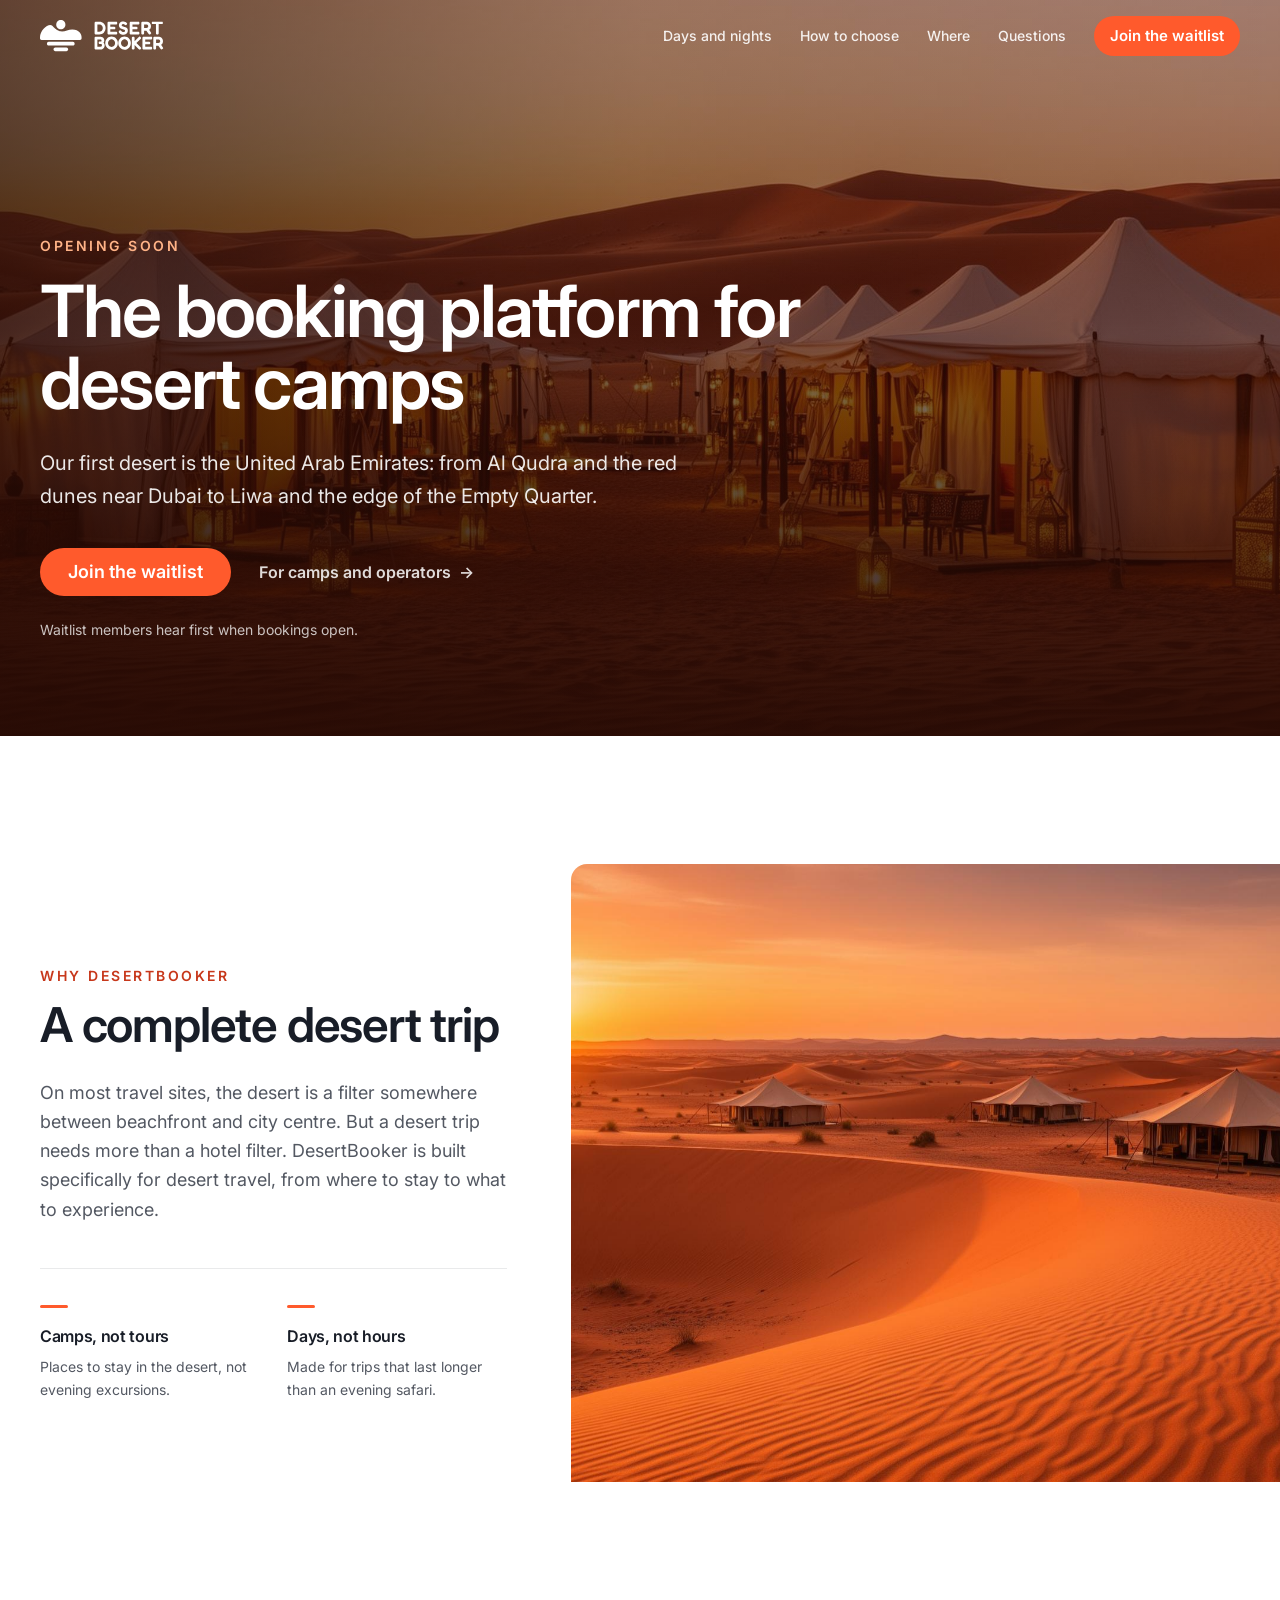
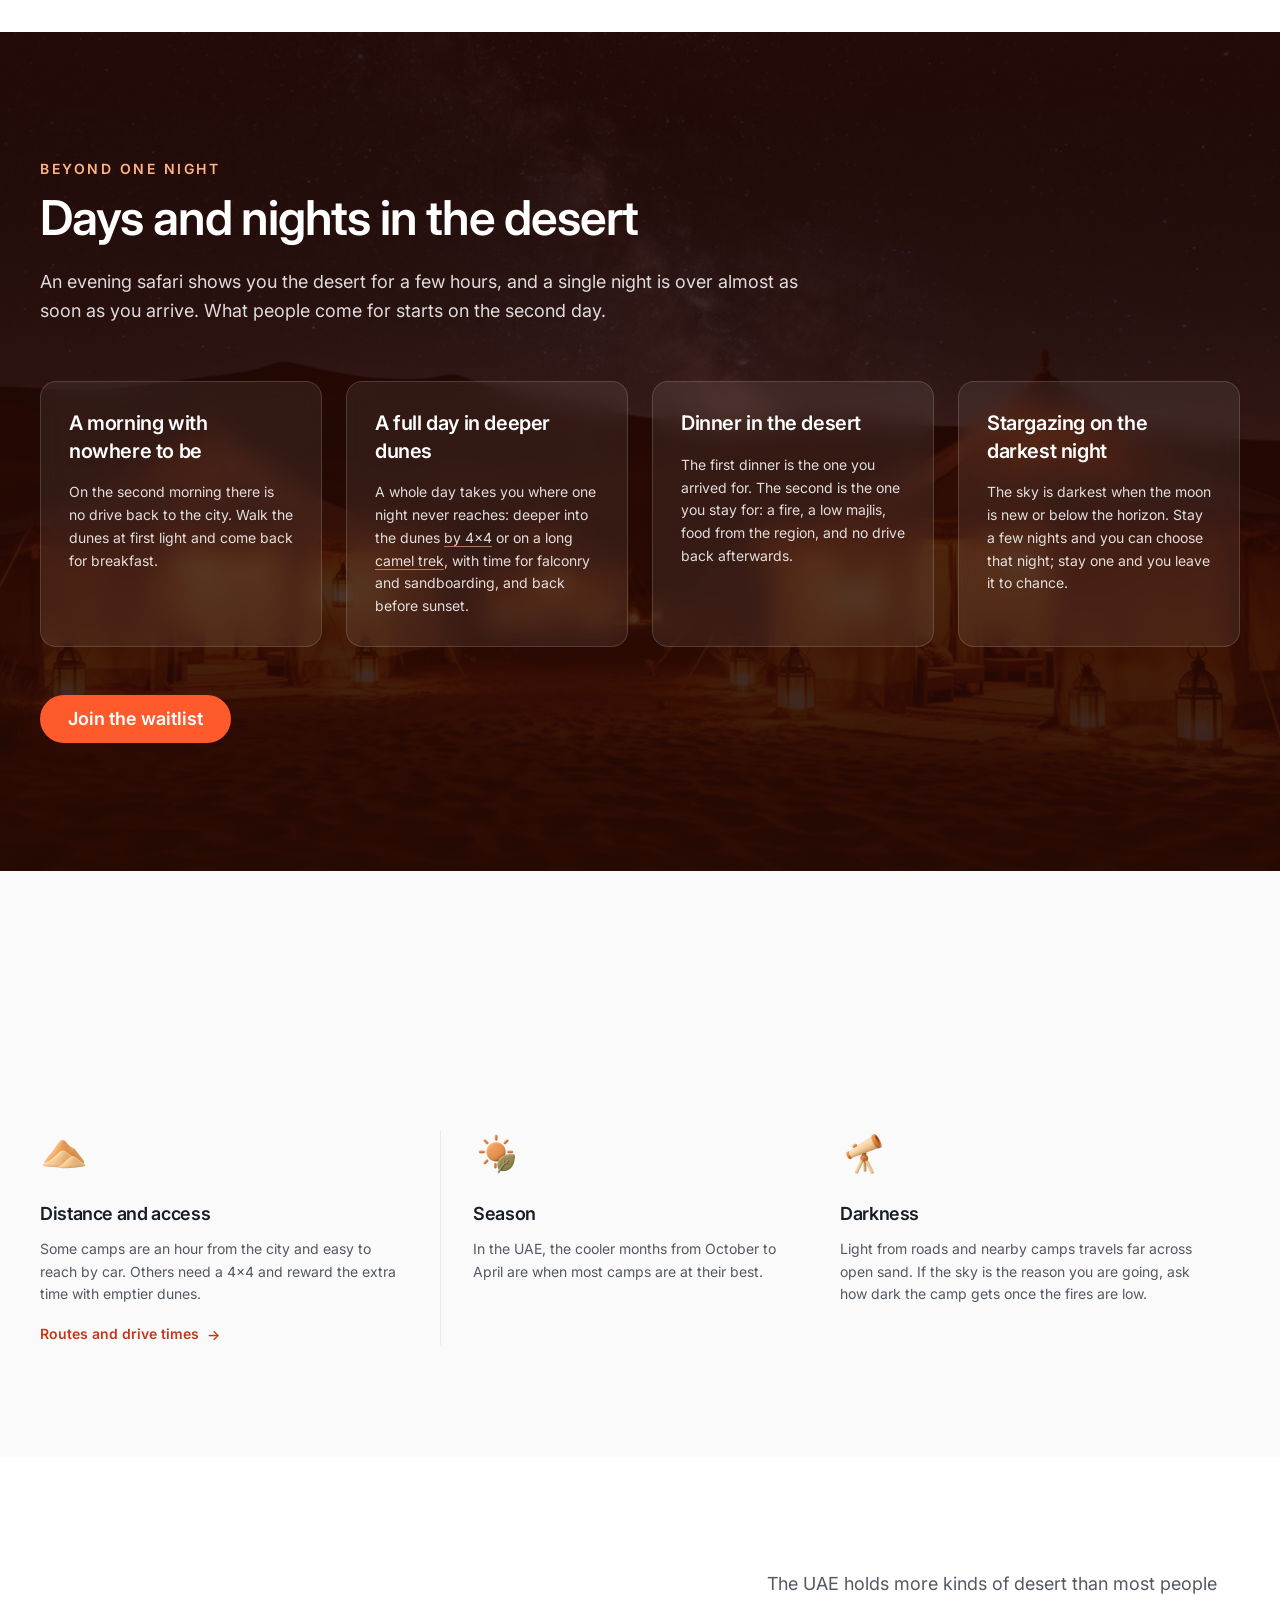
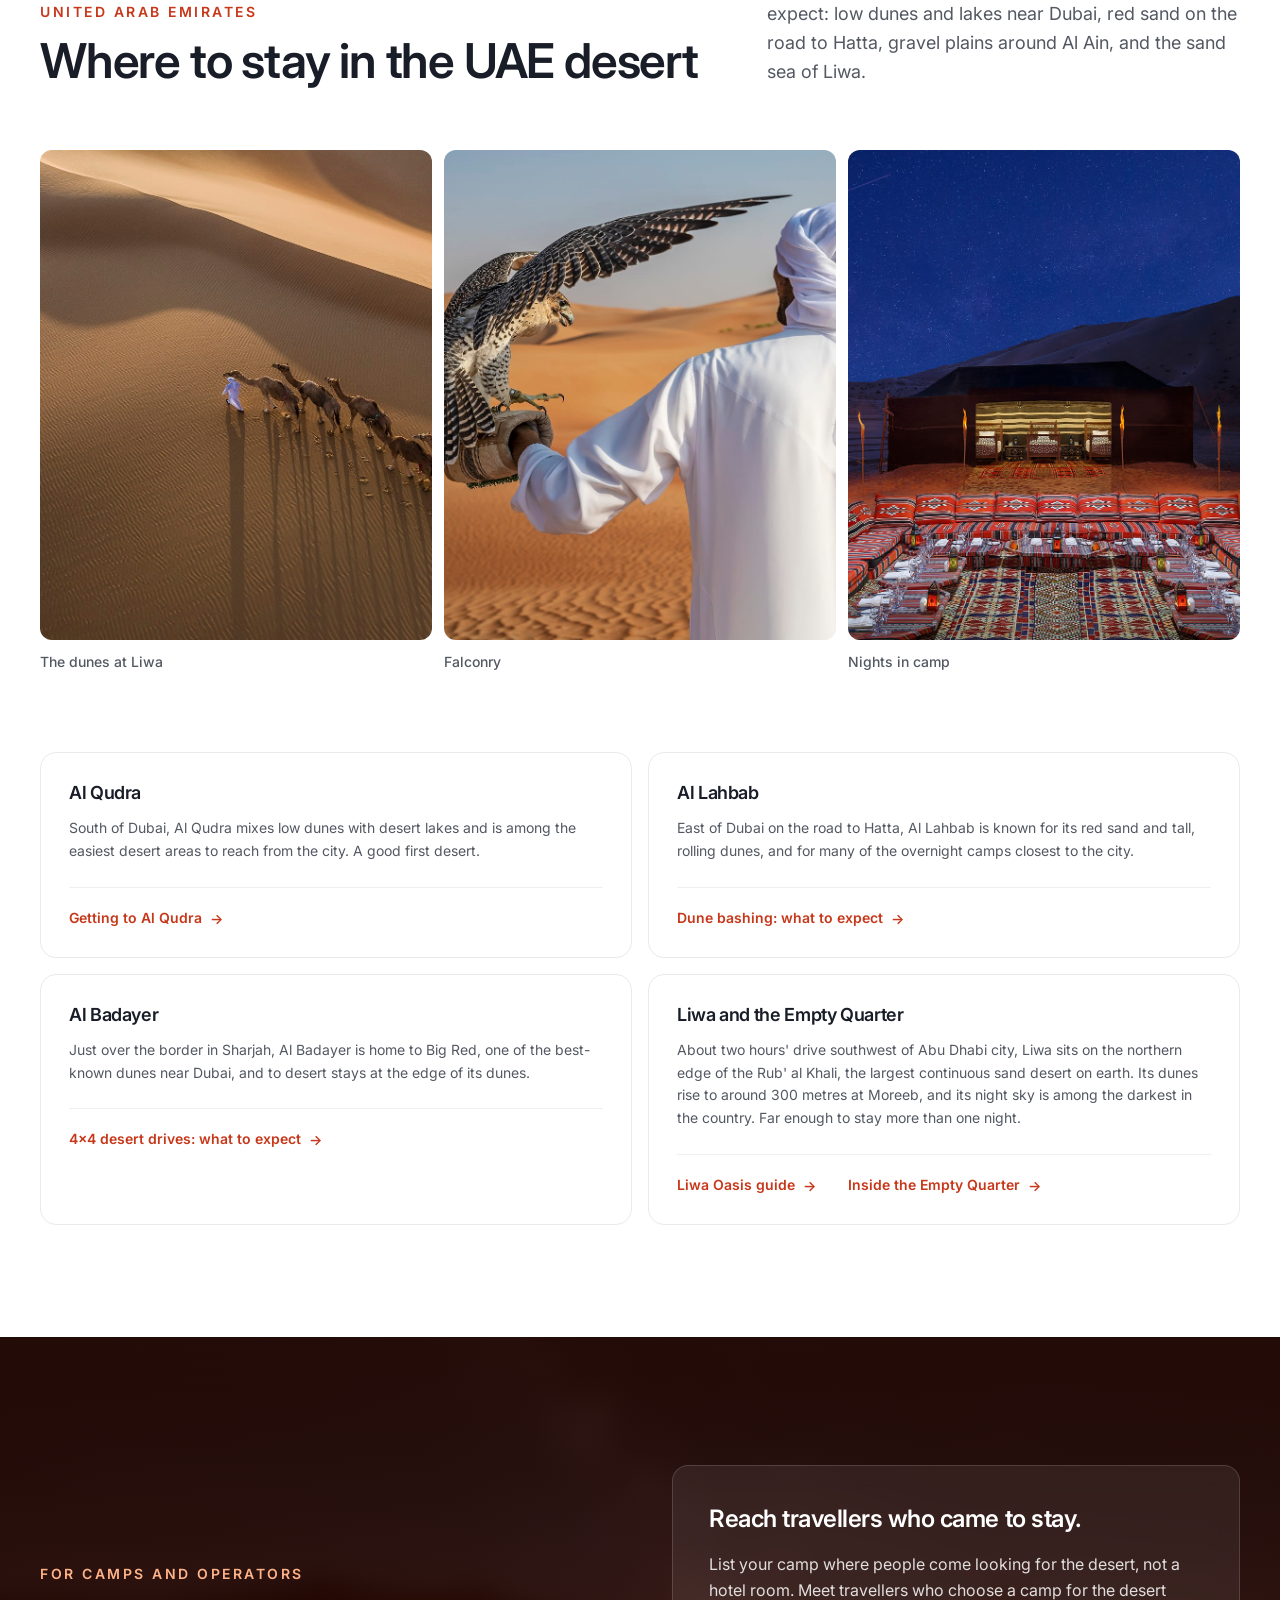
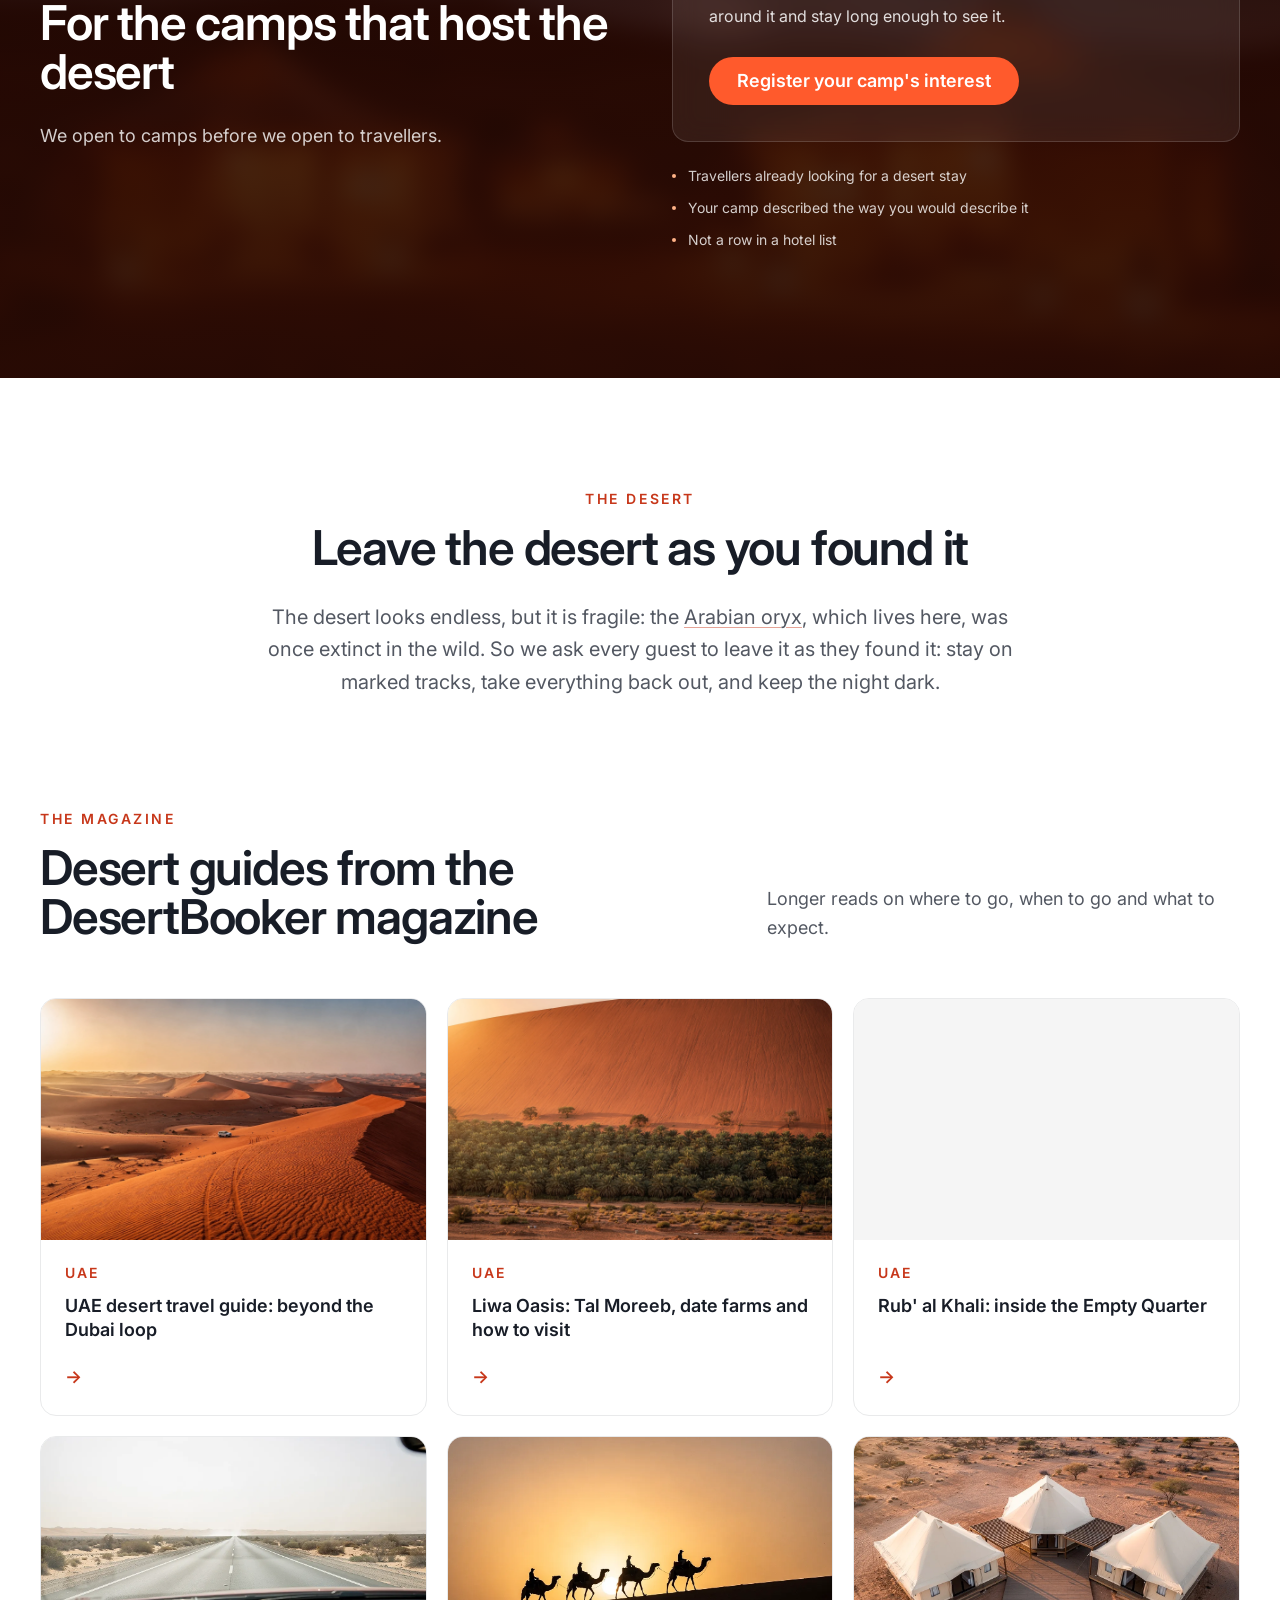
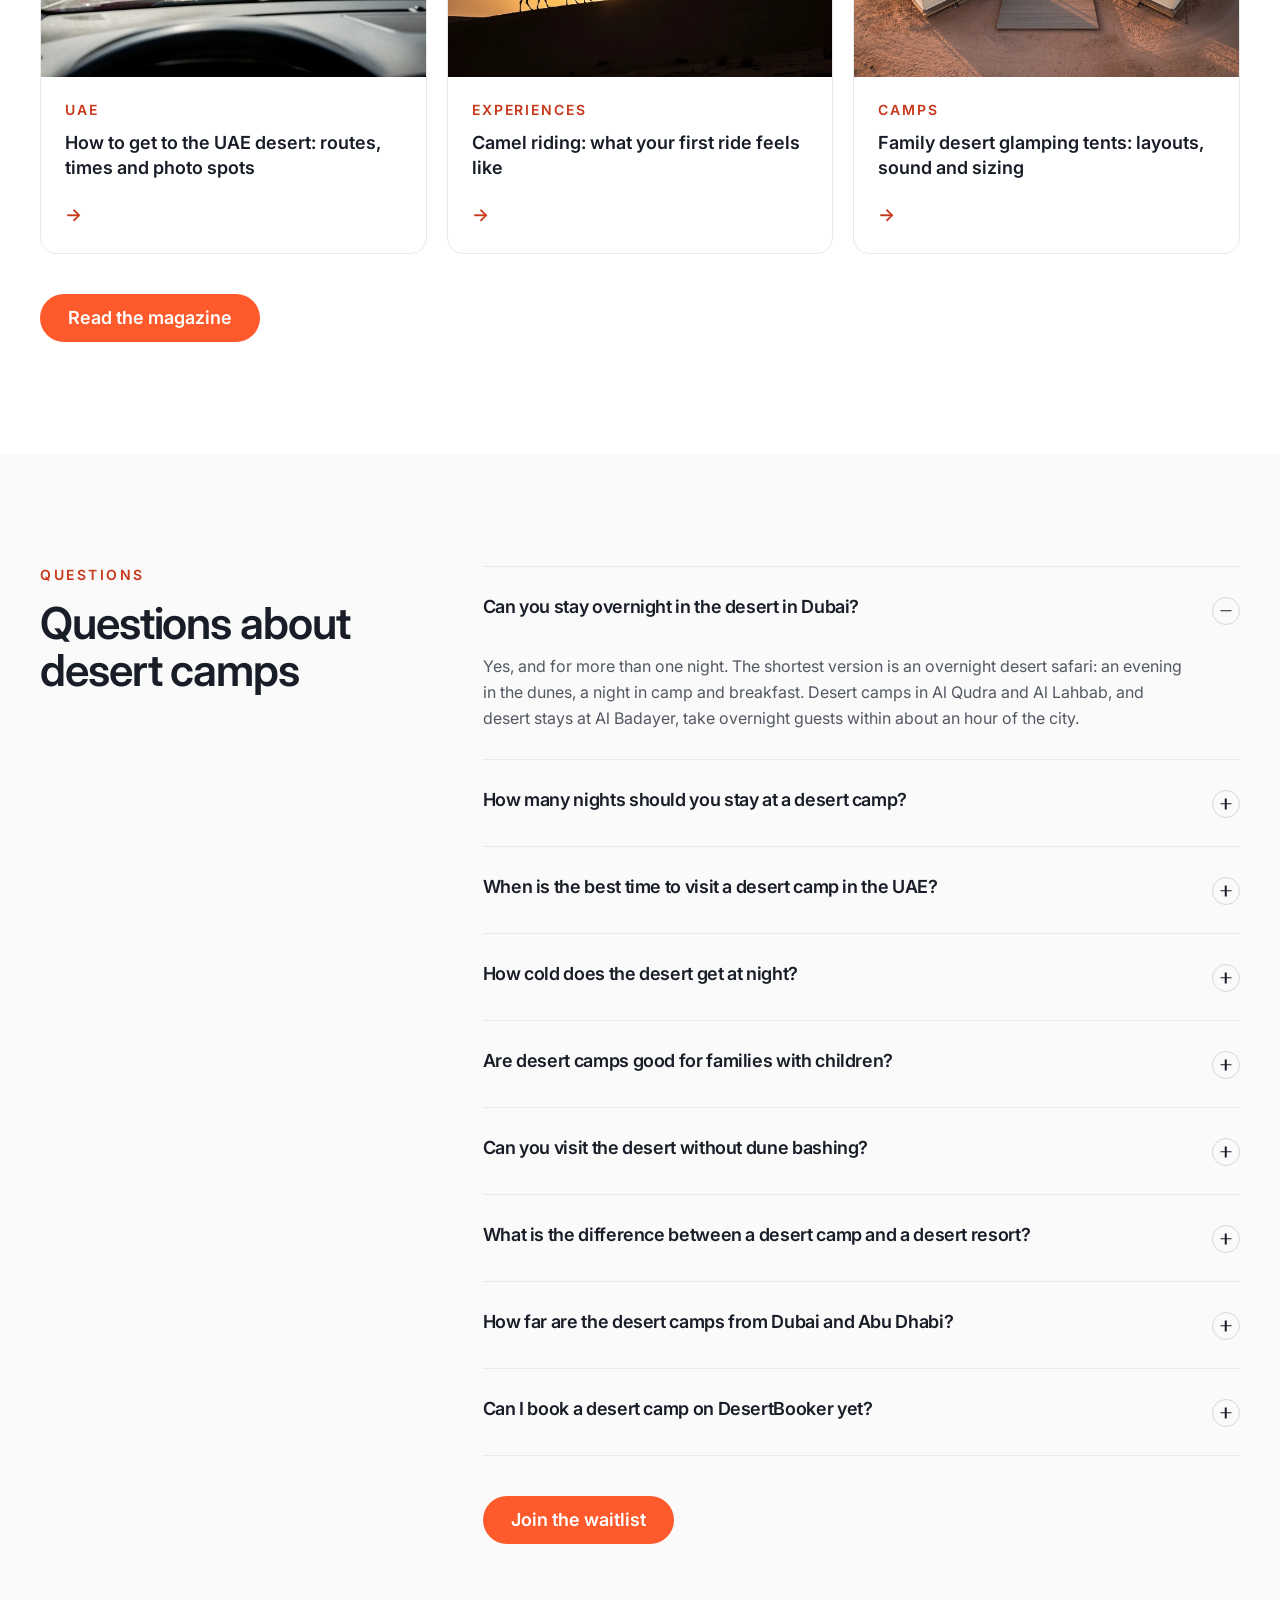
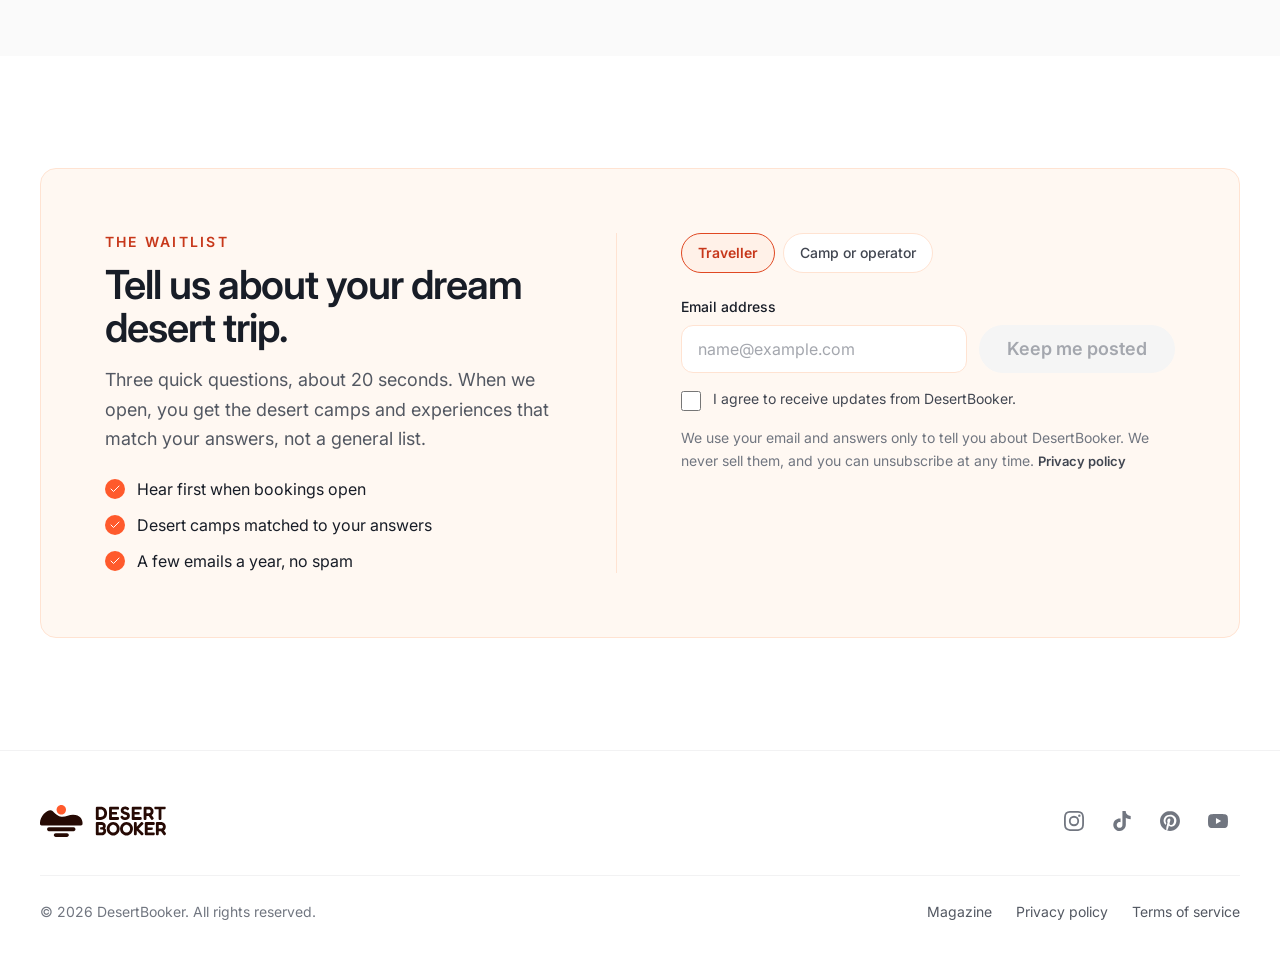
<file: index.html>
<!doctype html>
<html lang="en">
  <head>
    <meta charset="utf-8" />
    <meta name="viewport" content="width=device-width, initial-scale=1" />
    <meta name="theme-color" content="#FF5A2C" />
    <!-- Google tag (gtag.js) -->
    <script async src="https://www.googletagmanager.com/gtag/js?id=G-5NJKECRKT6"></script>
    <script>
      window.dataLayer = window.dataLayer || [];
      function gtag(){dataLayer.push(arguments);}
      gtag('js', new Date());
      gtag('config', 'G-5NJKECRKT6');
    </script>
    <!-- Google Tag Manager -->
    <script>(function(w,d,s,l,i){w[l]=w[l]||[];w[l].push({'gtm.start':
    new Date().getTime(),event:'gtm.js'});var f=d.getElementsByTagName(s)[0],
    j=d.createElement(s),dl=l!='dataLayer'?'&l='+l:'';j.async=true;j.src=
    'https://www.googletagmanager.com/gtm.js?id='+i+dl;f.parentNode.insertBefore(j,f);
    })(window,document,'script','dataLayer','GTM-546BHFXM');</script>
    <!-- End Google Tag Manager -->
    <!-- Microsoft Clarity -->
    <script type="text/javascript">
      (function(c,l,a,r,i,t,y){
          c[a]=c[a]||function(){(c[a].q=c[a].q||[]).push(arguments)};
          t=l.createElement(r);t.async=1;t.src="https://www.clarity.ms/tag/"+i;
          y=l.getElementsByTagName(r)[0];y.parentNode.insertBefore(t,y);
      })(window, document, "clarity", "script", "xsjmlmrlzq");
    </script>
    <title>Desert camps in Dubai and across the UAE | DesertBooker</title>
    <meta
      name="description"
      content="Desert camps in Dubai and across the UAE, from Al Qudra to Liwa and the Empty Quarter. Where to stay, when to go, and why one night is not enough."
    />
    <link rel="canonical" href="https://desertbooker.com/" />
    <link rel="icon" href="./assets/favicon-jxfTdqj_.svg" type="image/svg+xml" />
    <script type="module" crossorigin src="./assets/about-mg6nrk-m.js"></script>
    <link rel="modulepreload" crossorigin href="./assets/index-CvBN1mkC.js">
    <link rel="stylesheet" crossorigin href="./assets/index-xq3ehVVG.css">
    <link rel="stylesheet" crossorigin href="./assets/about-aKAs-EUY.css">
  </head>
  <body>
    <!-- Google Tag Manager (noscript) -->
    <noscript><iframe src="https://www.googletagmanager.com/ns.html?id=GTM-546BHFXM"
    height="0" width="0" style="display:none;visibility:hidden"></iframe></noscript>
    <!-- End Google Tag Manager (noscript) -->
    <div id="root"></div>
  </body>
</html>
</file>
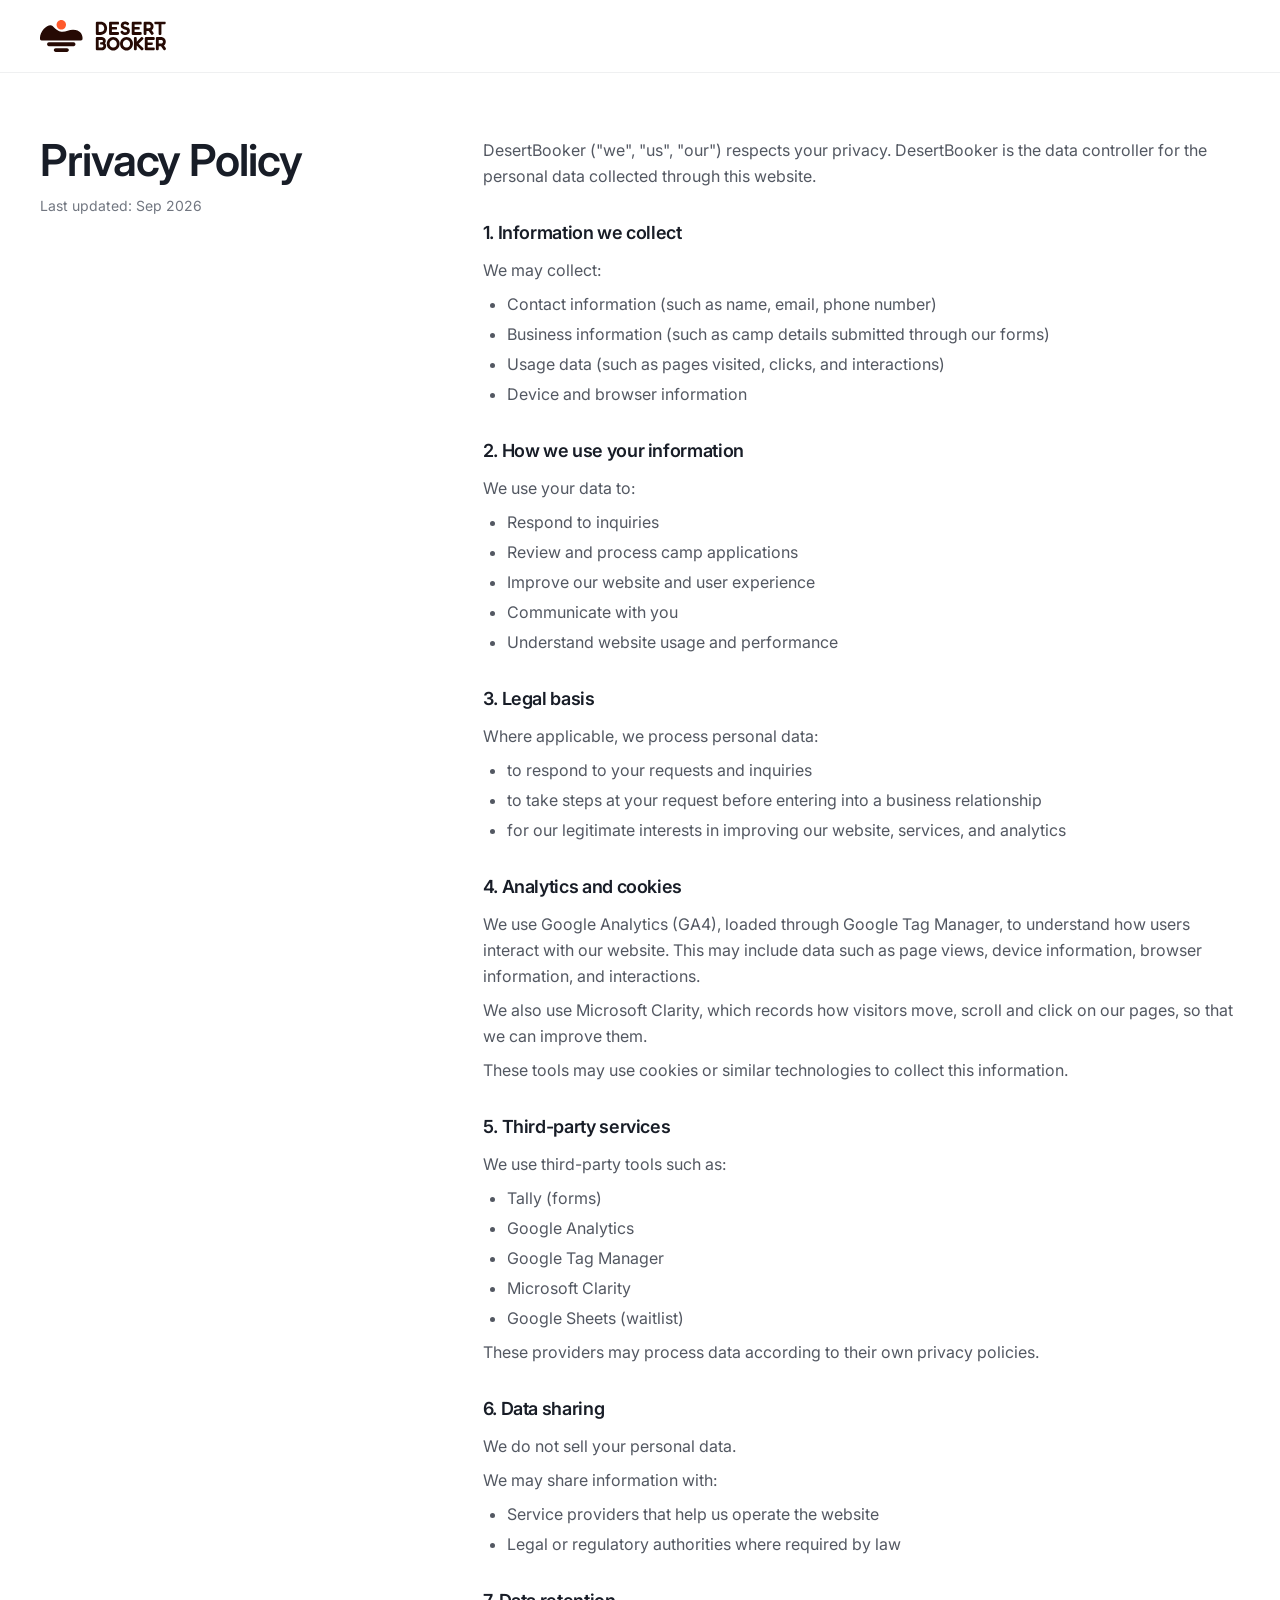
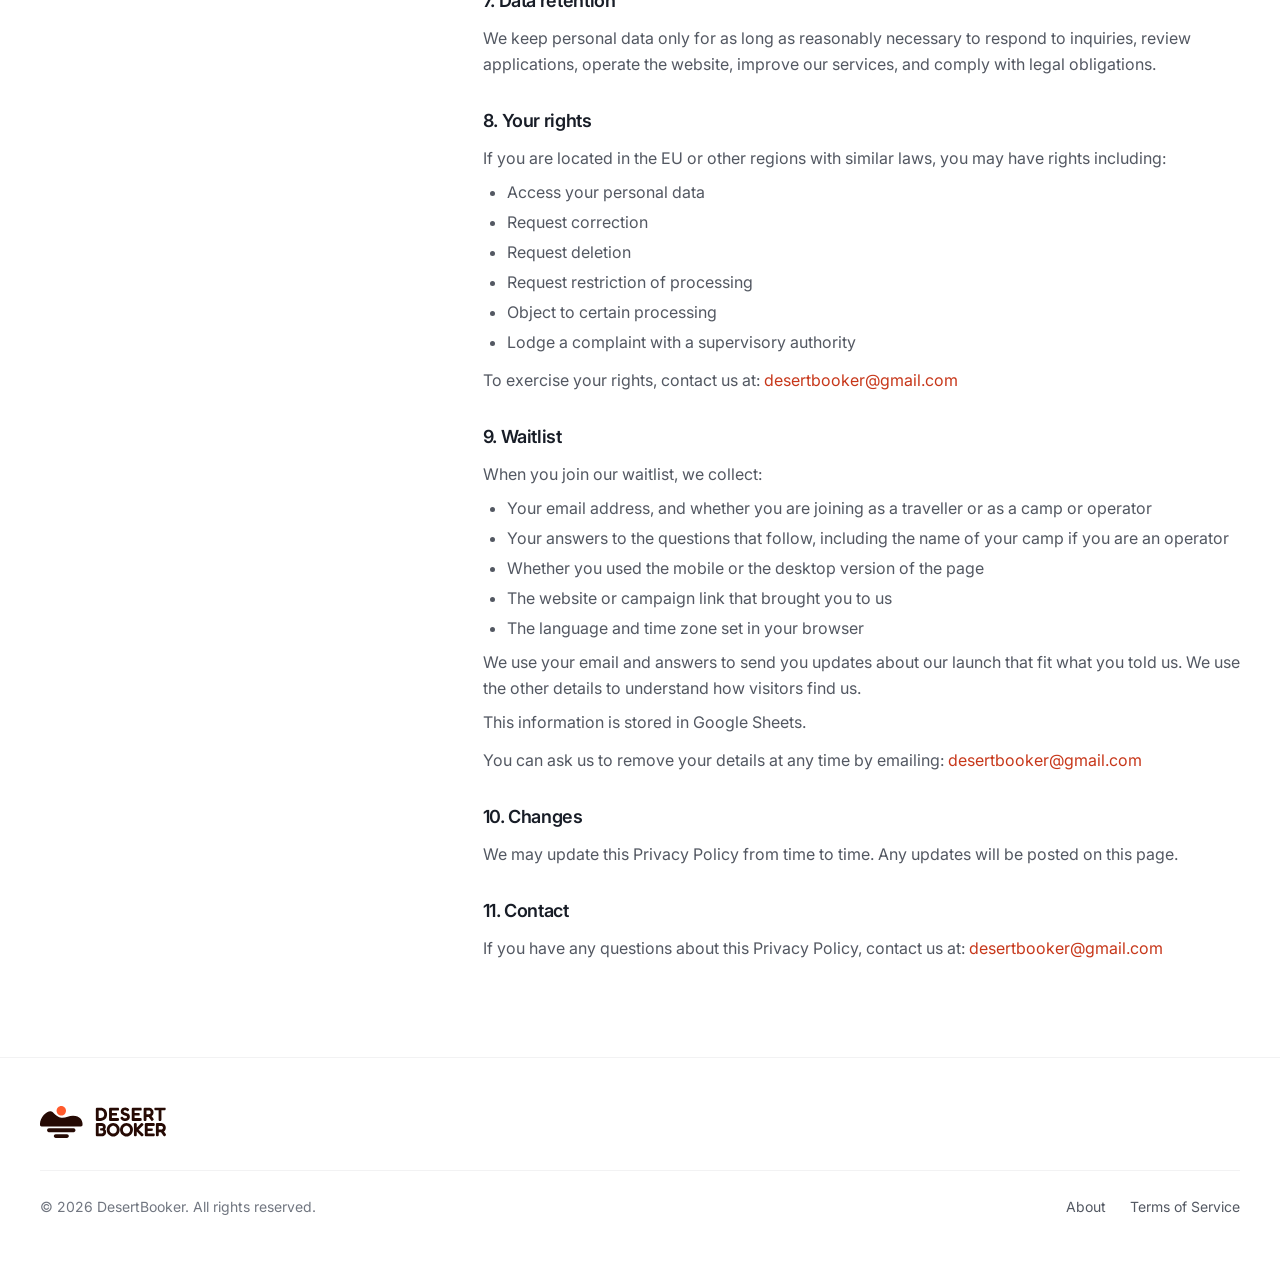
<file: privacy-policy/index.html>
<!doctype html>
<html lang="en">
  <head>
    <meta charset="utf-8" />
    <meta name="viewport" content="width=device-width, initial-scale=1" />
    <meta name="theme-color" content="#FF5A2C" />
    <!-- Google tag (gtag.js) -->
    <script async src="https://www.googletagmanager.com/gtag/js?id=G-5NJKECRKT6"></script>
    <script>
      window.dataLayer = window.dataLayer || [];
      function gtag(){dataLayer.push(arguments);}
      gtag('js', new Date());
      gtag('config', 'G-5NJKECRKT6');
    </script>
    <!-- Google Tag Manager -->
    <script>(function(w,d,s,l,i){w[l]=w[l]||[];w[l].push({'gtm.start':
    new Date().getTime(),event:'gtm.js'});var f=d.getElementsByTagName(s)[0],
    j=d.createElement(s),dl=l!='dataLayer'?'&l='+l:'';j.async=true;j.src=
    'https://www.googletagmanager.com/gtm.js?id='+i+dl;f.parentNode.insertBefore(j,f);
    })(window,document,'script','dataLayer','GTM-546BHFXM');</script>
    <!-- End Google Tag Manager -->
    <!-- Microsoft Clarity -->
    <script type="text/javascript">
      (function(c,l,a,r,i,t,y){
          c[a]=c[a]||function(){(c[a].q=c[a].q||[]).push(arguments)};
          t=l.createElement(r);t.async=1;t.src="https://www.clarity.ms/tag/"+i;
          y=l.getElementsByTagName(r)[0];y.parentNode.insertBefore(t,y);
      })(window, document, "clarity", "script", "xsjmlmrlzq");
    </script>
    <title>Privacy Policy | DesertBooker</title>
    <meta name="description" content="How DesertBooker collects, uses and protects the personal data you share through this website." />
    <link rel="canonical" href="https://desertbooker.com/privacy-policy/" />
    <link rel="icon" href="../assets/favicon-jxfTdqj_.svg" type="image/svg+xml" />
    <script type="module" crossorigin src="../assets/privacy-p-S2GF_C.js"></script>
    <link rel="modulepreload" crossorigin href="../assets/index-CvBN1mkC.js">
    <link rel="modulepreload" crossorigin href="../assets/LegalPage-_tXHJQ81.js">
    <link rel="stylesheet" crossorigin href="../assets/index-xq3ehVVG.css">
  </head>
  <body>
    <!-- Google Tag Manager (noscript) -->
    <noscript><iframe src="https://www.googletagmanager.com/ns.html?id=GTM-546BHFXM"
    height="0" width="0" style="display:none;visibility:hidden"></iframe></noscript>
    <!-- End Google Tag Manager (noscript) -->
    <div id="root"></div>
  </body>
</html>
</file>
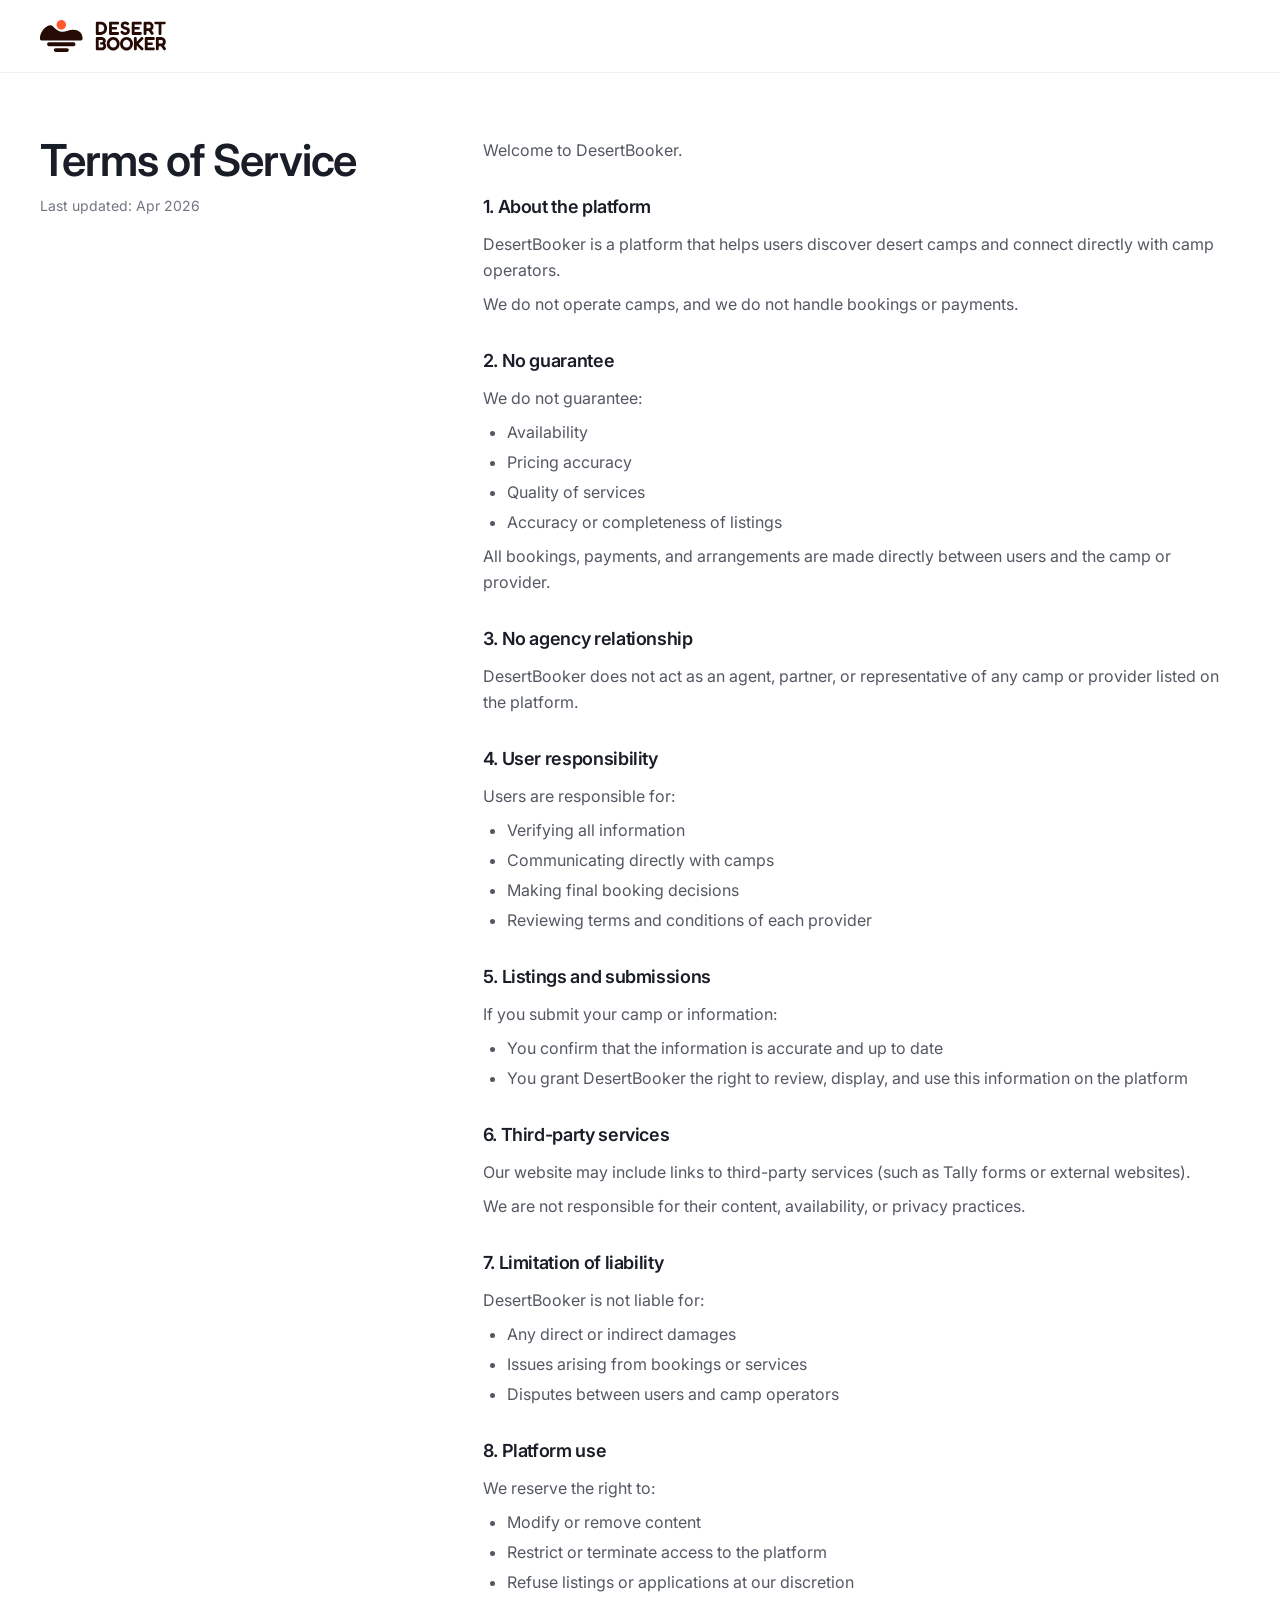
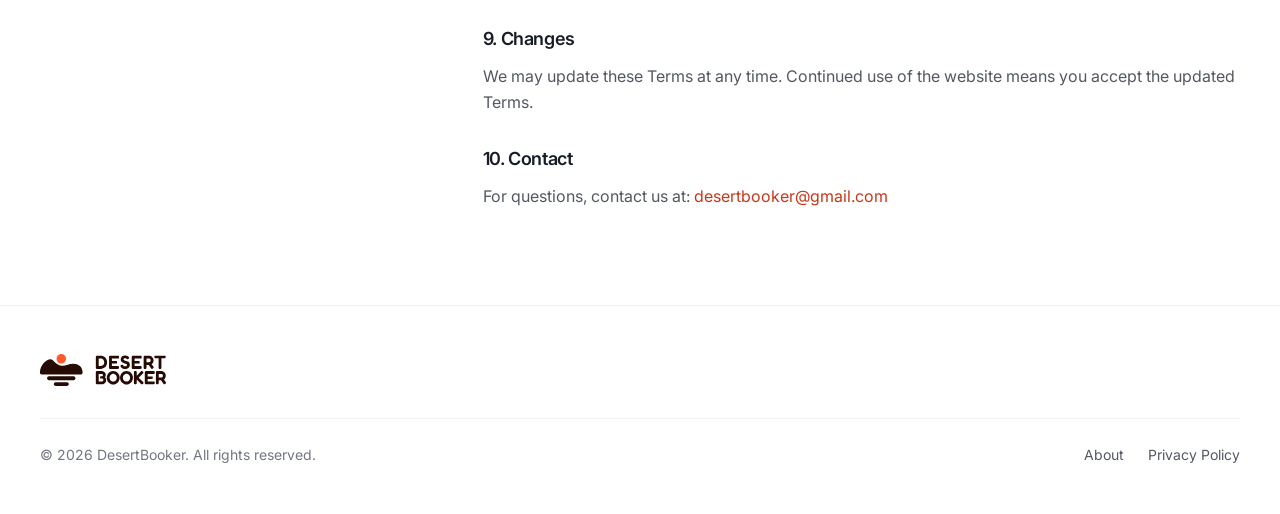
<file: terms-of-service/index.html>
<!doctype html>
<html lang="en">
  <head>
    <meta charset="utf-8" />
    <meta name="viewport" content="width=device-width, initial-scale=1" />
    <meta name="theme-color" content="#FF5A2C" />
    <!-- Google tag (gtag.js) -->
    <script async src="https://www.googletagmanager.com/gtag/js?id=G-5NJKECRKT6"></script>
    <script>
      window.dataLayer = window.dataLayer || [];
      function gtag(){dataLayer.push(arguments);}
      gtag('js', new Date());
      gtag('config', 'G-5NJKECRKT6');
    </script>
    <!-- Google Tag Manager -->
    <script>(function(w,d,s,l,i){w[l]=w[l]||[];w[l].push({'gtm.start':
    new Date().getTime(),event:'gtm.js'});var f=d.getElementsByTagName(s)[0],
    j=d.createElement(s),dl=l!='dataLayer'?'&l='+l:'';j.async=true;j.src=
    'https://www.googletagmanager.com/gtm.js?id='+i+dl;f.parentNode.insertBefore(j,f);
    })(window,document,'script','dataLayer','GTM-546BHFXM');</script>
    <!-- End Google Tag Manager -->
    <!-- Microsoft Clarity -->
    <script type="text/javascript">
      (function(c,l,a,r,i,t,y){
          c[a]=c[a]||function(){(c[a].q=c[a].q||[]).push(arguments)};
          t=l.createElement(r);t.async=1;t.src="https://www.clarity.ms/tag/"+i;
          y=l.getElementsByTagName(r)[0];y.parentNode.insertBefore(t,y);
      })(window, document, "clarity", "script", "xsjmlmrlzq");
    </script>
    <title>Terms of Service | DesertBooker</title>
    <meta name="description" content="The terms that apply when you use the DesertBooker website." />
    <link rel="canonical" href="https://desertbooker.com/terms-of-service/" />
    <link rel="icon" href="../assets/favicon-jxfTdqj_.svg" type="image/svg+xml" />
    <script type="module" crossorigin src="../assets/terms-Bjyfpzun.js"></script>
    <link rel="modulepreload" crossorigin href="../assets/index-CvBN1mkC.js">
    <link rel="modulepreload" crossorigin href="../assets/LegalPage-_tXHJQ81.js">
    <link rel="stylesheet" crossorigin href="../assets/index-xq3ehVVG.css">
  </head>
  <body>
    <!-- Google Tag Manager (noscript) -->
    <noscript><iframe src="https://www.googletagmanager.com/ns.html?id=GTM-546BHFXM"
    height="0" width="0" style="display:none;visibility:hidden"></iframe></noscript>
    <!-- End Google Tag Manager (noscript) -->
    <div id="root"></div>
  </body>
</html>
</file>
<file: assets/index-xq3ehVVG.css>
@import"https://fonts.googleapis.com/css2?family=Inter:wght@300;400;500;600&display=swap";*,:before,:after{--tw-border-spacing-x: 0;--tw-border-spacing-y: 0;--tw-translate-x: 0;--tw-translate-y: 0;--tw-rotate: 0;--tw-skew-x: 0;--tw-skew-y: 0;--tw-scale-x: 1;--tw-scale-y: 1;--tw-pan-x: ;--tw-pan-y: ;--tw-pinch-zoom: ;--tw-scroll-snap-strictness: proximity;--tw-gradient-from-position: ;--tw-gradient-via-position: ;--tw-gradient-to-position: ;--tw-ordinal: ;--tw-slashed-zero: ;--tw-numeric-figure: ;--tw-numeric-spacing: ;--tw-numeric-fraction: ;--tw-ring-inset: ;--tw-ring-offset-width: 0px;--tw-ring-offset-color: #fff;--tw-ring-color: rgb(59 130 246 / .5);--tw-ring-offset-shadow: 0 0 #0000;--tw-ring-shadow: 0 0 #0000;--tw-shadow: 0 0 #0000;--tw-shadow-colored: 0 0 #0000;--tw-blur: ;--tw-brightness: ;--tw-contrast: ;--tw-grayscale: ;--tw-hue-rotate: ;--tw-invert: ;--tw-saturate: ;--tw-sepia: ;--tw-drop-shadow: ;--tw-backdrop-blur: ;--tw-backdrop-brightness: ;--tw-backdrop-contrast: ;--tw-backdrop-grayscale: ;--tw-backdrop-hue-rotate: ;--tw-backdrop-invert: ;--tw-backdrop-opacity: ;--tw-backdrop-saturate: ;--tw-backdrop-sepia: ;--tw-contain-size: ;--tw-contain-layout: ;--tw-contain-paint: ;--tw-contain-style: }::backdrop{--tw-border-spacing-x: 0;--tw-border-spacing-y: 0;--tw-translate-x: 0;--tw-translate-y: 0;--tw-rotate: 0;--tw-skew-x: 0;--tw-skew-y: 0;--tw-scale-x: 1;--tw-scale-y: 1;--tw-pan-x: ;--tw-pan-y: ;--tw-pinch-zoom: ;--tw-scroll-snap-strictness: proximity;--tw-gradient-from-position: ;--tw-gradient-via-position: ;--tw-gradient-to-position: ;--tw-ordinal: ;--tw-slashed-zero: ;--tw-numeric-figure: ;--tw-numeric-spacing: ;--tw-numeric-fraction: ;--tw-ring-inset: ;--tw-ring-offset-width: 0px;--tw-ring-offset-color: #fff;--tw-ring-color: rgb(59 130 246 / .5);--tw-ring-offset-shadow: 0 0 #0000;--tw-ring-shadow: 0 0 #0000;--tw-shadow: 0 0 #0000;--tw-shadow-colored: 0 0 #0000;--tw-blur: ;--tw-brightness: ;--tw-contrast: ;--tw-grayscale: ;--tw-hue-rotate: ;--tw-invert: ;--tw-saturate: ;--tw-sepia: ;--tw-drop-shadow: ;--tw-backdrop-blur: ;--tw-backdrop-brightness: ;--tw-backdrop-contrast: ;--tw-backdrop-grayscale: ;--tw-backdrop-hue-rotate: ;--tw-backdrop-invert: ;--tw-backdrop-opacity: ;--tw-backdrop-saturate: ;--tw-backdrop-sepia: ;--tw-contain-size: ;--tw-contain-layout: ;--tw-contain-paint: ;--tw-contain-style: }*,:before,:after{box-sizing:border-box;border-width:0;border-style:solid;border-color:hsl(var(--gray-200))}:before,:after{--tw-content: ""}html,:host{line-height:1.5;-webkit-text-size-adjust:100%;-moz-tab-size:4;-o-tab-size:4;tab-size:4;font-family:Inter,system-ui,sans-serif;font-feature-settings:normal;font-variation-settings:normal;-webkit-tap-highlight-color:transparent}body{margin:0;line-height:inherit}hr{height:0;color:inherit;border-top-width:1px}abbr:where([title]){-webkit-text-decoration:underline dotted;text-decoration:underline dotted}h1,h2,h3,h4,h5,h6{font-size:inherit;font-weight:inherit}a{color:inherit;text-decoration:inherit}b,strong{font-weight:bolder}code,kbd,samp,pre{font-family:ui-monospace,SFMono-Regular,Menlo,Monaco,Consolas,Liberation Mono,Courier New,monospace;font-feature-settings:normal;font-variation-settings:normal;font-size:1em}small{font-size:80%}sub,sup{font-size:75%;line-height:0;position:relative;vertical-align:baseline}sub{bottom:-.25em}sup{top:-.5em}table{text-indent:0;border-color:inherit;border-collapse:collapse}button,input,optgroup,select,textarea{font-family:inherit;font-feature-settings:inherit;font-variation-settings:inherit;font-size:100%;font-weight:inherit;line-height:inherit;letter-spacing:inherit;color:inherit;margin:0;padding:0}button,select{text-transform:none}button,input:where([type=button]),input:where([type=reset]),input:where([type=submit]){-webkit-appearance:button;background-color:transparent;background-image:none}:-moz-focusring{outline:auto}:-moz-ui-invalid{box-shadow:none}progress{vertical-align:baseline}::-webkit-inner-spin-button,::-webkit-outer-spin-button{height:auto}[type=search]{-webkit-appearance:textfield;outline-offset:-2px}::-webkit-search-decoration{-webkit-appearance:none}::-webkit-file-upload-button{-webkit-appearance:button;font:inherit}summary{display:list-item}blockquote,dl,dd,h1,h2,h3,h4,h5,h6,hr,figure,p,pre{margin:0}fieldset{margin:0;padding:0}legend{padding:0}ol,ul,menu{list-style:none;margin:0;padding:0}dialog{padding:0}textarea{resize:vertical}input::-moz-placeholder,textarea::-moz-placeholder{opacity:1;color:hsl(var(--gray-400))}input::placeholder,textarea::placeholder{opacity:1;color:hsl(var(--gray-400))}button,[role=button]{cursor:pointer}:disabled{cursor:default}img,svg,video,canvas,audio,iframe,embed,object{display:block;vertical-align:middle}img,video{max-width:100%;height:auto}[hidden]:where(:not([hidden=until-found])){display:none}:root{--brand-25: 28 100% 97.5%;--brand-50: 23 100% 95.5%;--brand-100: 23 100% 91.2%;--brand-200: 21 100% 83.7%;--brand-300: 22 100% 76.5%;--brand-400: 20 100% 65.5%;--brand-500: 13 100% 58.6%;--brand-600: 12 75.4% 50.6%;--brand-700: 10 76.9% 44.1%;--brand-800: 10 79.2% 30.2%;--brand-900: 11 80.5% 16.1%;--brand-950: 11 81% 8.2%;--brand-primary: var(--brand-500);--brand-dark: var(--brand-600);--brand-warm: var(--brand-400);--brand-teal: var(--brand-800);--brand-mist: var(--brand-200);--white: 0 0% 100%;--gray-25: 0 0% 99.2%;--gray-50: 0 0% 98%;--gray-100: 0 0% 96.1%;--gray-200: 210 4.8% 91.8%;--gray-300: 216 6.3% 84.5%;--gray-400: 222 5.8% 66.3%;--gray-500: 220 6.2% 47.3%;--gray-600: 220 8.3% 35.5%;--gray-700: 221 11% 28.6%;--gray-800: 220 19.6% 18%;--gray-900: 220 23.8% 12.4%;--gray-950: 218 28.6% 5.5%;--off-white: var(--gray-50);--neutral-50: var(--gray-100);--neutral-100: var(--gray-200);--neutral-200: var(--gray-300);--neutral-400: var(--gray-500);--neutral-600: var(--gray-600);--neutral-800: var(--gray-800);--neutral-900: var(--gray-900);--success-50: 145 81% 96%;--success-500: 152 77.1% 39.4%;--success-700: 155 90.3% 24.3%;--warning-50: 45 100% 96.1%;--warning-500: 34 93.7% 50.2%;--warning-700: 22 91.5% 37.1%;--error-50: 4 86% 97.1%;--error-500: 4 86% 58%;--error-600: 4 74.3% 48.8%;--error-700: 4 76.5% 40%;--background: var(--white);--foreground: var(--gray-800);--card: var(--white);--card-foreground: var(--gray-800);--popover: var(--white);--popover-foreground: var(--gray-800);--primary: var(--brand-500);--primary-foreground: var(--white);--secondary: var(--gray-100);--secondary-foreground: var(--gray-800);--muted: var(--gray-100);--muted-foreground: var(--gray-500);--accent: var(--gray-100);--accent-foreground: var(--gray-900);--destructive: var(--error-600);--destructive-foreground: 0 0% 100%;--border: var(--gray-200);--input: var(--gray-300);--ring: var(--brand-500);--radius: .75rem;--sidebar-background: var(--gray-50);--sidebar-foreground: var(--gray-800);--sidebar-primary: var(--brand-500);--sidebar-primary-foreground: var(--white);--sidebar-accent: var(--gray-100);--sidebar-accent-foreground: var(--gray-800);--sidebar-border: var(--gray-200);--sidebar-ring: var(--brand-500)}.dark{color-scheme:light}*{border-color:hsl(var(--border))}html{-webkit-text-size-adjust:100%}body{background-color:hsl(var(--background));color:hsl(var(--foreground));font-family:Inter,-apple-system,BlinkMacSystemFont,Segoe UI,sans-serif;font-size:.875rem;font-weight:400;line-height:1.65;color:hsl(var(--neutral-800));-webkit-font-smoothing:antialiased;-moz-osx-font-smoothing:grayscale;text-rendering:optimizeLegibility}h1,h2,h3,h4,h5,h6{color:hsl(var(--neutral-900));font-weight:400;letter-spacing:-.02em;line-height:1.2}.\!container{width:100%!important;margin-right:auto!important;margin-left:auto!important;padding-right:1.5rem!important;padding-left:1.5rem!important}.container{width:100%;margin-right:auto;margin-left:auto;padding-right:1.5rem;padding-left:1.5rem}@media (min-width: 1280px){.\!container{max-width:1280px!important}.container{max-width:1280px}}.sr-only{position:absolute;width:1px;height:1px;padding:0;margin:-1px;overflow:hidden;clip:rect(0,0,0,0);white-space:nowrap;border-width:0}.pointer-events-none{pointer-events:none}.pointer-events-auto{pointer-events:auto}.\!visible{visibility:visible!important}.visible{visibility:visible}.invisible{visibility:hidden}.collapse{visibility:collapse}.static{position:static}.fixed{position:fixed}.absolute{position:absolute}.relative{position:relative}.sticky{position:sticky}.inset-0{top:0;right:0;bottom:0;left:0}.inset-x-0{left:0;right:0}.inset-x-4{left:1rem;right:1rem}.inset-x-6{left:1.5rem;right:1.5rem}.inset-x-8{left:2rem;right:2rem}.inset-y-0{top:0;bottom:0}.inset-y-2{top:.5rem;bottom:.5rem}.inset-y-4{top:1rem;bottom:1rem}.inset-y-6{top:1.5rem;bottom:1.5rem}.-bottom-12{bottom:-3rem}.-left-12{left:-3rem}.-left-3{left:-.75rem}.-left-\[9999px\]{left:-9999px}.-right-1\.5{right:-.375rem}.-right-12{right:-3rem}.-right-3{right:-.75rem}.-top-1\.5{top:-.375rem}.-top-12{top:-3rem}.bottom-0{bottom:0}.bottom-16{bottom:4rem}.bottom-2{bottom:.5rem}.bottom-2\.5{bottom:.625rem}.bottom-3{bottom:.75rem}.bottom-4{bottom:1rem}.bottom-6{bottom:1.5rem}.left-0{left:0}.left-1{left:.25rem}.left-1\/2{left:50%}.left-2{left:.5rem}.left-3{left:.75rem}.left-4{left:1rem}.left-6{left:1.5rem}.left-\[50\%\]{left:50%}.right-0{right:0}.right-1{right:.25rem}.right-12{right:3rem}.right-2{right:.5rem}.right-2\.5{right:.625rem}.right-3{right:.75rem}.right-4{right:1rem}.right-6{right:1.5rem}.top-0{top:0}.top-1\.5{top:.375rem}.top-1\/2{top:50%}.top-2{top:.5rem}.top-2\.5{top:.625rem}.top-24{top:6rem}.top-3{top:.75rem}.top-3\.5{top:.875rem}.top-4{top:1rem}.top-6{top:1.5rem}.top-\[1px\]{top:1px}.top-\[50\%\]{top:50%}.top-\[60\%\]{top:60%}.top-\[80px\]{top:80px}.top-\[calc\(theme\(spacing\.header\)_\+_theme\(spacing\.filterbar\)\)\]{top:calc(72px + 3.5rem)}.top-\[var\(--sheet-usable-top\)\]{top:var(--sheet-usable-top)}.top-full{top:100%}.top-header-m{top:56px}.isolate{isolation:isolate}.z-0{z-index:0}.z-10{z-index:10}.z-20{z-index:20}.z-30{z-index:30}.z-40{z-index:40}.z-50{z-index:50}.z-\[1000\]{z-index:1000}.z-\[100\]{z-index:100}.z-\[1\]{z-index:1}.z-\[35\]{z-index:35}.z-\[45\]{z-index:45}.z-\[500\]{z-index:500}.z-\[60\]{z-index:60}.z-\[70\]{z-index:70}.z-\[80\]{z-index:80}.order-1{order:1}.order-2{order:2}.order-3{order:3}.order-4{order:4}.order-5{order:5}.order-6{order:6}.order-7{order:7}.col-span-2{grid-column:span 2 / span 2}.row-span-2{grid-row:span 2 / span 2}.m-0{margin:0}.-mx-0{margin-left:-0px;margin-right:-0px}.-mx-1{margin-left:-.25rem;margin-right:-.25rem}.-mx-4{margin-left:-1rem;margin-right:-1rem}.-mx-5{margin-left:-1.25rem;margin-right:-1.25rem}.-mx-6{margin-left:-1.5rem;margin-right:-1.5rem}.-my-1{margin-top:-.25rem;margin-bottom:-.25rem}.mx-0\.5{margin-left:.125rem;margin-right:.125rem}.mx-1{margin-left:.25rem;margin-right:.25rem}.mx-1\.5{margin-left:.375rem;margin-right:.375rem}.mx-2{margin-left:.5rem;margin-right:.5rem}.mx-3{margin-left:.75rem;margin-right:.75rem}.mx-3\.5{margin-left:.875rem;margin-right:.875rem}.mx-4{margin-left:1rem;margin-right:1rem}.mx-auto{margin-left:auto;margin-right:auto}.my-0\.5{margin-top:.125rem;margin-bottom:.125rem}.my-1{margin-top:.25rem;margin-bottom:.25rem}.my-1\.5{margin-top:.375rem;margin-bottom:.375rem}.my-14{margin-top:3.5rem;margin-bottom:3.5rem}.my-2{margin-top:.5rem;margin-bottom:.5rem}.my-5{margin-top:1.25rem;margin-bottom:1.25rem}.my-auto{margin-top:auto;margin-bottom:auto}.-ml-1{margin-left:-.25rem}.-ml-2{margin-left:-.5rem}.-ml-4{margin-left:-1rem}.-mr-1{margin-right:-.25rem}.-mr-2{margin-right:-.5rem}.-mt-1{margin-top:-.25rem}.-mt-4{margin-top:-1rem}.-mt-6{margin-top:-1.5rem}.-mt-header-m{margin-top:-56px}.mb-0\.5{margin-bottom:.125rem}.mb-1{margin-bottom:.25rem}.mb-1\.5{margin-bottom:.375rem}.mb-10{margin-bottom:2.5rem}.mb-16{margin-bottom:4rem}.mb-2{margin-bottom:.5rem}.mb-2\.5{margin-bottom:.625rem}.mb-3{margin-bottom:.75rem}.mb-3\.5{margin-bottom:.875rem}.mb-4{margin-bottom:1rem}.mb-5{margin-bottom:1.25rem}.mb-6{margin-bottom:1.5rem}.mb-7{margin-bottom:1.75rem}.mb-8{margin-bottom:2rem}.ml-0\.5{margin-left:.125rem}.ml-1{margin-left:.25rem}.ml-1\.5{margin-left:.375rem}.ml-auto{margin-left:auto}.mr-1{margin-right:.25rem}.mr-1\.5{margin-right:.375rem}.mr-2{margin-right:.5rem}.mt-0{margin-top:0}.mt-0\.5{margin-top:.125rem}.mt-1{margin-top:.25rem}.mt-1\.5{margin-top:.375rem}.mt-10{margin-top:2.5rem}.mt-11{margin-top:2.75rem}.mt-12{margin-top:3rem}.mt-14{margin-top:3.5rem}.mt-16{margin-top:4rem}.mt-2{margin-top:.5rem}.mt-2\.5{margin-top:.625rem}.mt-20{margin-top:5rem}.mt-24{margin-top:6rem}.mt-3{margin-top:.75rem}.mt-3\.5{margin-top:.875rem}.mt-4{margin-top:1rem}.mt-5{margin-top:1.25rem}.mt-6{margin-top:1.5rem}.mt-7{margin-top:1.75rem}.mt-8{margin-top:2rem}.mt-9{margin-top:2.25rem}.mt-\[6px\]{margin-top:6px}.mt-auto{margin-top:auto}.mt-px{margin-top:1px}.line-clamp-1{overflow:hidden;display:-webkit-box;-webkit-box-orient:vertical;-webkit-line-clamp:1}.line-clamp-2{overflow:hidden;display:-webkit-box;-webkit-box-orient:vertical;-webkit-line-clamp:2}.block{display:block}.inline-block{display:inline-block}.inline{display:inline}.flex{display:flex}.inline-flex{display:inline-flex}.table{display:table}.grid{display:grid}.inline-grid{display:inline-grid}.contents{display:contents}.hidden{display:none}.aspect-\[16\/10\]{aspect-ratio:16/10}.aspect-\[16\/9\]{aspect-ratio:16/9}.aspect-\[3\/2\]{aspect-ratio:3/2}.aspect-\[4\/3\]{aspect-ratio:4/3}.aspect-\[4\/5\]{aspect-ratio:4/5}.aspect-\[5\/3\]{aspect-ratio:5/3}.aspect-square{aspect-ratio:1 / 1}.aspect-video{aspect-ratio:16 / 9}.size-4{width:1rem;height:1rem}.h-0{height:0px}.h-1{height:.25rem}.h-1\.5{height:.375rem}.h-1\/2{height:50%}.h-10{height:2.5rem}.h-11{height:2.75rem}.h-12{height:3rem}.h-14{height:3.5rem}.h-16{height:4rem}.h-2{height:.5rem}.h-2\.5{height:.625rem}.h-2\/3{height:66.666667%}.h-20{height:5rem}.h-3{height:.75rem}.h-3\.5{height:.875rem}.h-4{height:1rem}.h-44{height:11rem}.h-5{height:1.25rem}.h-52{height:13rem}.h-56{height:14rem}.h-6{height:1.5rem}.h-7{height:1.75rem}.h-8{height:2rem}.h-9{height:2.25rem}.h-\[\.75rem\]{height:.75rem}.h-\[\.8125rem\]{height:.8125rem}.h-\[\.875rem\]{height:.875rem}.h-\[\.9375rem\]{height:.9375rem}.h-\[0\.1875rem\]{height:.1875rem}.h-\[1\.25em\]{height:1.25em}.h-\[1\.375rem\]{height:1.375rem}.h-\[1\.5em\]{height:1.5em}.h-\[100dvh\]{height:100dvh}.h-\[16\.25rem\]{height:16.25rem}.h-\[16rem\]{height:16rem}.h-\[1em\]{height:1em}.h-\[1px\]{height:1px}.h-\[2\.25em\]{height:2.25em}.h-\[2\.75em\]{height:2.75em}.h-\[2\.75rem\]{height:2.75rem}.h-\[220px\]{height:220px}.h-\[240px\]{height:240px}.h-\[26\.25rem\]{height:26.25rem}.h-\[260px\]{height:260px}.h-\[26rem\]{height:26rem}.h-\[280px\]{height:280px}.h-\[3\.5em\]{height:3.5em}.h-\[30rem\]{height:30rem}.h-\[36rem\]{height:36rem}.h-\[50vh\]{height:50vh}.h-\[58px\]{height:58px}.h-\[64px\]{height:64px}.h-\[calc\(100dvh_-_theme\(spacing\.header\)_-_theme\(spacing\.filterbar\)\)\]{height:calc(100dvh - 72px - 3.5rem)}.h-\[calc\(100dvh_-_theme\(spacing\.header-m\)_-_theme\(spacing\.filterbar-m\)\)\]{height:calc(100dvh - 56px - 3rem)}.h-\[calc\(100vh-96px\)\]{height:calc(100vh - 96px)}.h-\[var\(--radix-navigation-menu-viewport-height\)\]{height:var(--radix-navigation-menu-viewport-height)}.h-\[var\(--radix-select-trigger-height\)\]{height:var(--radix-select-trigger-height)}.h-\[var\(--sheet-usable-h\)\]{height:var(--sheet-usable-h)}.h-auto{height:auto}.h-filterbar-m{height:3rem}.h-full{height:100%}.h-header{height:72px}.h-header-m{height:56px}.h-px{height:1px}.h-svh{height:100svh}.h-taskbar-m{height:3.5rem}.max-h-0{max-height:0px}.max-h-96{max-height:24rem}.max-h-\[100dvh\]{max-height:100dvh}.max-h-\[21rem\]{max-height:21rem}.max-h-\[22\.5rem\]{max-height:22.5rem}.max-h-\[22rem\]{max-height:22rem}.max-h-\[300px\]{max-height:300px}.max-h-\[32rem\]{max-height:32rem}.max-h-\[36px\]{max-height:36px}.max-h-\[75vh\]{max-height:75vh}.max-h-\[80dvh\]{max-height:80dvh}.max-h-\[80vh\]{max-height:80vh}.max-h-\[85dvh\]{max-height:85dvh}.max-h-\[85vh\]{max-height:85vh}.max-h-\[88dvh\]{max-height:88dvh}.max-h-\[88vh\]{max-height:88vh}.max-h-\[92vh\]{max-height:92vh}.max-h-filterbar-m{max-height:3rem}.max-h-full{max-height:100%}.max-h-screen{max-height:100vh}.min-h-0{min-height:0px}.min-h-10{min-height:2.5rem}.min-h-11{min-height:2.75rem}.min-h-\[100dvh\]{min-height:100dvh}.min-h-\[100svh\]{min-height:100svh}.min-h-\[2\.25rem\]{min-height:2.25rem}.min-h-\[2\.75rem\]{min-height:2.75rem}.min-h-\[26rem\]{min-height:26rem}.min-h-\[3rem\]{min-height:3rem}.min-h-\[46rem\]{min-height:46rem}.min-h-\[80px\]{min-height:80px}.min-h-full{min-height:100%}.min-h-screen{min-height:100vh}.min-h-svh{min-height:100svh}.w-0{width:0px}.w-1{width:.25rem}.w-1\.5{width:.375rem}.w-10{width:2.5rem}.w-11{width:2.75rem}.w-12{width:3rem}.w-14{width:3.5rem}.w-16{width:4rem}.w-2{width:.5rem}.w-2\.5{width:.625rem}.w-20{width:5rem}.w-3{width:.75rem}.w-3\.5{width:.875rem}.w-3\/4{width:75%}.w-4{width:1rem}.w-44{width:11rem}.w-5{width:1.25rem}.w-6{width:1.5rem}.w-60{width:15rem}.w-64{width:16rem}.w-7{width:1.75rem}.w-72{width:18rem}.w-8{width:2rem}.w-9{width:2.25rem}.w-\[--sidebar-width\]{width:var(--sidebar-width)}.w-\[\.75rem\]{width:.75rem}.w-\[\.8125rem\]{width:.8125rem}.w-\[\.875rem\]{width:.875rem}.w-\[\.9375rem\]{width:.9375rem}.w-\[1\.25em\]{width:1.25em}.w-\[1\.5em\]{width:1.5em}.w-\[108px\]{width:108px}.w-\[13\.5rem\]{width:13.5rem}.w-\[13rem\]{width:13rem}.w-\[15\.5rem\]{width:15.5rem}.w-\[15rem\]{width:15rem}.w-\[16\.5rem\]{width:16.5rem}.w-\[16rem\]{width:16rem}.w-\[18\.5rem\]{width:18.5rem}.w-\[1em\]{width:1em}.w-\[1px\]{width:1px}.w-\[2\.25em\]{width:2.25em}.w-\[220px\]{width:220px}.w-\[22rem\]{width:22rem}.w-\[3\.25rem\]{width:3.25rem}.w-\[38\%\]{width:38%}.w-\[42\%\]{width:42%}.w-\[6\.25rem\]{width:6.25rem}.w-\[70\%\]{width:70%}.w-\[78\%\]{width:78%}.w-\[78vw\]{width:78vw}.w-\[82vw\]{width:82vw}.w-auto{width:auto}.w-fit{width:-moz-fit-content;width:fit-content}.w-full{width:100%}.w-max{width:-moz-max-content;width:max-content}.w-px{width:1px}.w-screen{width:100vw}.min-w-0{min-width:0px}.min-w-5{min-width:1.25rem}.min-w-\[12\.5rem\]{min-width:12.5rem}.min-w-\[12rem\]{min-width:12rem}.min-w-\[13rem\]{min-width:13rem}.min-w-\[16\.25rem\]{min-width:16.25rem}.min-w-\[16px\]{min-width:16px}.min-w-\[200px\]{min-width:200px}.min-w-\[240px\]{min-width:240px}.min-w-\[8rem\]{min-width:8rem}.min-w-\[9rem\]{min-width:9rem}.min-w-\[var\(--radix-select-trigger-width\)\]{min-width:var(--radix-select-trigger-width)}.min-w-max{min-width:-moz-max-content;min-width:max-content}.max-w-2xl{max-width:42rem}.max-w-3xl{max-width:48rem}.max-w-5xl{max-width:64rem}.max-w-6xl{max-width:72rem}.max-w-\[--skeleton-width\]{max-width:var(--skeleton-width)}.max-w-\[13\.75rem\]{max-width:13.75rem}.max-w-\[15rem\]{max-width:15rem}.max-w-\[20rem\]{max-width:20rem}.max-w-\[21rem\]{max-width:21rem}.max-w-\[22\.5rem\]{max-width:22.5rem}.max-w-\[24rem\]{max-width:24rem}.max-w-\[26rem\]{max-width:26rem}.max-w-\[27\.5em\]{max-width:27.5em}.max-w-\[27\.5rem\]{max-width:27.5rem}.max-w-\[28\.75rem\]{max-width:28.75rem}.max-w-\[28rem\]{max-width:28rem}.max-w-\[30rem\]{max-width:30rem}.max-w-\[320px\]{max-width:320px}.max-w-\[32rem\]{max-width:32rem}.max-w-\[34rem\]{max-width:34rem}.max-w-\[36rem\]{max-width:36rem}.max-w-\[37\.5rem\]{max-width:37.5rem}.max-w-\[40rem\]{max-width:40rem}.max-w-\[42\.5rem\]{max-width:42.5rem}.max-w-\[42rem\]{max-width:42rem}.max-w-\[440px\]{max-width:440px}.max-w-\[45rem\]{max-width:45rem}.max-w-\[46rem\]{max-width:46rem}.max-w-\[48rem\]{max-width:48rem}.max-w-\[520px\]{max-width:520px}.max-w-\[55rem\]{max-width:55rem}.max-w-\[560px\]{max-width:560px}.max-w-\[61\.25rem\]{max-width:61.25rem}.max-w-\[680px\]{max-width:680px}.max-w-\[70ch\]{max-width:70ch}.max-w-\[760px\]{max-width:760px}.max-w-\[80rem\]{max-width:80rem}.max-w-\[85\%\]{max-width:85%}.max-w-\[90vw\]{max-width:90vw}.max-w-\[calc\(100\%-2rem\)\]{max-width:calc(100% - 2rem)}.max-w-full{max-width:100%}.max-w-lg{max-width:32rem}.max-w-max{max-width:-moz-max-content;max-width:max-content}.max-w-md{max-width:28rem}.max-w-none{max-width:none}.max-w-sm{max-width:24rem}.max-w-xl{max-width:36rem}.max-w-xs{max-width:20rem}.flex-1{flex:1 1 0%}.flex-\[0_0_100\%\]{flex:0 0 100%}.flex-auto{flex:1 1 auto}.flex-none{flex:none}.flex-shrink-0{flex-shrink:0}.shrink{flex-shrink:1}.shrink-0{flex-shrink:0}.grow{flex-grow:1}.grow-0{flex-grow:0}.basis-full{flex-basis:100%}.caption-bottom{caption-side:bottom}.border-collapse{border-collapse:collapse}.-translate-x-1\/2{--tw-translate-x: -50%;transform:translate(var(--tw-translate-x),var(--tw-translate-y)) rotate(var(--tw-rotate)) skew(var(--tw-skew-x)) skewY(var(--tw-skew-y)) scaleX(var(--tw-scale-x)) scaleY(var(--tw-scale-y))}.-translate-x-px{--tw-translate-x: -1px;transform:translate(var(--tw-translate-x),var(--tw-translate-y)) rotate(var(--tw-rotate)) skew(var(--tw-skew-x)) skewY(var(--tw-skew-y)) scaleX(var(--tw-scale-x)) scaleY(var(--tw-scale-y))}.-translate-y-1\/2{--tw-translate-y: -50%;transform:translate(var(--tw-translate-x),var(--tw-translate-y)) rotate(var(--tw-rotate)) skew(var(--tw-skew-x)) skewY(var(--tw-skew-y)) scaleX(var(--tw-scale-x)) scaleY(var(--tw-scale-y))}.translate-x-\[-50\%\]{--tw-translate-x: -50%;transform:translate(var(--tw-translate-x),var(--tw-translate-y)) rotate(var(--tw-rotate)) skew(var(--tw-skew-x)) skewY(var(--tw-skew-y)) scaleX(var(--tw-scale-x)) scaleY(var(--tw-scale-y))}.translate-x-px{--tw-translate-x: 1px;transform:translate(var(--tw-translate-x),var(--tw-translate-y)) rotate(var(--tw-rotate)) skew(var(--tw-skew-x)) skewY(var(--tw-skew-y)) scaleX(var(--tw-scale-x)) scaleY(var(--tw-scale-y))}.translate-y-\[-50\%\]{--tw-translate-y: -50%;transform:translate(var(--tw-translate-x),var(--tw-translate-y)) rotate(var(--tw-rotate)) skew(var(--tw-skew-x)) skewY(var(--tw-skew-y)) scaleX(var(--tw-scale-x)) scaleY(var(--tw-scale-y))}.-rotate-90{--tw-rotate: -90deg;transform:translate(var(--tw-translate-x),var(--tw-translate-y)) rotate(var(--tw-rotate)) skew(var(--tw-skew-x)) skewY(var(--tw-skew-y)) scaleX(var(--tw-scale-x)) scaleY(var(--tw-scale-y))}.rotate-180{--tw-rotate: 180deg;transform:translate(var(--tw-translate-x),var(--tw-translate-y)) rotate(var(--tw-rotate)) skew(var(--tw-skew-x)) skewY(var(--tw-skew-y)) scaleX(var(--tw-scale-x)) scaleY(var(--tw-scale-y))}.rotate-45{--tw-rotate: 45deg;transform:translate(var(--tw-translate-x),var(--tw-translate-y)) rotate(var(--tw-rotate)) skew(var(--tw-skew-x)) skewY(var(--tw-skew-y)) scaleX(var(--tw-scale-x)) scaleY(var(--tw-scale-y))}.rotate-90{--tw-rotate: 90deg;transform:translate(var(--tw-translate-x),var(--tw-translate-y)) rotate(var(--tw-rotate)) skew(var(--tw-skew-x)) skewY(var(--tw-skew-y)) scaleX(var(--tw-scale-x)) scaleY(var(--tw-scale-y))}.scale-105{--tw-scale-x: 1.05;--tw-scale-y: 1.05;transform:translate(var(--tw-translate-x),var(--tw-translate-y)) rotate(var(--tw-rotate)) skew(var(--tw-skew-x)) skewY(var(--tw-skew-y)) scaleX(var(--tw-scale-x)) scaleY(var(--tw-scale-y))}.transform{transform:translate(var(--tw-translate-x),var(--tw-translate-y)) rotate(var(--tw-rotate)) skew(var(--tw-skew-x)) skewY(var(--tw-skew-y)) scaleX(var(--tw-scale-x)) scaleY(var(--tw-scale-y))}@keyframes pulse{50%{opacity:.5}}.animate-pulse{animation:pulse 2s cubic-bezier(.4,0,.6,1) infinite}@keyframes spin{to{transform:rotate(360deg)}}.animate-spin{animation:spin 1s linear infinite}.cursor-default{cursor:default}.cursor-grab{cursor:grab}.cursor-pointer{cursor:pointer}.cursor-text{cursor:text}.touch-none{touch-action:none}.select-none{-webkit-user-select:none;-moz-user-select:none;user-select:none}.resize-none{resize:none}.resize-y{resize:vertical}.resize{resize:both}.snap-x{scroll-snap-type:x var(--tw-scroll-snap-strictness)}.snap-mandatory{--tw-scroll-snap-strictness: mandatory}.snap-start{scroll-snap-align:start}.snap-center{scroll-snap-align:center}.scroll-mt-24{scroll-margin-top:6rem}.scroll-mt-32{scroll-margin-top:8rem}.scroll-mt-header{scroll-margin-top:72px}.scroll-mt-header-m{scroll-margin-top:56px}.scroll-pl-4{scroll-padding-left:1rem}.scroll-pl-5{scroll-padding-left:1.25rem}.list-disc{list-style-type:disc}.list-none{list-style-type:none}.appearance-none{-webkit-appearance:none;-moz-appearance:none;appearance:none}.grid-cols-1{grid-template-columns:repeat(1,minmax(0,1fr))}.grid-cols-2{grid-template-columns:repeat(2,minmax(0,1fr))}.grid-cols-3{grid-template-columns:repeat(3,minmax(0,1fr))}.grid-cols-4{grid-template-columns:repeat(4,minmax(0,1fr))}.grid-cols-6{grid-template-columns:repeat(6,minmax(0,1fr))}.grid-cols-7{grid-template-columns:repeat(7,minmax(0,1fr))}.grid-cols-\[110px_1fr\]{grid-template-columns:110px 1fr}.grid-rows-1{grid-template-rows:repeat(1,minmax(0,1fr))}.grid-rows-2{grid-template-rows:repeat(2,minmax(0,1fr))}.grid-rows-\[auto_minmax\(0\,1fr\)_auto\]{grid-template-rows:auto minmax(0,1fr) auto}.flex-row{flex-direction:row}.flex-col{flex-direction:column}.flex-col-reverse{flex-direction:column-reverse}.flex-wrap{flex-wrap:wrap}.flex-nowrap{flex-wrap:nowrap}.place-items-center{place-items:center}.content-start{align-content:flex-start}.items-start{align-items:flex-start}.items-end{align-items:flex-end}.items-center{align-items:center}.items-baseline{align-items:baseline}.items-stretch{align-items:stretch}.justify-start{justify-content:flex-start}.justify-end{justify-content:flex-end}.justify-center{justify-content:center}.justify-between{justify-content:space-between}.gap-0{gap:0px}.gap-0\.5{gap:.125rem}.gap-1{gap:.25rem}.gap-1\.5{gap:.375rem}.gap-10{gap:2.5rem}.gap-12{gap:3rem}.gap-14{gap:3.5rem}.gap-16{gap:4rem}.gap-2{gap:.5rem}.gap-2\.5{gap:.625rem}.gap-3{gap:.75rem}.gap-3\.5{gap:.875rem}.gap-4{gap:1rem}.gap-5{gap:1.25rem}.gap-6{gap:1.5rem}.gap-7{gap:1.75rem}.gap-8{gap:2rem}.gap-\[\.125em\]{gap:.125em}.gap-\[\.1875rem\]{gap:.1875rem}.gap-\[\.25em\]{gap:.25em}.gap-\[\.375em\]{gap:.375em}.gap-\[1em\]{gap:1em}.gap-x-10{-moz-column-gap:2.5rem;column-gap:2.5rem}.gap-x-2{-moz-column-gap:.5rem;column-gap:.5rem}.gap-x-2\.5{-moz-column-gap:.625rem;column-gap:.625rem}.gap-x-3{-moz-column-gap:.75rem;column-gap:.75rem}.gap-x-3\.5{-moz-column-gap:.875rem;column-gap:.875rem}.gap-x-4{-moz-column-gap:1rem;column-gap:1rem}.gap-x-5{-moz-column-gap:1.25rem;column-gap:1.25rem}.gap-x-6{-moz-column-gap:1.5rem;column-gap:1.5rem}.gap-x-7{-moz-column-gap:1.75rem;column-gap:1.75rem}.gap-x-8{-moz-column-gap:2rem;column-gap:2rem}.gap-y-0\.5{row-gap:.125rem}.gap-y-1{row-gap:.25rem}.gap-y-1\.5{row-gap:.375rem}.gap-y-12{row-gap:3rem}.gap-y-2{row-gap:.5rem}.gap-y-2\.5{row-gap:.625rem}.gap-y-3{row-gap:.75rem}.gap-y-4{row-gap:1rem}.gap-y-5{row-gap:1.25rem}.gap-y-8{row-gap:2rem}.gap-y-9{row-gap:2.25rem}.space-x-1>:not([hidden])~:not([hidden]){--tw-space-x-reverse: 0;margin-right:calc(.25rem * var(--tw-space-x-reverse));margin-left:calc(.25rem * calc(1 - var(--tw-space-x-reverse)))}.space-x-4>:not([hidden])~:not([hidden]){--tw-space-x-reverse: 0;margin-right:calc(1rem * var(--tw-space-x-reverse));margin-left:calc(1rem * calc(1 - var(--tw-space-x-reverse)))}.space-y-0>:not([hidden])~:not([hidden]){--tw-space-y-reverse: 0;margin-top:calc(0px * calc(1 - var(--tw-space-y-reverse)));margin-bottom:calc(0px * var(--tw-space-y-reverse))}.space-y-0\.5>:not([hidden])~:not([hidden]){--tw-space-y-reverse: 0;margin-top:calc(.125rem * calc(1 - var(--tw-space-y-reverse)));margin-bottom:calc(.125rem * var(--tw-space-y-reverse))}.space-y-1>:not([hidden])~:not([hidden]){--tw-space-y-reverse: 0;margin-top:calc(.25rem * calc(1 - var(--tw-space-y-reverse)));margin-bottom:calc(.25rem * var(--tw-space-y-reverse))}.space-y-1\.5>:not([hidden])~:not([hidden]){--tw-space-y-reverse: 0;margin-top:calc(.375rem * calc(1 - var(--tw-space-y-reverse)));margin-bottom:calc(.375rem * var(--tw-space-y-reverse))}.space-y-12>:not([hidden])~:not([hidden]){--tw-space-y-reverse: 0;margin-top:calc(3rem * calc(1 - var(--tw-space-y-reverse)));margin-bottom:calc(3rem * var(--tw-space-y-reverse))}.space-y-2>:not([hidden])~:not([hidden]){--tw-space-y-reverse: 0;margin-top:calc(.5rem * calc(1 - var(--tw-space-y-reverse)));margin-bottom:calc(.5rem * var(--tw-space-y-reverse))}.space-y-2\.5>:not([hidden])~:not([hidden]){--tw-space-y-reverse: 0;margin-top:calc(.625rem * calc(1 - var(--tw-space-y-reverse)));margin-bottom:calc(.625rem * var(--tw-space-y-reverse))}.space-y-3>:not([hidden])~:not([hidden]){--tw-space-y-reverse: 0;margin-top:calc(.75rem * calc(1 - var(--tw-space-y-reverse)));margin-bottom:calc(.75rem * var(--tw-space-y-reverse))}.space-y-3\.5>:not([hidden])~:not([hidden]){--tw-space-y-reverse: 0;margin-top:calc(.875rem * calc(1 - var(--tw-space-y-reverse)));margin-bottom:calc(.875rem * var(--tw-space-y-reverse))}.space-y-4>:not([hidden])~:not([hidden]){--tw-space-y-reverse: 0;margin-top:calc(1rem * calc(1 - var(--tw-space-y-reverse)));margin-bottom:calc(1rem * var(--tw-space-y-reverse))}.space-y-5>:not([hidden])~:not([hidden]){--tw-space-y-reverse: 0;margin-top:calc(1.25rem * calc(1 - var(--tw-space-y-reverse)));margin-bottom:calc(1.25rem * var(--tw-space-y-reverse))}.space-y-6>:not([hidden])~:not([hidden]){--tw-space-y-reverse: 0;margin-top:calc(1.5rem * calc(1 - var(--tw-space-y-reverse)));margin-bottom:calc(1.5rem * var(--tw-space-y-reverse))}.space-y-8>:not([hidden])~:not([hidden]){--tw-space-y-reverse: 0;margin-top:calc(2rem * calc(1 - var(--tw-space-y-reverse)));margin-bottom:calc(2rem * var(--tw-space-y-reverse))}.divide-y>:not([hidden])~:not([hidden]){--tw-divide-y-reverse: 0;border-top-width:calc(1px * calc(1 - var(--tw-divide-y-reverse)));border-bottom-width:calc(1px * var(--tw-divide-y-reverse))}.divide-border>:not([hidden])~:not([hidden]){border-color:hsl(var(--border))}.divide-border\/60>:not([hidden])~:not([hidden]){border-color:hsl(var(--border) / .6)}.divide-brand-100>:not([hidden])~:not([hidden]){border-color:hsl(var(--brand-100))}.self-start{align-self:flex-start}.self-center{align-self:center}.self-stretch{align-self:stretch}.justify-self-center{justify-self:center}.overflow-auto{overflow:auto}.overflow-hidden{overflow:hidden}.overflow-visible{overflow:visible}.overflow-x-auto{overflow-x:auto}.overflow-y-auto{overflow-y:auto}.overflow-x-hidden{overflow-x:hidden}.overscroll-contain{overscroll-behavior:contain}.truncate{overflow:hidden;text-overflow:ellipsis;white-space:nowrap}.whitespace-nowrap{white-space:nowrap}.whitespace-pre-line{white-space:pre-line}.whitespace-pre-wrap{white-space:pre-wrap}.break-words{overflow-wrap:break-word}.\!rounded-none{border-radius:0!important}.rounded{border-radius:.5rem}.rounded-2xl{border-radius:1rem}.rounded-\[2px\]{border-radius:2px}.rounded-\[4px\]{border-radius:4px}.rounded-\[inherit\]{border-radius:inherit}.rounded-full{border-radius:9999px}.rounded-lg{border-radius:.75rem}.rounded-md{border-radius:.5rem}.rounded-none{border-radius:0}.rounded-pill{border-radius:9999px}.rounded-sm{border-radius:.25rem}.rounded-xl{border-radius:1rem}.rounded-b-2xl{border-bottom-right-radius:1rem;border-bottom-left-radius:1rem}.rounded-l-2xl{border-top-left-radius:1rem;border-bottom-left-radius:1rem}.rounded-t-2xl{border-top-left-radius:1rem;border-top-right-radius:1rem}.rounded-t-3xl{border-top-left-radius:1.5rem;border-top-right-radius:1.5rem}.rounded-t-\[\.625rem\]{border-top-left-radius:.625rem;border-top-right-radius:.625rem}.rounded-t-\[22px\]{border-top-left-radius:22px;border-top-right-radius:22px}.rounded-tl-sm{border-top-left-radius:.25rem}.border{border-width:1px}.border-0{border-width:0px}.border-2{border-width:2px}.border-\[0\.5px\]{border-width:.5px}.border-\[1\.5px\]{border-width:1.5px}.border-y{border-top-width:1px;border-bottom-width:1px}.border-b{border-bottom-width:1px}.border-b-2{border-bottom-width:2px}.border-l{border-left-width:1px}.border-l-2{border-left-width:2px}.border-r{border-right-width:1px}.border-t{border-top-width:1px}.border-dashed{border-style:dashed}.border-\[--color-border\]{border-color:var(--color-border)}.border-accent{border-color:hsl(var(--accent))}.border-black\/\[0\.04\]{border-color:#0000000a}.border-border{border-color:hsl(var(--border))}.border-border\/40{border-color:hsl(var(--border) / .4)}.border-border\/50{border-color:hsl(var(--border) / .5)}.border-border\/60{border-color:hsl(var(--border) / .6)}.border-border\/70{border-color:hsl(var(--border) / .7)}.border-brand-100{border-color:hsl(var(--brand-100))}.border-brand-200\/70{border-color:hsl(var(--brand-200) / .7)}.border-brand-500{border-color:hsl(var(--brand-500))}.border-brand-600{border-color:hsl(var(--brand-600))}.border-card\/50{border-color:hsl(var(--card) / .5)}.border-destructive{border-color:hsl(var(--destructive))}.border-destructive\/30{border-color:hsl(var(--destructive) / .3)}.border-destructive\/50{border-color:hsl(var(--destructive) / .5)}.border-error-600{border-color:hsl(var(--error-600))}.border-foreground{border-color:hsl(var(--foreground))}.border-gray-200{border-color:hsl(var(--gray-200))}.border-gray-300{border-color:hsl(var(--gray-300))}.border-gray-900{border-color:hsl(var(--gray-900))}.border-input{border-color:hsl(var(--input))}.border-neutral-200{border-color:hsl(var(--neutral-200))}.border-primary{border-color:hsl(var(--primary))}.border-primary\/10{border-color:hsl(var(--primary) / .1)}.border-primary\/15{border-color:hsl(var(--primary) / .15)}.border-primary\/40{border-color:hsl(var(--primary) / .4)}.border-sidebar-border{border-color:hsl(var(--sidebar-border))}.border-transparent{border-color:transparent}.border-warning-500{border-color:hsl(var(--warning-500))}.border-warning-500\/20{border-color:hsl(var(--warning-500) / .2)}.border-white\/15{border-color:#ffffff26}.border-white\/60{border-color:#fff9}.border-white\/70{border-color:#ffffffb3}.border-l-transparent{border-left-color:transparent}.border-t-transparent{border-top-color:transparent}.\!bg-transparent{background-color:transparent!important}.bg-\[--color-bg\]{background-color:var(--color-bg)}.bg-\[rgba\(16\,24\,40\,0\.45\)\]{background-color:#10182873}.bg-accent{background-color:hsl(var(--accent))}.bg-background{background-color:hsl(var(--background))}.bg-background\/80{background-color:hsl(var(--background) / .8)}.bg-background\/90{background-color:hsl(var(--background) / .9)}.bg-background\/95{background-color:hsl(var(--background) / .95)}.bg-black\/45{background-color:#00000073}.bg-black\/80{background-color:#000c}.bg-border{background-color:hsl(var(--border))}.bg-border\/60{background-color:hsl(var(--border) / .6)}.bg-border\/70{background-color:hsl(var(--border) / .7)}.bg-brand-100{background-color:hsl(var(--brand-100))}.bg-brand-100\/70{background-color:hsl(var(--brand-100) / .7)}.bg-brand-25{background-color:hsl(var(--brand-25))}.bg-brand-300{background-color:hsl(var(--brand-300))}.bg-brand-50{background-color:hsl(var(--brand-50))}.bg-brand-500{background-color:hsl(var(--brand-500))}.bg-brand-600{background-color:hsl(var(--brand-600))}.bg-brand-950{background-color:hsl(var(--brand-950))}.bg-brand-950\/70{background-color:hsl(var(--brand-950) / .7)}.bg-brand-950\/75{background-color:hsl(var(--brand-950) / .75)}.bg-card{background-color:hsl(var(--card))}.bg-card\/40{background-color:hsl(var(--card) / .4)}.bg-card\/50{background-color:hsl(var(--card) / .5)}.bg-card\/55{background-color:hsl(var(--card) / .55)}.bg-card\/85{background-color:hsl(var(--card) / .85)}.bg-card\/95{background-color:hsl(var(--card) / .95)}.bg-destructive{background-color:hsl(var(--destructive))}.bg-destructive\/5{background-color:hsl(var(--destructive) / .05)}.bg-error-50{background-color:hsl(var(--error-50))}.bg-error-50\/40{background-color:hsl(var(--error-50) / .4)}.bg-error-500{background-color:hsl(var(--error-500))}.bg-error-500\/60{background-color:hsl(var(--error-500) / .6)}.bg-foreground{background-color:hsl(var(--foreground))}.bg-foreground\/0{background-color:hsl(var(--foreground) / 0)}.bg-foreground\/30{background-color:hsl(var(--foreground) / .3)}.bg-foreground\/40{background-color:hsl(var(--foreground) / .4)}.bg-foreground\/60{background-color:hsl(var(--foreground) / .6)}.bg-foreground\/95{background-color:hsl(var(--foreground) / .95)}.bg-gray-100{background-color:hsl(var(--gray-100))}.bg-gray-200{background-color:hsl(var(--gray-200))}.bg-gray-50{background-color:hsl(var(--gray-50))}.bg-gray-50\/60{background-color:hsl(var(--gray-50) / .6)}.bg-gray-500{background-color:hsl(var(--gray-500))}.bg-gray-900{background-color:hsl(var(--gray-900))}.bg-gray-900\/20{background-color:hsl(var(--gray-900) / .2)}.bg-gray-900\/25{background-color:hsl(var(--gray-900) / .25)}.bg-gray-900\/40{background-color:hsl(var(--gray-900) / .4)}.bg-gray-950\/95{background-color:hsl(var(--gray-950) / .95)}.bg-muted{background-color:hsl(var(--muted))}.bg-muted\/50{background-color:hsl(var(--muted) / .5)}.bg-neutral-300{--tw-bg-opacity: 1;background-color:rgb(212 212 212 / var(--tw-bg-opacity, 1))}.bg-popover{background-color:hsl(var(--popover))}.bg-primary{background-color:hsl(var(--primary))}.bg-primary\/10{background-color:hsl(var(--primary) / .1)}.bg-primary\/5{background-color:hsl(var(--primary) / .05)}.bg-primary\/\[0\.06\]{background-color:hsl(var(--primary) / .06)}.bg-primary\/\[0\.08\]{background-color:hsl(var(--primary) / .08)}.bg-secondary{background-color:hsl(var(--secondary))}.bg-secondary\/40{background-color:hsl(var(--secondary) / .4)}.bg-secondary\/50{background-color:hsl(var(--secondary) / .5)}.bg-sidebar{background-color:hsl(var(--sidebar-background))}.bg-sidebar-border{background-color:hsl(var(--sidebar-border))}.bg-success-50{background-color:hsl(var(--success-50))}.bg-success-500{background-color:hsl(var(--success-500))}.bg-success-500\/60{background-color:hsl(var(--success-500) / .6)}.bg-transparent{background-color:transparent}.bg-warning-50{background-color:hsl(var(--warning-50))}.bg-warning-500{background-color:hsl(var(--warning-500))}.bg-warning-500\/60{background-color:hsl(var(--warning-500) / .6)}.bg-white{--tw-bg-opacity: 1;background-color:rgb(255 255 255 / var(--tw-bg-opacity, 1))}.bg-white\/10{background-color:#ffffff1a}.bg-white\/55{background-color:#ffffff8c}.bg-white\/60{background-color:#fff9}.bg-white\/85{background-color:#ffffffd9}.bg-white\/90{background-color:#ffffffe6}.bg-white\/95{background-color:#fffffff2}.bg-white\/\[0\.07\]{background-color:#ffffff12}.bg-white\/\[0\.92\]{background-color:#ffffffeb}.bg-\[url\(\'data\:image\/svg\+xml\;charset\=utf-8\,\%3Csvg\%20xmlns\%3D\%22http\%3A\%2F\%2Fwww\.w3\.org\%2F2000\%2Fsvg\%22\%20width\%3D\%2214\%22\%20height\%3D\%2214\%22\%20viewBox\%3D\%220\%200\%2024\%2024\%22\%20fill\%3D\%22none\%22\%20stroke\%3D\%22\%236b7280\%22\%20stroke-width\%3D\%222\%22\%20stroke-linecap\%3D\%22round\%22\%20stroke-linejoin\%3D\%22round\%22\%3E\%3Cpath\%20d\%3D\%22m6\%209\%206\%206\%206-6\%22\%2F\%3E\%3C\%2Fsvg\%3E\'\)\]{background-image:url(data:image/svg+xml;charset=utf-8,%3Csvg%20xmlns%3D%22http%3A%2F%2Fwww.w3.org%2F2000%2Fsvg%22%20width%3D%2214%22%20height%3D%2214%22%20viewBox%3D%220%200%2024%2024%22%20fill%3D%22none%22%20stroke%3D%22%236b7280%22%20stroke-width%3D%222%22%20stroke-linecap%3D%22round%22%20stroke-linejoin%3D%22round%22%3E%3Cpath%20d%3D%22m6%209%206%206%206-6%22%2F%3E%3C%2Fsvg%3E)}.bg-\[url\(\'data\:image\/svg\+xml\;charset\=utf-8\,\%3Csvg\%20xmlns\%3D\%22http\%3A\%2F\%2Fwww\.w3\.org\%2F2000\%2Fsvg\%22\%20width\%3D\%2216\%22\%20height\%3D\%2216\%22\%20viewBox\%3D\%220\%200\%2024\%2024\%22\%20fill\%3D\%22none\%22\%20stroke\%3D\%22\%236b7280\%22\%20stroke-width\%3D\%222\%22\%20stroke-linecap\%3D\%22round\%22\%20stroke-linejoin\%3D\%22round\%22\%3E\%3Cpath\%20d\%3D\%22m6\%209\%206\%206\%206-6\%22\%2F\%3E\%3C\%2Fsvg\%3E\'\)\]{background-image:url(data:image/svg+xml;charset=utf-8,%3Csvg%20xmlns%3D%22http%3A%2F%2Fwww.w3.org%2F2000%2Fsvg%22%20width%3D%2216%22%20height%3D%2216%22%20viewBox%3D%220%200%2024%2024%22%20fill%3D%22none%22%20stroke%3D%22%236b7280%22%20stroke-width%3D%222%22%20stroke-linecap%3D%22round%22%20stroke-linejoin%3D%22round%22%3E%3Cpath%20d%3D%22m6%209%206%206%206-6%22%2F%3E%3C%2Fsvg%3E)}.bg-gradient-to-b{background-image:linear-gradient(to bottom,var(--tw-gradient-stops))}.bg-gradient-to-l{background-image:linear-gradient(to left,var(--tw-gradient-stops))}.bg-gradient-to-r{background-image:linear-gradient(to right,var(--tw-gradient-stops))}.bg-gradient-to-t{background-image:linear-gradient(to top,var(--tw-gradient-stops))}.from-brand-950\/60{--tw-gradient-from: hsl(var(--brand-950) / .6) var(--tw-gradient-from-position);--tw-gradient-to: hsl(var(--brand-950) / 0) var(--tw-gradient-to-position);--tw-gradient-stops: var(--tw-gradient-from), var(--tw-gradient-to)}.from-brand-950\/85{--tw-gradient-from: hsl(var(--brand-950) / .85) var(--tw-gradient-from-position);--tw-gradient-to: hsl(var(--brand-950) / 0) var(--tw-gradient-to-position);--tw-gradient-stops: var(--tw-gradient-from), var(--tw-gradient-to)}.from-brand-950\/95{--tw-gradient-from: hsl(var(--brand-950) / .95) var(--tw-gradient-from-position);--tw-gradient-to: hsl(var(--brand-950) / 0) var(--tw-gradient-to-position);--tw-gradient-stops: var(--tw-gradient-from), var(--tw-gradient-to)}.from-foreground\/30{--tw-gradient-from: hsl(var(--foreground) / .3) var(--tw-gradient-from-position);--tw-gradient-to: hsl(var(--foreground) / 0) var(--tw-gradient-to-position);--tw-gradient-stops: var(--tw-gradient-from), var(--tw-gradient-to)}.from-foreground\/70{--tw-gradient-from: hsl(var(--foreground) / .7) var(--tw-gradient-from-position);--tw-gradient-to: hsl(var(--foreground) / 0) var(--tw-gradient-to-position);--tw-gradient-stops: var(--tw-gradient-from), var(--tw-gradient-to)}.from-foreground\/75{--tw-gradient-from: hsl(var(--foreground) / .75) var(--tw-gradient-from-position);--tw-gradient-to: hsl(var(--foreground) / 0) var(--tw-gradient-to-position);--tw-gradient-stops: var(--tw-gradient-from), var(--tw-gradient-to)}.from-foreground\/80{--tw-gradient-from: hsl(var(--foreground) / .8) var(--tw-gradient-from-position);--tw-gradient-to: hsl(var(--foreground) / 0) var(--tw-gradient-to-position);--tw-gradient-stops: var(--tw-gradient-from), var(--tw-gradient-to)}.from-white{--tw-gradient-from: #fff var(--tw-gradient-from-position);--tw-gradient-to: rgb(255 255 255 / 0) var(--tw-gradient-to-position);--tw-gradient-stops: var(--tw-gradient-from), var(--tw-gradient-to)}.via-brand-950\/15{--tw-gradient-to: hsl(var(--brand-950) / 0) var(--tw-gradient-to-position);--tw-gradient-stops: var(--tw-gradient-from), hsl(var(--brand-950) / .15) var(--tw-gradient-via-position), var(--tw-gradient-to)}.via-brand-950\/55{--tw-gradient-to: hsl(var(--brand-950) / 0) var(--tw-gradient-to-position);--tw-gradient-stops: var(--tw-gradient-from), hsl(var(--brand-950) / .55) var(--tw-gradient-via-position), var(--tw-gradient-to)}.via-brand-950\/60{--tw-gradient-to: hsl(var(--brand-950) / 0) var(--tw-gradient-to-position);--tw-gradient-stops: var(--tw-gradient-from), hsl(var(--brand-950) / .6) var(--tw-gradient-via-position), var(--tw-gradient-to)}.via-brand-950\/65{--tw-gradient-to: hsl(var(--brand-950) / 0) var(--tw-gradient-to-position);--tw-gradient-stops: var(--tw-gradient-from), hsl(var(--brand-950) / .65) var(--tw-gradient-via-position), var(--tw-gradient-to)}.via-foreground\/15{--tw-gradient-to: hsl(var(--foreground) / 0) var(--tw-gradient-to-position);--tw-gradient-stops: var(--tw-gradient-from), hsl(var(--foreground) / .15) var(--tw-gradient-via-position), var(--tw-gradient-to)}.via-foreground\/30{--tw-gradient-to: hsl(var(--foreground) / 0) var(--tw-gradient-to-position);--tw-gradient-stops: var(--tw-gradient-from), hsl(var(--foreground) / .3) var(--tw-gradient-via-position), var(--tw-gradient-to)}.via-transparent{--tw-gradient-to: rgb(0 0 0 / 0) var(--tw-gradient-to-position);--tw-gradient-stops: var(--tw-gradient-from), transparent var(--tw-gradient-via-position), var(--tw-gradient-to)}.to-brand-950\/30{--tw-gradient-to: hsl(var(--brand-950) / .3) var(--tw-gradient-to-position)}.to-brand-950\/40{--tw-gradient-to: hsl(var(--brand-950) / .4) var(--tw-gradient-to-position)}.to-brand-950\/90{--tw-gradient-to: hsl(var(--brand-950) / .9) var(--tw-gradient-to-position)}.to-foreground\/10{--tw-gradient-to: hsl(var(--foreground) / .1) var(--tw-gradient-to-position)}.to-transparent{--tw-gradient-to: transparent var(--tw-gradient-to-position)}.bg-\[length\:14px\]{background-size:14px}.bg-\[length\:16px\]{background-size:16px}.bg-\[right_6px_center\]{background-position:right 6px center}.bg-\[right_8px_center\]{background-position:right 8px center}.bg-no-repeat{background-repeat:no-repeat}.fill-brand-500{fill:hsl(var(--brand-500))}.fill-current{fill:currentColor}.fill-foreground{fill:hsl(var(--foreground))}.object-contain{-o-object-fit:contain;object-fit:contain}.object-cover{-o-object-fit:cover;object-fit:cover}.object-\[35\%_center\]{-o-object-position:35% center;object-position:35% center}.object-center{-o-object-position:center;object-position:center}.p-0{padding:0}.p-0\.5{padding:.125rem}.p-1{padding:.25rem}.p-1\.5{padding:.375rem}.p-10{padding:2.5rem}.p-12{padding:3rem}.p-2{padding:.5rem}.p-2\.5{padding:.625rem}.p-3{padding:.75rem}.p-3\.5{padding:.875rem}.p-4{padding:1rem}.p-5{padding:1.25rem}.p-6{padding:1.5rem}.p-7{padding:1.75rem}.p-8{padding:2rem}.p-9{padding:2.25rem}.p-\[1px\]{padding:1px}.px-1{padding-left:.25rem;padding-right:.25rem}.px-1\.5{padding-left:.375rem;padding-right:.375rem}.px-10{padding-left:2.5rem;padding-right:2.5rem}.px-16{padding-left:4rem;padding-right:4rem}.px-2{padding-left:.5rem;padding-right:.5rem}.px-2\.5{padding-left:.625rem;padding-right:.625rem}.px-3{padding-left:.75rem;padding-right:.75rem}.px-3\.5{padding-left:.875rem;padding-right:.875rem}.px-4{padding-left:1rem;padding-right:1rem}.px-5{padding-left:1.25rem;padding-right:1.25rem}.px-6{padding-left:1.5rem;padding-right:1.5rem}.px-7{padding-left:1.75rem;padding-right:1.75rem}.px-8{padding-left:2rem;padding-right:2rem}.px-\[\.5em\]{padding-left:.5em;padding-right:.5em}.px-\[14px\]{padding-left:14px;padding-right:14px}.px-\[1em\]{padding-left:1em;padding-right:1em}.py-0\.5{padding-top:.125rem;padding-bottom:.125rem}.py-1{padding-top:.25rem;padding-bottom:.25rem}.py-1\.5{padding-top:.375rem;padding-bottom:.375rem}.py-10{padding-top:2.5rem;padding-bottom:2.5rem}.py-12{padding-top:3rem;padding-bottom:3rem}.py-14{padding-top:3.5rem;padding-bottom:3.5rem}.py-16{padding-top:4rem;padding-bottom:4rem}.py-2{padding-top:.5rem;padding-bottom:.5rem}.py-2\.5{padding-top:.625rem;padding-bottom:.625rem}.py-20{padding-top:5rem;padding-bottom:5rem}.py-24{padding-top:6rem;padding-bottom:6rem}.py-3{padding-top:.75rem;padding-bottom:.75rem}.py-3\.5{padding-top:.875rem;padding-bottom:.875rem}.py-4{padding-top:1rem;padding-bottom:1rem}.py-5{padding-top:1.25rem;padding-bottom:1.25rem}.py-6{padding-top:1.5rem;padding-bottom:1.5rem}.py-7{padding-top:1.75rem;padding-bottom:1.75rem}.py-8{padding-top:2rem;padding-bottom:2rem}.py-\[\.375em\]{padding-top:.375em;padding-bottom:.375em}.py-\[10px\]{padding-top:10px;padding-bottom:10px}.pb-0{padding-bottom:0}.pb-0\.5{padding-bottom:.125rem}.pb-1{padding-bottom:.25rem}.pb-1\.5{padding-bottom:.375rem}.pb-10{padding-bottom:2.5rem}.pb-14{padding-bottom:3.5rem}.pb-16{padding-bottom:4rem}.pb-2{padding-bottom:.5rem}.pb-20{padding-bottom:5rem}.pb-24{padding-bottom:6rem}.pb-28{padding-bottom:7rem}.pb-3{padding-bottom:.75rem}.pb-3\.5{padding-bottom:.875rem}.pb-32{padding-bottom:8rem}.pb-4{padding-bottom:1rem}.pb-5{padding-bottom:1.25rem}.pb-6{padding-bottom:1.5rem}.pb-7{padding-bottom:1.75rem}.pb-8{padding-bottom:2rem}.pb-\[max\(0\.75rem\,env\(safe-area-inset-bottom\)\)\]{padding-bottom:max(.75rem,env(safe-area-inset-bottom))}.pb-\[max\(env\(safe-area-inset-bottom\)\,12px\)\]{padding-bottom:max(env(safe-area-inset-bottom),12px)}.pb-\[max\(env\(safe-area-inset-bottom\)\,theme\(spacing\.3\)\)\]{padding-bottom:max(env(safe-area-inset-bottom),.75rem)}.pb-\[max\(env\(safe-area-inset-bottom\)\,theme\(spacing\.4\)\)\]{padding-bottom:max(env(safe-area-inset-bottom),1rem)}.pl-1\.5{padding-left:.375rem}.pl-2{padding-left:.5rem}.pl-2\.5{padding-left:.625rem}.pl-3{padding-left:.75rem}.pl-3\.5{padding-left:.875rem}.pl-4{padding-left:1rem}.pl-5{padding-left:1.25rem}.pl-6{padding-left:1.5rem}.pl-8{padding-left:2rem}.pl-\[\.625em\]{padding-left:.625em}.pl-\[1\.375rem\]{padding-left:1.375rem}.pr-0{padding-right:0}.pr-1{padding-right:.25rem}.pr-1\.5{padding-right:.375rem}.pr-10{padding-right:2.5rem}.pr-12{padding-right:3rem}.pr-2{padding-right:.5rem}.pr-2\.5{padding-right:.625rem}.pr-3{padding-right:.75rem}.pr-4{padding-right:1rem}.pr-5{padding-right:1.25rem}.pr-7{padding-right:1.75rem}.pr-8{padding-right:2rem}.pr-\[\.25em\]{padding-right:.25em}.pr-\[\.375em\]{padding-right:.375em}.pt-0{padding-top:0}.pt-0\.5{padding-top:.125rem}.pt-1{padding-top:.25rem}.pt-1\.5{padding-top:.375rem}.pt-10{padding-top:2.5rem}.pt-12{padding-top:3rem}.pt-16{padding-top:4rem}.pt-2{padding-top:.5rem}.pt-2\.5{padding-top:.625rem}.pt-24{padding-top:6rem}.pt-28{padding-top:7rem}.pt-3{padding-top:.75rem}.pt-3\.5{padding-top:.875rem}.pt-32{padding-top:8rem}.pt-4{padding-top:1rem}.pt-40{padding-top:10rem}.pt-5{padding-top:1.25rem}.pt-6{padding-top:1.5rem}.pt-7{padding-top:1.75rem}.pt-8{padding-top:2rem}.pt-9{padding-top:2.25rem}.pt-\[52px\]{padding-top:52px}.text-left{text-align:left}.text-center{text-align:center}.text-right{text-align:right}.align-top{vertical-align:top}.align-middle{vertical-align:middle}.font-mono{font-family:ui-monospace,SFMono-Regular,Menlo,Monaco,Consolas,Liberation Mono,Courier New,monospace}.font-sans{font-family:Inter,system-ui,sans-serif}.text-2xl{font-size:1.5rem;line-height:2rem}.text-3xl{font-size:1.875rem;line-height:2.25rem}.text-4xl{font-size:2.25rem;line-height:2.5rem}.text-5xl{font-size:3rem;line-height:1}.text-7xl{font-size:4.5rem;line-height:1}.text-\[\.625rem\]{font-size:.625rem}.text-\[\.6875em\]{font-size:.6875em}.text-\[\.6875rem\]{font-size:.6875rem}.text-\[\.71875rem\]{font-size:.71875rem}.text-\[\.75em\]{font-size:.75em}.text-\[\.75rem\]{font-size:.75rem}.text-\[\.8125em\]{font-size:.8125em}.text-\[\.8125rem\]{font-size:.8125rem}.text-\[\.84375rem\]{font-size:.84375rem}.text-\[\.875rem\]{font-size:.875rem}.text-\[\.90625rem\]{font-size:.90625rem}.text-\[\.9375rem\]{font-size:.9375rem}.text-\[0\.8rem\]{font-size:.8rem}.text-\[1\.0625rem\]{font-size:1.0625rem}.text-\[1\.125rem\]{font-size:1.125rem}.text-\[1\.25rem\]{font-size:1.25rem}.text-\[1\.375rem\]{font-size:1.375rem}.text-\[1\.5rem\]{font-size:1.5rem}.text-\[1\.75rem\]{font-size:1.75rem}.text-\[10\.5px\]{font-size:10.5px}.text-\[10px\]{font-size:10px}.text-\[11\.5px\]{font-size:11.5px}.text-\[11px\]{font-size:11px}.text-\[12\.5px\]{font-size:12.5px}.text-\[12px\]{font-size:12px}.text-\[13px\]{font-size:13px}.text-\[14px\]{font-size:14px}.text-\[15px\]{font-size:15px}.text-\[16px\]{font-size:16px}.text-\[17px\]{font-size:17px}.text-\[18px\]{font-size:18px}.text-\[1em\]{font-size:1em}.text-\[1rem\]{font-size:1rem}.text-\[2\.25rem\]{font-size:2.25rem}.text-\[2\.5rem\]{font-size:2.5rem}.text-\[2\.75rem\]{font-size:2.75rem}.text-\[20px\]{font-size:20px}.text-\[22px\]{font-size:22px}.text-\[3\.25rem\]{font-size:3.25rem}.text-\[32px\]{font-size:32px}.text-\[36px\]{font-size:36px}.text-\[9px\]{font-size:9px}.text-base,.text-body{font-size:1rem;line-height:1.5rem}.text-caption{font-size:.875rem;line-height:1.125rem}.text-h1{font-size:1.75rem;line-height:2.125rem;font-weight:700}.text-h2{font-size:1.375rem;line-height:1.75rem;font-weight:600}.text-h3{font-size:1.125rem;line-height:1.5rem;font-weight:600}.text-header-root{font-size:16px}.text-lg{font-size:1.125rem;line-height:1.75rem}.text-meta,.text-sm{font-size:.875rem;line-height:1.25rem}.text-xl{font-size:1.25rem;line-height:1.75rem}.text-xs{font-size:.75rem;line-height:1rem}.\!font-normal{font-weight:400!important}.font-bold{font-weight:700}.font-light{font-weight:300}.font-medium{font-weight:500}.font-normal{font-weight:400}.font-semibold{font-weight:600}.uppercase{text-transform:uppercase}.lowercase{text-transform:lowercase}.italic{font-style:italic}.tabular-nums{--tw-numeric-spacing: tabular-nums;font-variant-numeric:var(--tw-ordinal) var(--tw-slashed-zero) var(--tw-numeric-figure) var(--tw-numeric-spacing) var(--tw-numeric-fraction)}.leading-4{line-height:1rem}.leading-5{line-height:1.25rem}.leading-\[1\.02\]{line-height:1.02}.leading-\[1\.05\]{line-height:1.05}.leading-\[1\.06\]{line-height:1.06}.leading-\[1\.08\]{line-height:1.08}.leading-\[1\.1\]{line-height:1.1}.leading-\[1\.25\]{line-height:1.25}.leading-\[1\.2\]{line-height:1.2}.leading-\[1\.3\]{line-height:1.3}.leading-\[1\.6\]{line-height:1.6}.leading-\[1\.7\]{line-height:1.7}.leading-\[1\.85\]{line-height:1.85}.leading-none{line-height:1}.leading-relaxed{line-height:1.625}.leading-snug{line-height:1.375}.leading-tight{line-height:1.25}.tracking-\[-0\.02em\]{letter-spacing:-.02em}.tracking-\[-0\.03em\]{letter-spacing:-.03em}.tracking-\[0\.08em\]{letter-spacing:.08em}.tracking-\[0\.12em\]{letter-spacing:.12em}.tracking-\[0\.14em\]{letter-spacing:.14em}.tracking-\[0\.15em\]{letter-spacing:.15em}.tracking-\[0\.16em\]{letter-spacing:.16em}.tracking-\[0\.18em\]{letter-spacing:.18em}.tracking-\[0\.22em\]{letter-spacing:.22em}.tracking-\[0\.24em\]{letter-spacing:.24em}.tracking-\[0\.25em\]{letter-spacing:.25em}.tracking-\[0\.2em\]{letter-spacing:.2em}.tracking-\[0\.32em\]{letter-spacing:.32em}.tracking-tight{letter-spacing:-.025em}.tracking-wide{letter-spacing:.025em}.tracking-wider{letter-spacing:.05em}.tracking-widest{letter-spacing:.1em}.\!text-gray-900{color:hsl(var(--gray-900))!important}.\!text-white{--tw-text-opacity: 1 !important;color:rgb(255 255 255 / var(--tw-text-opacity, 1))!important}.text-accent{color:hsl(var(--accent))}.text-accent\/15{color:hsl(var(--accent) / .15)}.text-accent\/20{color:hsl(var(--accent) / .2)}.text-border{color:hsl(var(--border))}.text-brand-300{color:hsl(var(--brand-300))}.text-brand-500{color:hsl(var(--brand-500))}.text-brand-600{color:hsl(var(--brand-600))}.text-brand-700{color:hsl(var(--brand-700))}.text-brand-700\/70{color:hsl(var(--brand-700) / .7)}.text-brand-800{color:hsl(var(--brand-800))}.text-card{color:hsl(var(--card))}.text-card-foreground{color:hsl(var(--card-foreground))}.text-card\/85{color:hsl(var(--card) / .85)}.text-current{color:currentColor}.text-destructive{color:hsl(var(--destructive))}.text-destructive-foreground{color:hsl(var(--destructive-foreground))}.text-error-600{color:hsl(var(--error-600))}.text-error-700{color:hsl(var(--error-700))}.text-foreground{color:hsl(var(--foreground))}.text-foreground\/50{color:hsl(var(--foreground) / .5)}.text-foreground\/60{color:hsl(var(--foreground) / .6)}.text-foreground\/70{color:hsl(var(--foreground) / .7)}.text-foreground\/75{color:hsl(var(--foreground) / .75)}.text-foreground\/80{color:hsl(var(--foreground) / .8)}.text-foreground\/85{color:hsl(var(--foreground) / .85)}.text-gray-300{color:hsl(var(--gray-300))}.text-gray-400{color:hsl(var(--gray-400))}.text-gray-500{color:hsl(var(--gray-500))}.text-gray-600{color:hsl(var(--gray-600))}.text-gray-700{color:hsl(var(--gray-700))}.text-gray-800{color:hsl(var(--gray-800))}.text-gray-900{color:hsl(var(--gray-900))}.text-muted-foreground{color:hsl(var(--muted-foreground))}.text-muted-foreground\/50{color:hsl(var(--muted-foreground) / .5)}.text-neutral-500{--tw-text-opacity: 1;color:rgb(115 115 115 / var(--tw-text-opacity, 1))}.text-neutral-800{color:hsl(var(--neutral-800))}.text-popover-foreground{color:hsl(var(--popover-foreground))}.text-primary{color:hsl(var(--primary))}.text-primary-foreground{color:hsl(var(--primary-foreground))}.text-primary-foreground\/60{color:hsl(var(--primary-foreground) / .6)}.text-secondary-foreground{color:hsl(var(--secondary-foreground))}.text-sidebar-foreground{color:hsl(var(--sidebar-foreground))}.text-sidebar-foreground\/70{color:hsl(var(--sidebar-foreground) / .7)}.text-success-700{color:hsl(var(--success-700))}.text-warning-500{color:hsl(var(--warning-500))}.text-warning-700{color:hsl(var(--warning-700))}.text-white{--tw-text-opacity: 1;color:rgb(255 255 255 / var(--tw-text-opacity, 1))}.text-white\/50{color:#ffffff80}.text-white\/70{color:#ffffffb3}.text-white\/75{color:#ffffffbf}.text-white\/80{color:#fffc}.text-white\/85{color:#ffffffd9}.text-white\/90{color:#ffffffe6}.underline{text-decoration-line:underline}.line-through{text-decoration-line:line-through}.decoration-brand-300\/60{text-decoration-color:hsl(var(--brand-300) / .6)}.decoration-brand-700\/45{text-decoration-color:hsl(var(--brand-700) / .45)}.decoration-1{text-decoration-thickness:1px}.underline-offset-2{text-underline-offset:2px}.underline-offset-4{text-underline-offset:4px}.underline-offset-\[3px\]{text-underline-offset:3px}.opacity-0{opacity:0}.opacity-100{opacity:1}.opacity-40{opacity:.4}.opacity-50{opacity:.5}.opacity-55{opacity:.55}.opacity-60{opacity:.6}.opacity-70{opacity:.7}.opacity-80{opacity:.8}.opacity-85{opacity:.85}.opacity-90{opacity:.9}.shadow{--tw-shadow: 0 1px 3px 0 rgb(0 0 0 / .1), 0 1px 2px -1px rgb(0 0 0 / .1);--tw-shadow-colored: 0 1px 3px 0 var(--tw-shadow-color), 0 1px 2px -1px var(--tw-shadow-color);box-shadow:var(--tw-ring-offset-shadow, 0 0 #0000),var(--tw-ring-shadow, 0 0 #0000),var(--tw-shadow)}.shadow-\[0_-12px_40px_-12px_rgba\(20\,15\,10\,0\.18\)\]{--tw-shadow: 0 -12px 40px -12px rgba(20,15,10,.18);--tw-shadow-colored: 0 -12px 40px -12px var(--tw-shadow-color);box-shadow:var(--tw-ring-offset-shadow, 0 0 #0000),var(--tw-ring-shadow, 0 0 #0000),var(--tw-shadow)}.shadow-\[0_-20px_60px_-15px_rgba\(0\,0\,0\,0\.35\)\]{--tw-shadow: 0 -20px 60px -15px rgba(0,0,0,.35);--tw-shadow-colored: 0 -20px 60px -15px var(--tw-shadow-color);box-shadow:var(--tw-ring-offset-shadow, 0 0 #0000),var(--tw-ring-shadow, 0 0 #0000),var(--tw-shadow)}.shadow-\[0_0_0_1px_hsl\(var\(--sidebar-border\)\)\]{--tw-shadow: 0 0 0 1px hsl(var(--sidebar-border));--tw-shadow-colored: 0 0 0 1px var(--tw-shadow-color);box-shadow:var(--tw-ring-offset-shadow, 0 0 #0000),var(--tw-ring-shadow, 0 0 #0000),var(--tw-shadow)}.shadow-\[0_10px_40px_rgba\(0\,0\,0\,0\.18\)\]{--tw-shadow: 0 10px 40px rgba(0,0,0,.18);--tw-shadow-colored: 0 10px 40px var(--tw-shadow-color);box-shadow:var(--tw-ring-offset-shadow, 0 0 #0000),var(--tw-ring-shadow, 0 0 #0000),var(--tw-shadow)}.shadow-\[0_18px_40px_-12px_rgba\(20\,15\,10\,0\.28\)\]{--tw-shadow: 0 18px 40px -12px rgba(20,15,10,.28);--tw-shadow-colored: 0 18px 40px -12px var(--tw-shadow-color);box-shadow:var(--tw-ring-offset-shadow, 0 0 #0000),var(--tw-ring-shadow, 0 0 #0000),var(--tw-shadow)}.shadow-\[0_20px_50px_-12px_rgba\(20\,15\,10\,0\.18\)\,0_8px_20px_-6px_rgba\(20\,15\,10\,0\.10\)\]{--tw-shadow: 0 20px 50px -12px rgba(20,15,10,.18),0 8px 20px -6px rgba(20,15,10,.1);--tw-shadow-colored: 0 20px 50px -12px var(--tw-shadow-color), 0 8px 20px -6px var(--tw-shadow-color);box-shadow:var(--tw-ring-offset-shadow, 0 0 #0000),var(--tw-ring-shadow, 0 0 #0000),var(--tw-shadow)}.shadow-\[0_30px_80px_-20px_rgba\(0\,0\,0\,0\.35\)\]{--tw-shadow: 0 30px 80px -20px rgba(0,0,0,.35);--tw-shadow-colored: 0 30px 80px -20px var(--tw-shadow-color);box-shadow:var(--tw-ring-offset-shadow, 0 0 #0000),var(--tw-ring-shadow, 0 0 #0000),var(--tw-shadow)}.shadow-\[0_4px_14px_-6px_rgba\(20\,15\,10\,0\.18\)\,0_1px_3px_-1px_rgba\(20\,15\,10\,0\.08\)\]{--tw-shadow: 0 4px 14px -6px rgba(20,15,10,.18),0 1px 3px -1px rgba(20,15,10,.08);--tw-shadow-colored: 0 4px 14px -6px var(--tw-shadow-color), 0 1px 3px -1px var(--tw-shadow-color);box-shadow:var(--tw-ring-offset-shadow, 0 0 #0000),var(--tw-ring-shadow, 0 0 #0000),var(--tw-shadow)}.shadow-\[0_4px_18px_-8px_rgba\(20\,15\,10\,0\.18\)\,0_1px_3px_-1px_rgba\(20\,15\,10\,0\.08\)\]{--tw-shadow: 0 4px 18px -8px rgba(20,15,10,.18),0 1px 3px -1px rgba(20,15,10,.08);--tw-shadow-colored: 0 4px 18px -8px var(--tw-shadow-color), 0 1px 3px -1px var(--tw-shadow-color);box-shadow:var(--tw-ring-offset-shadow, 0 0 #0000),var(--tw-ring-shadow, 0 0 #0000),var(--tw-shadow)}.shadow-\[0_8px_28px_-8px_rgba\(20\,15\,10\,0\.18\)\,0_2px_8px_-2px_rgba\(20\,15\,10\,0\.08\)\]{--tw-shadow: 0 8px 28px -8px rgba(20,15,10,.18),0 2px 8px -2px rgba(20,15,10,.08);--tw-shadow-colored: 0 8px 28px -8px var(--tw-shadow-color), 0 2px 8px -2px var(--tw-shadow-color);box-shadow:var(--tw-ring-offset-shadow, 0 0 #0000),var(--tw-ring-shadow, 0 0 #0000),var(--tw-shadow)}.shadow-booking{--tw-shadow: 0 6px 16px rgba(16,24,40,.12), 0 2px 4px rgba(16,24,40,.06);--tw-shadow-colored: 0 6px 16px var(--tw-shadow-color), 0 2px 4px var(--tw-shadow-color);box-shadow:var(--tw-ring-offset-shadow, 0 0 #0000),var(--tw-ring-shadow, 0 0 #0000),var(--tw-shadow)}.shadow-card,.shadow-e1{--tw-shadow: 0 1px 2px rgba(16,24,40,.06), 0 1px 3px rgba(16,24,40,.1);--tw-shadow-colored: 0 1px 2px var(--tw-shadow-color), 0 1px 3px var(--tw-shadow-color);box-shadow:var(--tw-ring-offset-shadow, 0 0 #0000),var(--tw-ring-shadow, 0 0 #0000),var(--tw-shadow)}.shadow-e2{--tw-shadow: 0 4px 8px -2px rgba(16,24,40,.1), 0 2px 4px -2px rgba(16,24,40,.06);--tw-shadow-colored: 0 4px 8px -2px var(--tw-shadow-color), 0 2px 4px -2px var(--tw-shadow-color);box-shadow:var(--tw-ring-offset-shadow, 0 0 #0000),var(--tw-ring-shadow, 0 0 #0000),var(--tw-shadow)}.shadow-e3{--tw-shadow: 0 12px 16px -4px rgba(16,24,40,.08), 0 4px 6px -2px rgba(16,24,40,.03);--tw-shadow-colored: 0 12px 16px -4px var(--tw-shadow-color), 0 4px 6px -2px var(--tw-shadow-color);box-shadow:var(--tw-ring-offset-shadow, 0 0 #0000),var(--tw-ring-shadow, 0 0 #0000),var(--tw-shadow)}.shadow-e4{--tw-shadow: 0 20px 24px -4px rgba(16,24,40,.1), 0 8px 8px -4px rgba(16,24,40,.03);--tw-shadow-colored: 0 20px 24px -4px var(--tw-shadow-color), 0 8px 8px -4px var(--tw-shadow-color);box-shadow:var(--tw-ring-offset-shadow, 0 0 #0000),var(--tw-ring-shadow, 0 0 #0000),var(--tw-shadow)}.shadow-focus{--tw-shadow: 0 0 0 4px rgba(255,90,44,.14);--tw-shadow-colored: 0 0 0 4px var(--tw-shadow-color);box-shadow:var(--tw-ring-offset-shadow, 0 0 #0000),var(--tw-ring-shadow, 0 0 #0000),var(--tw-shadow)}.shadow-lg{--tw-shadow: 0 10px 15px -3px rgb(0 0 0 / .1), 0 4px 6px -4px rgb(0 0 0 / .1);--tw-shadow-colored: 0 10px 15px -3px var(--tw-shadow-color), 0 4px 6px -4px var(--tw-shadow-color);box-shadow:var(--tw-ring-offset-shadow, 0 0 #0000),var(--tw-ring-shadow, 0 0 #0000),var(--tw-shadow)}.shadow-md{--tw-shadow: 0 4px 6px -1px rgb(0 0 0 / .1), 0 2px 4px -2px rgb(0 0 0 / .1);--tw-shadow-colored: 0 4px 6px -1px var(--tw-shadow-color), 0 2px 4px -2px var(--tw-shadow-color);box-shadow:var(--tw-ring-offset-shadow, 0 0 #0000),var(--tw-ring-shadow, 0 0 #0000),var(--tw-shadow)}.shadow-none{--tw-shadow: 0 0 #0000;--tw-shadow-colored: 0 0 #0000;box-shadow:var(--tw-ring-offset-shadow, 0 0 #0000),var(--tw-ring-shadow, 0 0 #0000),var(--tw-shadow)}.shadow-sm{--tw-shadow: 0 1px 2px 0 rgb(0 0 0 / .05);--tw-shadow-colored: 0 1px 2px 0 var(--tw-shadow-color);box-shadow:var(--tw-ring-offset-shadow, 0 0 #0000),var(--tw-ring-shadow, 0 0 #0000),var(--tw-shadow)}.shadow-xl{--tw-shadow: 0 20px 25px -5px rgb(0 0 0 / .1), 0 8px 10px -6px rgb(0 0 0 / .1);--tw-shadow-colored: 0 20px 25px -5px var(--tw-shadow-color), 0 8px 10px -6px var(--tw-shadow-color);box-shadow:var(--tw-ring-offset-shadow, 0 0 #0000),var(--tw-ring-shadow, 0 0 #0000),var(--tw-shadow)}.shadow-xs{--tw-shadow: 0 1px 2px rgba(10,13,18,.05);--tw-shadow-colored: 0 1px 2px var(--tw-shadow-color);box-shadow:var(--tw-ring-offset-shadow, 0 0 #0000),var(--tw-ring-shadow, 0 0 #0000),var(--tw-shadow)}.shadow-card{--tw-shadow-color: hsl(var(--card));--tw-shadow: var(--tw-shadow-colored)}.outline-none{outline:2px solid transparent;outline-offset:2px}.outline{outline-style:solid}.ring{--tw-ring-offset-shadow: var(--tw-ring-inset) 0 0 0 var(--tw-ring-offset-width) var(--tw-ring-offset-color);--tw-ring-shadow: var(--tw-ring-inset) 0 0 0 calc(3px + var(--tw-ring-offset-width)) var(--tw-ring-color);box-shadow:var(--tw-ring-offset-shadow),var(--tw-ring-shadow),var(--tw-shadow, 0 0 #0000)}.ring-0{--tw-ring-offset-shadow: var(--tw-ring-inset) 0 0 0 var(--tw-ring-offset-width) var(--tw-ring-offset-color);--tw-ring-shadow: var(--tw-ring-inset) 0 0 0 calc(0px + var(--tw-ring-offset-width)) var(--tw-ring-color);box-shadow:var(--tw-ring-offset-shadow),var(--tw-ring-shadow),var(--tw-shadow, 0 0 #0000)}.ring-1{--tw-ring-offset-shadow: var(--tw-ring-inset) 0 0 0 var(--tw-ring-offset-width) var(--tw-ring-offset-color);--tw-ring-shadow: var(--tw-ring-inset) 0 0 0 calc(1px + var(--tw-ring-offset-width)) var(--tw-ring-color);box-shadow:var(--tw-ring-offset-shadow),var(--tw-ring-shadow),var(--tw-shadow, 0 0 #0000)}.ring-2{--tw-ring-offset-shadow: var(--tw-ring-inset) 0 0 0 var(--tw-ring-offset-width) var(--tw-ring-offset-color);--tw-ring-shadow: var(--tw-ring-inset) 0 0 0 calc(2px + var(--tw-ring-offset-width)) var(--tw-ring-color);box-shadow:var(--tw-ring-offset-shadow),var(--tw-ring-shadow),var(--tw-shadow, 0 0 #0000)}.ring-black\/\[0\.06\]{--tw-ring-color: rgb(0 0 0 / .06)}.ring-border{--tw-ring-color: hsl(var(--border))}.ring-ring{--tw-ring-color: hsl(var(--ring))}.ring-sidebar-ring{--tw-ring-color: hsl(var(--sidebar-ring))}.ring-offset-background{--tw-ring-offset-color: hsl(var(--background))}.blur{--tw-blur: blur(8px);filter:var(--tw-blur) var(--tw-brightness) var(--tw-contrast) var(--tw-grayscale) var(--tw-hue-rotate) var(--tw-invert) var(--tw-saturate) var(--tw-sepia) var(--tw-drop-shadow)}.blur-md{--tw-blur: blur(12px);filter:var(--tw-blur) var(--tw-brightness) var(--tw-contrast) var(--tw-grayscale) var(--tw-hue-rotate) var(--tw-invert) var(--tw-saturate) var(--tw-sepia) var(--tw-drop-shadow)}.drop-shadow{--tw-drop-shadow: drop-shadow(0 1px 2px rgb(0 0 0 / .1)) drop-shadow(0 1px 1px rgb(0 0 0 / .06));filter:var(--tw-blur) var(--tw-brightness) var(--tw-contrast) var(--tw-grayscale) var(--tw-hue-rotate) var(--tw-invert) var(--tw-saturate) var(--tw-sepia) var(--tw-drop-shadow)}.filter{filter:var(--tw-blur) var(--tw-brightness) var(--tw-contrast) var(--tw-grayscale) var(--tw-hue-rotate) var(--tw-invert) var(--tw-saturate) var(--tw-sepia) var(--tw-drop-shadow)}.backdrop-blur{--tw-backdrop-blur: blur(8px);-webkit-backdrop-filter:var(--tw-backdrop-blur) var(--tw-backdrop-brightness) var(--tw-backdrop-contrast) var(--tw-backdrop-grayscale) var(--tw-backdrop-hue-rotate) var(--tw-backdrop-invert) var(--tw-backdrop-opacity) var(--tw-backdrop-saturate) var(--tw-backdrop-sepia);backdrop-filter:var(--tw-backdrop-blur) var(--tw-backdrop-brightness) var(--tw-backdrop-contrast) var(--tw-backdrop-grayscale) var(--tw-backdrop-hue-rotate) var(--tw-backdrop-invert) var(--tw-backdrop-opacity) var(--tw-backdrop-saturate) var(--tw-backdrop-sepia)}.backdrop-blur-\[2px\]{--tw-backdrop-blur: blur(2px);-webkit-backdrop-filter:var(--tw-backdrop-blur) var(--tw-backdrop-brightness) var(--tw-backdrop-contrast) var(--tw-backdrop-grayscale) var(--tw-backdrop-hue-rotate) var(--tw-backdrop-invert) var(--tw-backdrop-opacity) var(--tw-backdrop-saturate) var(--tw-backdrop-sepia);backdrop-filter:var(--tw-backdrop-blur) var(--tw-backdrop-brightness) var(--tw-backdrop-contrast) var(--tw-backdrop-grayscale) var(--tw-backdrop-hue-rotate) var(--tw-backdrop-invert) var(--tw-backdrop-opacity) var(--tw-backdrop-saturate) var(--tw-backdrop-sepia)}.backdrop-blur-md{--tw-backdrop-blur: blur(12px);-webkit-backdrop-filter:var(--tw-backdrop-blur) var(--tw-backdrop-brightness) var(--tw-backdrop-contrast) var(--tw-backdrop-grayscale) var(--tw-backdrop-hue-rotate) var(--tw-backdrop-invert) var(--tw-backdrop-opacity) var(--tw-backdrop-saturate) var(--tw-backdrop-sepia);backdrop-filter:var(--tw-backdrop-blur) var(--tw-backdrop-brightness) var(--tw-backdrop-contrast) var(--tw-backdrop-grayscale) var(--tw-backdrop-hue-rotate) var(--tw-backdrop-invert) var(--tw-backdrop-opacity) var(--tw-backdrop-saturate) var(--tw-backdrop-sepia)}.backdrop-blur-sm{--tw-backdrop-blur: blur(4px);-webkit-backdrop-filter:var(--tw-backdrop-blur) var(--tw-backdrop-brightness) var(--tw-backdrop-contrast) var(--tw-backdrop-grayscale) var(--tw-backdrop-hue-rotate) var(--tw-backdrop-invert) var(--tw-backdrop-opacity) var(--tw-backdrop-saturate) var(--tw-backdrop-sepia);backdrop-filter:var(--tw-backdrop-blur) var(--tw-backdrop-brightness) var(--tw-backdrop-contrast) var(--tw-backdrop-grayscale) var(--tw-backdrop-hue-rotate) var(--tw-backdrop-invert) var(--tw-backdrop-opacity) var(--tw-backdrop-saturate) var(--tw-backdrop-sepia)}.transition{transition-property:color,background-color,border-color,text-decoration-color,fill,stroke,opacity,box-shadow,transform,filter,-webkit-backdrop-filter;transition-property:color,background-color,border-color,text-decoration-color,fill,stroke,opacity,box-shadow,transform,filter,backdrop-filter;transition-property:color,background-color,border-color,text-decoration-color,fill,stroke,opacity,box-shadow,transform,filter,backdrop-filter,-webkit-backdrop-filter;transition-timing-function:cubic-bezier(.4,0,.2,1);transition-duration:.15s}.transition-\[background-color\,border-color\]{transition-property:background-color,border-color;transition-timing-function:cubic-bezier(.4,0,.2,1);transition-duration:.15s}.transition-\[box-shadow\,transform\,border-color\]{transition-property:box-shadow,transform,border-color;transition-timing-function:cubic-bezier(.4,0,.2,1);transition-duration:.15s}.transition-\[left\,right\,width\]{transition-property:left,right,width;transition-timing-function:cubic-bezier(.4,0,.2,1);transition-duration:.15s}.transition-\[margin\,opa\]{transition-property:margin,opa;transition-timing-function:cubic-bezier(.4,0,.2,1);transition-duration:.15s}.transition-\[max-height\,opacity\,padding\,border-color\]{transition-property:max-height,opacity,padding,border-color;transition-timing-function:cubic-bezier(.4,0,.2,1);transition-duration:.15s}.transition-\[width\,height\,padding\]{transition-property:width,height,padding;transition-timing-function:cubic-bezier(.4,0,.2,1);transition-duration:.15s}.transition-\[width\]{transition-property:width;transition-timing-function:cubic-bezier(.4,0,.2,1);transition-duration:.15s}.transition-all{transition-property:all;transition-timing-function:cubic-bezier(.4,0,.2,1);transition-duration:.15s}.transition-colors{transition-property:color,background-color,border-color,text-decoration-color,fill,stroke;transition-timing-function:cubic-bezier(.4,0,.2,1);transition-duration:.15s}.transition-opacity{transition-property:opacity;transition-timing-function:cubic-bezier(.4,0,.2,1);transition-duration:.15s}.transition-shadow{transition-property:box-shadow;transition-timing-function:cubic-bezier(.4,0,.2,1);transition-duration:.15s}.transition-transform{transition-property:transform;transition-timing-function:cubic-bezier(.4,0,.2,1);transition-duration:.15s}.duration-1000{transition-duration:1s}.duration-150{transition-duration:.15s}.duration-200{transition-duration:.2s}.duration-300{transition-duration:.3s}.duration-500{transition-duration:.5s}.ease-in-out{transition-timing-function:cubic-bezier(.4,0,.2,1)}.ease-linear{transition-timing-function:linear}.ease-out{transition-timing-function:cubic-bezier(0,0,.2,1)}@keyframes enter{0%{opacity:var(--tw-enter-opacity, 1);transform:translate3d(var(--tw-enter-translate-x, 0),var(--tw-enter-translate-y, 0),0) scale3d(var(--tw-enter-scale, 1),var(--tw-enter-scale, 1),var(--tw-enter-scale, 1)) rotate(var(--tw-enter-rotate, 0))}}@keyframes exit{to{opacity:var(--tw-exit-opacity, 1);transform:translate3d(var(--tw-exit-translate-x, 0),var(--tw-exit-translate-y, 0),0) scale3d(var(--tw-exit-scale, 1),var(--tw-exit-scale, 1),var(--tw-exit-scale, 1)) rotate(var(--tw-exit-rotate, 0))}}.animate-in{animation-name:enter;animation-duration:.15s;--tw-enter-opacity: initial;--tw-enter-scale: initial;--tw-enter-rotate: initial;--tw-enter-translate-x: initial;--tw-enter-translate-y: initial}.fade-in,.fade-in-0{--tw-enter-opacity: 0}.fade-in-80{--tw-enter-opacity: .8}.slide-in-from-bottom{--tw-enter-translate-y: 100%}.slide-in-from-top-1{--tw-enter-translate-y: -.25rem}.duration-1000{animation-duration:1s}.duration-150{animation-duration:.15s}.duration-200{animation-duration:.2s}.duration-300{animation-duration:.3s}.duration-500{animation-duration:.5s}.ease-in-out{animation-timing-function:cubic-bezier(.4,0,.2,1)}.ease-linear{animation-timing-function:linear}.ease-out{animation-timing-function:cubic-bezier(0,0,.2,1)}.\!running{animation-play-state:running!important}.running{animation-play-state:running}.\[scrollbar-width\:none\]{scrollbar-width:none}.\[text-shadow\:0_2px_18px_rgba\(0\,0\,0\,0\.35\)\]{text-shadow:0 2px 18px rgba(0,0,0,.35)}.\[text-shadow\:0_2px_24px_rgba\(0\,0\,0\,0\.35\)\]{text-shadow:0 2px 24px rgba(0,0,0,.35)}*{scrollbar-width:thin;scrollbar-color:hsl(var(--neutral-200)) transparent}*::-webkit-scrollbar{width:6px;height:6px}*::-webkit-scrollbar-track{background:transparent}*::-webkit-scrollbar-thumb{background:hsl(var(--neutral-200) / .7);border-radius:9999px}*::-webkit-scrollbar-thumb:hover{background:hsl(var(--neutral-400) / .8)}.listing-scroll{scrollbar-width:thin;scrollbar-color:hsl(var(--neutral-200)) transparent}.listing-scroll::-webkit-scrollbar{width:5px}.listing-scroll::-webkit-scrollbar-thumb{background:hsl(var(--neutral-200));border-radius:9999px}.scrollbar-hide{-ms-overflow-style:none;scrollbar-width:none}.scrollbar-hide::-webkit-scrollbar{display:none}.dt-leaflet{background:#f2efe9;font-family:Inter,sans-serif}.dt-leaflet .leaflet-control-zoom{border:1px solid hsl(var(--border))!important;border-radius:9999px!important;overflow:hidden;box-shadow:0 6px 18px -8px #140f0a2e}.dt-leaflet .leaflet-control-zoom a{background:hsl(var(--card));color:hsl(var(--foreground));border:0!important;width:2rem;height:2rem;line-height:2rem;font-weight:500}.dt-leaflet .leaflet-control-zoom a:hover{background:hsl(var(--brand-primary) / .08);color:hsl(var(--brand-primary))}.dt-leaflet .leaflet-control-attribution{background:hsl(var(--card) / .85)!important;color:hsl(var(--neutral-400))!important;font-size:.5625rem!important;padding:.0625rem .375rem!important;border-top-left-radius:.375rem}.dt-leaflet .leaflet-control-attribution a{color:hsl(var(--neutral-600))!important}.dt-pin-wrap{background:transparent!important;border:0!important}.dt-pin{display:inline-block;transform:translate(-50%,-50%);padding:.25rem .5625rem;border-radius:9999px;background:hsl(var(--card));color:hsl(var(--foreground));font-size:.75rem;font-weight:600;letter-spacing:-.01em;border:1px solid hsl(var(--border));box-shadow:0 4px 12px -2px #140f0a2e;white-space:nowrap;transition:transform .12s ease,background-color .12s ease,color .12s ease;cursor:pointer}.dt-pin:hover,.dt-pin--active{background:hsl(var(--brand-primary));color:hsl(var(--primary-foreground));border-color:hsl(var(--brand-primary));transform:translate(-50%,-50%) scale(1.08);z-index:1000}@keyframes offer-sheen{0%{background-position:-140% 0}to{background-position:240% 0}}.offer-tag-sheen{background-image:linear-gradient(105deg,transparent 35%,hsl(var(--brand-100) / .95) 50%,transparent 65%);background-size:220% 100%;background-repeat:no-repeat;animation:offer-sheen 1.1s ease-out .15s 1 both}@media (prefers-reduced-motion: reduce){.offer-tag-sheen{animation:none;background-image:none}}:where(a,button,input,textarea,select,summary,[tabindex]):focus-visible{outline:2px solid transparent;outline-offset:2px;box-shadow:0 0 0 2px hsl(var(--background)),0 0 0 4px hsl(var(--ring) / .55)}.file\:border-0::file-selector-button{border-width:0px}.file\:bg-transparent::file-selector-button{background-color:transparent}.file\:text-sm::file-selector-button{font-size:.875rem;line-height:1.25rem}.file\:font-medium::file-selector-button{font-weight:500}.file\:text-foreground::file-selector-button{color:hsl(var(--foreground))}.placeholder\:font-medium::-moz-placeholder{font-weight:500}.placeholder\:font-medium::placeholder{font-weight:500}.placeholder\:font-normal::-moz-placeholder{font-weight:400}.placeholder\:font-normal::placeholder{font-weight:400}.placeholder\:text-black::-moz-placeholder{--tw-text-opacity: 1;color:rgb(0 0 0 / var(--tw-text-opacity, 1))}.placeholder\:text-black::placeholder{--tw-text-opacity: 1;color:rgb(0 0 0 / var(--tw-text-opacity, 1))}.placeholder\:text-gray-400::-moz-placeholder{color:hsl(var(--gray-400))}.placeholder\:text-gray-400::placeholder{color:hsl(var(--gray-400))}.placeholder\:text-muted-foreground::-moz-placeholder{color:hsl(var(--muted-foreground))}.placeholder\:text-muted-foreground::placeholder{color:hsl(var(--muted-foreground))}.placeholder\:text-neutral-400::-moz-placeholder{color:hsl(var(--neutral-400))}.placeholder\:text-neutral-400::placeholder{color:hsl(var(--neutral-400))}.placeholder\:opacity-100::-moz-placeholder{opacity:1}.placeholder\:opacity-100::placeholder{opacity:1}.before\:pointer-events-none:before{content:var(--tw-content);pointer-events:none}.before\:absolute:before{content:var(--tw-content);position:absolute}.before\:top-1\/2:before{content:var(--tw-content);top:50%}.before\:-z-10:before{content:var(--tw-content);z-index:-10}.before\:h-9:before{content:var(--tw-content);height:2.25rem}.before\:-translate-y-1\/2:before{content:var(--tw-content);--tw-translate-y: -50%;transform:translate(var(--tw-translate-x),var(--tw-translate-y)) rotate(var(--tw-rotate)) skew(var(--tw-skew-x)) skewY(var(--tw-skew-y)) scaleX(var(--tw-scale-x)) scaleY(var(--tw-scale-y))}.before\:content-\[\'\'\]:before{--tw-content: "";content:var(--tw-content)}.after\:absolute:after{content:var(--tw-content);position:absolute}.after\:-inset-2:after{content:var(--tw-content);top:-.5rem;right:-.5rem;bottom:-.5rem;left:-.5rem}.after\:inset-y-0:after{content:var(--tw-content);top:0;bottom:0}.after\:left-1\/2:after{content:var(--tw-content);left:50%}.after\:w-1:after{content:var(--tw-content);width:.25rem}.after\:w-\[2px\]:after{content:var(--tw-content);width:2px}.after\:-translate-x-1\/2:after{content:var(--tw-content);--tw-translate-x: -50%;transform:translate(var(--tw-translate-x),var(--tw-translate-y)) rotate(var(--tw-rotate)) skew(var(--tw-skew-x)) skewY(var(--tw-skew-y)) scaleX(var(--tw-scale-x)) scaleY(var(--tw-scale-y))}.first\:rounded-l-md:first-child{border-top-left-radius:.5rem;border-bottom-left-radius:.5rem}.first\:border-l:first-child{border-left-width:1px}.first\:border-t-0:first-child{border-top-width:0px}.first\:pt-0:first-child{padding-top:0}.last\:rounded-r-md:last-child{border-top-right-radius:.5rem;border-bottom-right-radius:.5rem}.last\:border-b-0:last-child{border-bottom-width:0px}.last\:pb-0:last-child{padding-bottom:0}.focus-within\:relative:focus-within{position:relative}.focus-within\:z-20:focus-within{z-index:20}.focus-within\:border-primary:focus-within{border-color:hsl(var(--primary))}.focus-within\:shadow-focus:focus-within{--tw-shadow: 0 0 0 4px rgba(255,90,44,.14);--tw-shadow-colored: 0 0 0 4px var(--tw-shadow-color);box-shadow:var(--tw-ring-offset-shadow, 0 0 #0000),var(--tw-ring-shadow, 0 0 #0000),var(--tw-shadow)}.hover\:-translate-y-0\.5:hover{--tw-translate-y: -.125rem;transform:translate(var(--tw-translate-x),var(--tw-translate-y)) rotate(var(--tw-rotate)) skew(var(--tw-skew-x)) skewY(var(--tw-skew-y)) scaleX(var(--tw-scale-x)) scaleY(var(--tw-scale-y))}.hover\:gap-2\.5:hover{gap:.625rem}.hover\:border-border:hover{border-color:hsl(var(--border))}.hover\:border-brand-600:hover{border-color:hsl(var(--brand-600))}.hover\:border-foreground\/40:hover{border-color:hsl(var(--foreground) / .4)}.hover\:border-gray-300:hover{border-color:hsl(var(--gray-300))}.hover\:border-gray-400:hover{border-color:hsl(var(--gray-400))}.hover\:border-gray-900:hover{border-color:hsl(var(--gray-900))}.hover\:border-primary:hover{border-color:hsl(var(--primary))}.hover\:border-primary\/40:hover{border-color:hsl(var(--primary) / .4)}.hover\:border-transparent:hover{border-color:transparent}.hover\:\!bg-brand-100\/70:hover{background-color:hsl(var(--brand-100) / .7)!important}.hover\:bg-\[hsl\(var\(--brand-dark\)\)\]:hover{background-color:hsl(var(--brand-dark))}.hover\:bg-accent:hover{background-color:hsl(var(--accent))}.hover\:bg-background:hover{background-color:hsl(var(--background))}.hover\:bg-brand-50:hover{background-color:hsl(var(--brand-50))}.hover\:bg-brand-600:hover{background-color:hsl(var(--brand-600))}.hover\:bg-card:hover{background-color:hsl(var(--card))}.hover\:bg-card\/10:hover{background-color:hsl(var(--card) / .1)}.hover\:bg-destructive\/80:hover{background-color:hsl(var(--destructive) / .8)}.hover\:bg-error-50:hover{background-color:hsl(var(--error-50))}.hover\:bg-gray-100:hover{background-color:hsl(var(--gray-100))}.hover\:bg-gray-200:hover{background-color:hsl(var(--gray-200))}.hover\:bg-gray-50:hover{background-color:hsl(var(--gray-50))}.hover\:bg-muted:hover{background-color:hsl(var(--muted))}.hover\:bg-muted\/50:hover{background-color:hsl(var(--muted) / .5)}.hover\:bg-muted\/60:hover{background-color:hsl(var(--muted) / .6)}.hover\:bg-primary\/15:hover{background-color:hsl(var(--primary) / .15)}.hover\:bg-primary\/80:hover{background-color:hsl(var(--primary) / .8)}.hover\:bg-primary\/90:hover{background-color:hsl(var(--primary) / .9)}.hover\:bg-secondary:hover{background-color:hsl(var(--secondary))}.hover\:bg-secondary\/60:hover{background-color:hsl(var(--secondary) / .6)}.hover\:bg-secondary\/80:hover{background-color:hsl(var(--secondary) / .8)}.hover\:bg-sidebar-accent:hover{background-color:hsl(var(--sidebar-accent))}.hover\:bg-warning-500\/10:hover{background-color:hsl(var(--warning-500) / .1)}.hover\:bg-white:hover{--tw-bg-opacity: 1;background-color:rgb(255 255 255 / var(--tw-bg-opacity, 1))}.hover\:bg-white\/20:hover{background-color:#fff3}.hover\:text-accent-foreground:hover{color:hsl(var(--accent-foreground))}.hover\:text-brand-700:hover{color:hsl(var(--brand-700))}.hover\:text-brand-800:hover{color:hsl(var(--brand-800))}.hover\:text-foreground:hover{color:hsl(var(--foreground))}.hover\:text-gray-900:hover{color:hsl(var(--gray-900))}.hover\:text-muted-foreground:hover{color:hsl(var(--muted-foreground))}.hover\:text-primary:hover{color:hsl(var(--primary))}.hover\:text-primary\/90:hover{color:hsl(var(--primary) / .9)}.hover\:text-sidebar-accent-foreground:hover{color:hsl(var(--sidebar-accent-foreground))}.hover\:text-warning-700:hover{color:hsl(var(--warning-700))}.hover\:text-white:hover{--tw-text-opacity: 1;color:rgb(255 255 255 / var(--tw-text-opacity, 1))}.hover\:underline:hover{text-decoration-line:underline}.hover\:decoration-brand-300:hover{text-decoration-color:hsl(var(--brand-300))}.hover\:decoration-brand-700:hover{text-decoration-color:hsl(var(--brand-700))}.hover\:opacity-100:hover{opacity:1}.hover\:opacity-90:hover{opacity:.9}.hover\:shadow-\[0_0_0_1px_hsl\(var\(--sidebar-accent\)\)\]:hover{--tw-shadow: 0 0 0 1px hsl(var(--sidebar-accent));--tw-shadow-colored: 0 0 0 1px var(--tw-shadow-color);box-shadow:var(--tw-ring-offset-shadow, 0 0 #0000),var(--tw-ring-shadow, 0 0 #0000),var(--tw-shadow)}.hover\:shadow-card-hover:hover{--tw-shadow: 0 4px 8px -2px rgba(16,24,40,.1), 0 2px 4px -2px rgba(16,24,40,.06);--tw-shadow-colored: 0 4px 8px -2px var(--tw-shadow-color), 0 2px 4px -2px var(--tw-shadow-color);box-shadow:var(--tw-ring-offset-shadow, 0 0 #0000),var(--tw-ring-shadow, 0 0 #0000),var(--tw-shadow)}.hover\:shadow-e1:hover{--tw-shadow: 0 1px 2px rgba(16,24,40,.06), 0 1px 3px rgba(16,24,40,.1);--tw-shadow-colored: 0 1px 2px var(--tw-shadow-color), 0 1px 3px var(--tw-shadow-color);box-shadow:var(--tw-ring-offset-shadow, 0 0 #0000),var(--tw-ring-shadow, 0 0 #0000),var(--tw-shadow)}.hover\:shadow-e2:hover{--tw-shadow: 0 4px 8px -2px rgba(16,24,40,.1), 0 2px 4px -2px rgba(16,24,40,.06);--tw-shadow-colored: 0 4px 8px -2px var(--tw-shadow-color), 0 2px 4px -2px var(--tw-shadow-color);box-shadow:var(--tw-ring-offset-shadow, 0 0 #0000),var(--tw-ring-shadow, 0 0 #0000),var(--tw-shadow)}.hover\:shadow-e3:hover{--tw-shadow: 0 12px 16px -4px rgba(16,24,40,.08), 0 4px 6px -2px rgba(16,24,40,.03);--tw-shadow-colored: 0 12px 16px -4px var(--tw-shadow-color), 0 4px 6px -2px var(--tw-shadow-color);box-shadow:var(--tw-ring-offset-shadow, 0 0 #0000),var(--tw-ring-shadow, 0 0 #0000),var(--tw-shadow)}.hover\:shadow-md:hover{--tw-shadow: 0 4px 6px -1px rgb(0 0 0 / .1), 0 2px 4px -2px rgb(0 0 0 / .1);--tw-shadow-colored: 0 4px 6px -1px var(--tw-shadow-color), 0 2px 4px -2px var(--tw-shadow-color);box-shadow:var(--tw-ring-offset-shadow, 0 0 #0000),var(--tw-ring-shadow, 0 0 #0000),var(--tw-shadow)}.hover\:shadow-xl:hover{--tw-shadow: 0 20px 25px -5px rgb(0 0 0 / .1), 0 8px 10px -6px rgb(0 0 0 / .1);--tw-shadow-colored: 0 20px 25px -5px var(--tw-shadow-color), 0 8px 10px -6px var(--tw-shadow-color);box-shadow:var(--tw-ring-offset-shadow, 0 0 #0000),var(--tw-ring-shadow, 0 0 #0000),var(--tw-shadow)}.hover\:shadow-foreground\/5:hover{--tw-shadow-color: hsl(var(--foreground) / .05);--tw-shadow: var(--tw-shadow-colored)}.hover\:after\:bg-sidebar-border:hover:after{content:var(--tw-content);background-color:hsl(var(--sidebar-border))}.focus\:not-sr-only:focus{position:static;width:auto;height:auto;padding:0;margin:0;overflow:visible;clip:auto;white-space:normal}.focus\:fixed:focus{position:fixed}.focus\:left-4:focus{left:1rem}.focus\:top-4:focus{top:1rem}.focus\:z-\[60\]:focus{z-index:60}.focus\:rounded-pill:focus{border-radius:9999px}.focus\:border-brand-500:focus{border-color:hsl(var(--brand-500))}.focus\:border-primary:focus{border-color:hsl(var(--primary))}.focus\:bg-accent:focus{background-color:hsl(var(--accent))}.focus\:bg-white:focus{--tw-bg-opacity: 1;background-color:rgb(255 255 255 / var(--tw-bg-opacity, 1))}.focus\:px-4:focus{padding-left:1rem;padding-right:1rem}.focus\:py-2:focus{padding-top:.5rem;padding-bottom:.5rem}.focus\:text-sm:focus{font-size:.875rem;line-height:1.25rem}.focus\:font-semibold:focus{font-weight:600}.focus\:text-accent-foreground:focus{color:hsl(var(--accent-foreground))}.focus\:text-gray-900:focus{color:hsl(var(--gray-900))}.focus\:opacity-100:focus{opacity:1}.focus\:shadow-focus:focus{--tw-shadow: 0 0 0 4px rgba(255,90,44,.14);--tw-shadow-colored: 0 0 0 4px var(--tw-shadow-color);box-shadow:var(--tw-ring-offset-shadow, 0 0 #0000),var(--tw-ring-shadow, 0 0 #0000),var(--tw-shadow)}.focus\:shadow-none:focus{--tw-shadow: 0 0 #0000;--tw-shadow-colored: 0 0 #0000;box-shadow:var(--tw-ring-offset-shadow, 0 0 #0000),var(--tw-ring-shadow, 0 0 #0000),var(--tw-shadow)}.focus\:outline-none:focus{outline:2px solid transparent;outline-offset:2px}.focus\:ring-2:focus{--tw-ring-offset-shadow: var(--tw-ring-inset) 0 0 0 var(--tw-ring-offset-width) var(--tw-ring-offset-color);--tw-ring-shadow: var(--tw-ring-inset) 0 0 0 calc(2px + var(--tw-ring-offset-width)) var(--tw-ring-color);box-shadow:var(--tw-ring-offset-shadow),var(--tw-ring-shadow),var(--tw-shadow, 0 0 #0000)}.focus\:ring-ring:focus{--tw-ring-color: hsl(var(--ring))}.focus\:ring-offset-2:focus{--tw-ring-offset-width: 2px}.focus-visible\:bg-secondary:focus-visible{background-color:hsl(var(--secondary))}.focus-visible\:opacity-100:focus-visible{opacity:1}.focus-visible\:shadow-focus:focus-visible{--tw-shadow: 0 0 0 4px rgba(255,90,44,.14);--tw-shadow-colored: 0 0 0 4px var(--tw-shadow-color);box-shadow:var(--tw-ring-offset-shadow, 0 0 #0000),var(--tw-ring-shadow, 0 0 #0000),var(--tw-shadow)}.focus-visible\:shadow-none:focus-visible{--tw-shadow: 0 0 #0000;--tw-shadow-colored: 0 0 #0000;box-shadow:var(--tw-ring-offset-shadow, 0 0 #0000),var(--tw-ring-shadow, 0 0 #0000),var(--tw-shadow)}.focus-visible\:outline-none:focus-visible{outline:2px solid transparent;outline-offset:2px}.focus-visible\:ring-2:focus-visible{--tw-ring-offset-shadow: var(--tw-ring-inset) 0 0 0 var(--tw-ring-offset-width) var(--tw-ring-offset-color);--tw-ring-shadow: var(--tw-ring-inset) 0 0 0 calc(2px + var(--tw-ring-offset-width)) var(--tw-ring-color);box-shadow:var(--tw-ring-offset-shadow),var(--tw-ring-shadow),var(--tw-shadow, 0 0 #0000)}.focus-visible\:ring-ring:focus-visible{--tw-ring-color: hsl(var(--ring))}.active\:scale-95:active{--tw-scale-x: .95;--tw-scale-y: .95;transform:translate(var(--tw-translate-x),var(--tw-translate-y)) rotate(var(--tw-rotate)) skew(var(--tw-skew-x)) skewY(var(--tw-skew-y)) scaleX(var(--tw-scale-x)) scaleY(var(--tw-scale-y))}.active\:scale-\[0\.98\]:active{--tw-scale-x: .98;--tw-scale-y: .98;transform:translate(var(--tw-translate-x),var(--tw-translate-y)) rotate(var(--tw-rotate)) skew(var(--tw-skew-x)) skewY(var(--tw-skew-y)) scaleX(var(--tw-scale-x)) scaleY(var(--tw-scale-y))}.active\:scale-\[0\.99\]:active{--tw-scale-x: .99;--tw-scale-y: .99;transform:translate(var(--tw-translate-x),var(--tw-translate-y)) rotate(var(--tw-rotate)) skew(var(--tw-skew-x)) skewY(var(--tw-skew-y)) scaleX(var(--tw-scale-x)) scaleY(var(--tw-scale-y))}.active\:cursor-grabbing:active{cursor:grabbing}.active\:bg-brand-100:active{background-color:hsl(var(--brand-100))}.active\:bg-brand-700:active{background-color:hsl(var(--brand-700))}.active\:bg-error-50:active{background-color:hsl(var(--error-50))}.active\:bg-gray-100:active{background-color:hsl(var(--gray-100))}.active\:bg-gray-200:active{background-color:hsl(var(--gray-200))}.active\:bg-gray-50:active{background-color:hsl(var(--gray-50))}.active\:bg-muted:active{background-color:hsl(var(--muted))}.active\:bg-secondary:active{background-color:hsl(var(--secondary))}.active\:bg-sidebar-accent:active{background-color:hsl(var(--sidebar-accent))}.active\:bg-white\/25:active{background-color:#ffffff40}.active\:text-brand-800:active{color:hsl(var(--brand-800))}.active\:text-gray-900:active{color:hsl(var(--gray-900))}.active\:text-sidebar-accent-foreground:active{color:hsl(var(--sidebar-accent-foreground))}.disabled\:pointer-events-none:disabled{pointer-events:none}.disabled\:cursor-not-allowed:disabled{cursor:not-allowed}.disabled\:border-gray-200:disabled{border-color:hsl(var(--gray-200))}.disabled\:bg-gray-100:disabled{background-color:hsl(var(--gray-100))}.disabled\:bg-neutral-50:disabled{background-color:hsl(var(--neutral-50))}.disabled\:bg-transparent:disabled{background-color:transparent}.disabled\:bg-white:disabled{--tw-bg-opacity: 1;background-color:rgb(255 255 255 / var(--tw-bg-opacity, 1))}.disabled\:text-gray-400:disabled{color:hsl(var(--gray-400))}.disabled\:text-neutral-400:disabled{color:hsl(var(--neutral-400))}.disabled\:text-white\/40:disabled{color:#fff6}.disabled\:no-underline:disabled{text-decoration-line:none}.disabled\:opacity-30:disabled{opacity:.3}.disabled\:opacity-40:disabled{opacity:.4}.disabled\:opacity-50:disabled{opacity:.5}.disabled\:shadow-none:disabled{--tw-shadow: 0 0 #0000;--tw-shadow-colored: 0 0 #0000;box-shadow:var(--tw-ring-offset-shadow, 0 0 #0000),var(--tw-ring-shadow, 0 0 #0000),var(--tw-shadow)}.group\/menu-item:focus-within .group-focus-within\/menu-item\:opacity-100{opacity:1}.group:hover .group-hover\:scale-105{--tw-scale-x: 1.05;--tw-scale-y: 1.05;transform:translate(var(--tw-translate-x),var(--tw-translate-y)) rotate(var(--tw-rotate)) skew(var(--tw-skew-x)) skewY(var(--tw-skew-y)) scaleX(var(--tw-scale-x)) scaleY(var(--tw-scale-y))}.group:hover .group-hover\:scale-\[1\.02\]{--tw-scale-x: 1.02;--tw-scale-y: 1.02;transform:translate(var(--tw-translate-x),var(--tw-translate-y)) rotate(var(--tw-rotate)) skew(var(--tw-skew-x)) skewY(var(--tw-skew-y)) scaleX(var(--tw-scale-x)) scaleY(var(--tw-scale-y))}.group:hover .group-hover\:scale-\[1\.03\]{--tw-scale-x: 1.03;--tw-scale-y: 1.03;transform:translate(var(--tw-translate-x),var(--tw-translate-y)) rotate(var(--tw-rotate)) skew(var(--tw-skew-x)) skewY(var(--tw-skew-y)) scaleX(var(--tw-scale-x)) scaleY(var(--tw-scale-y))}.group:hover .group-hover\:scale-\[1\.04\]{--tw-scale-x: 1.04;--tw-scale-y: 1.04;transform:translate(var(--tw-translate-x),var(--tw-translate-y)) rotate(var(--tw-rotate)) skew(var(--tw-skew-x)) skewY(var(--tw-skew-y)) scaleX(var(--tw-scale-x)) scaleY(var(--tw-scale-y))}.group:hover .group-hover\:scale-\[1\.05\]{--tw-scale-x: 1.05;--tw-scale-y: 1.05;transform:translate(var(--tw-translate-x),var(--tw-translate-y)) rotate(var(--tw-rotate)) skew(var(--tw-skew-x)) skewY(var(--tw-skew-y)) scaleX(var(--tw-scale-x)) scaleY(var(--tw-scale-y))}.group:hover .group-hover\:border-primary\/60{border-color:hsl(var(--primary) / .6)}.group:hover .group-hover\:bg-foreground\/10{background-color:hsl(var(--foreground) / .1)}.group:hover .group-hover\:text-primary{color:hsl(var(--primary))}.group\/menu-item:hover .group-hover\/menu-item\:opacity-100,.group:hover .group-hover\:opacity-100{opacity:1}.group:focus-visible .group-focus-visible\:shadow-focus{--tw-shadow: 0 0 0 4px rgba(255,90,44,.14);--tw-shadow-colored: 0 0 0 4px var(--tw-shadow-color);box-shadow:var(--tw-ring-offset-shadow, 0 0 #0000),var(--tw-ring-shadow, 0 0 #0000),var(--tw-shadow)}.group.destructive .group-\[\.destructive\]\:border-muted\/40{border-color:hsl(var(--muted) / .4)}.group.toaster .group-\[\.toaster\]\:border-border{border-color:hsl(var(--border))}.group.toast .group-\[\.toast\]\:bg-muted{background-color:hsl(var(--muted))}.group.toast .group-\[\.toast\]\:bg-primary{background-color:hsl(var(--primary))}.group.toaster .group-\[\.toaster\]\:bg-background{background-color:hsl(var(--background))}.group.destructive .group-\[\.destructive\]\:text-red-300{--tw-text-opacity: 1;color:rgb(252 165 165 / var(--tw-text-opacity, 1))}.group.toast .group-\[\.toast\]\:text-muted-foreground{color:hsl(var(--muted-foreground))}.group.toast .group-\[\.toast\]\:text-primary-foreground{color:hsl(var(--primary-foreground))}.group.toaster .group-\[\.toaster\]\:text-foreground{color:hsl(var(--foreground))}.group.toaster .group-\[\.toaster\]\:shadow-lg{--tw-shadow: 0 10px 15px -3px rgb(0 0 0 / .1), 0 4px 6px -4px rgb(0 0 0 / .1);--tw-shadow-colored: 0 10px 15px -3px var(--tw-shadow-color), 0 4px 6px -4px var(--tw-shadow-color);box-shadow:var(--tw-ring-offset-shadow, 0 0 #0000),var(--tw-ring-shadow, 0 0 #0000),var(--tw-shadow)}.group.destructive .group-\[\.destructive\]\:hover\:border-destructive\/30:hover{border-color:hsl(var(--destructive) / .3)}.group.destructive .group-\[\.destructive\]\:hover\:bg-destructive:hover{background-color:hsl(var(--destructive))}.group.destructive .group-\[\.destructive\]\:hover\:text-destructive-foreground:hover{color:hsl(var(--destructive-foreground))}.group.destructive .group-\[\.destructive\]\:hover\:text-red-50:hover{--tw-text-opacity: 1;color:rgb(254 242 242 / var(--tw-text-opacity, 1))}.group.destructive .group-\[\.destructive\]\:focus\:ring-destructive:focus{--tw-ring-color: hsl(var(--destructive))}.group.destructive .group-\[\.destructive\]\:focus\:ring-red-400:focus{--tw-ring-opacity: 1;--tw-ring-color: rgb(248 113 113 / var(--tw-ring-opacity, 1))}.group.destructive .group-\[\.destructive\]\:focus\:ring-offset-red-600:focus{--tw-ring-offset-color: #dc2626}.peer\/menu-button:hover~.peer-hover\/menu-button\:text-sidebar-accent-foreground{color:hsl(var(--sidebar-accent-foreground))}.peer:focus-visible~.peer-focus-visible\:shadow-focus{--tw-shadow: 0 0 0 4px rgba(255,90,44,.14);--tw-shadow-colored: 0 0 0 4px var(--tw-shadow-color);box-shadow:var(--tw-ring-offset-shadow, 0 0 #0000),var(--tw-ring-shadow, 0 0 #0000),var(--tw-shadow)}.peer:disabled~.peer-disabled\:cursor-not-allowed{cursor:not-allowed}.peer:disabled~.peer-disabled\:opacity-70{opacity:.7}.has-\[\[data-variant\=inset\]\]\:bg-sidebar:has([data-variant=inset]){background-color:hsl(var(--sidebar-background))}.has-\[\:disabled\]\:opacity-50:has(:disabled){opacity:.5}.has-\[a\:focus-visible\]\:shadow-focus:has(a:focus-visible){--tw-shadow: 0 0 0 4px rgba(255,90,44,.14);--tw-shadow-colored: 0 0 0 4px var(--tw-shadow-color);box-shadow:var(--tw-ring-offset-shadow, 0 0 #0000),var(--tw-ring-shadow, 0 0 #0000),var(--tw-shadow)}.has-\[input\:focus-visible\]\:shadow-focus:has(input:focus-visible){--tw-shadow: 0 0 0 4px rgba(255,90,44,.14);--tw-shadow-colored: 0 0 0 4px var(--tw-shadow-color);box-shadow:var(--tw-ring-offset-shadow, 0 0 #0000),var(--tw-ring-shadow, 0 0 #0000),var(--tw-shadow)}.group\/menu-item:has([data-sidebar=menu-action]) .group-has-\[\[data-sidebar\=menu-action\]\]\/menu-item\:pr-8{padding-right:2rem}.group:has(input:focus-visible) .group-has-\[input\:focus-visible\]\:shadow-focus{--tw-shadow: 0 0 0 4px rgba(255,90,44,.14);--tw-shadow-colored: 0 0 0 4px var(--tw-shadow-color);box-shadow:var(--tw-ring-offset-shadow, 0 0 #0000),var(--tw-ring-shadow, 0 0 #0000),var(--tw-shadow)}.aria-disabled\:pointer-events-none[aria-disabled=true]{pointer-events:none}.aria-disabled\:text-gray-400[aria-disabled=true]{color:hsl(var(--gray-400))}.aria-disabled\:opacity-50[aria-disabled=true]{opacity:.5}.aria-selected\:bg-primary[aria-selected=true]{background-color:hsl(var(--primary))}.aria-selected\:text-primary-foreground[aria-selected=true]{color:hsl(var(--primary-foreground))}.aria-selected\:opacity-100[aria-selected=true]{opacity:1}.data-\[disabled\=true\]\:pointer-events-none[data-disabled=true],.data-\[disabled\]\:pointer-events-none[data-disabled]{pointer-events:none}.data-\[panel-group-direction\=vertical\]\:h-px[data-panel-group-direction=vertical]{height:1px}.data-\[panel-group-direction\=vertical\]\:w-full[data-panel-group-direction=vertical]{width:100%}.data-\[side\=bottom\]\:translate-y-1[data-side=bottom]{--tw-translate-y: .25rem;transform:translate(var(--tw-translate-x),var(--tw-translate-y)) rotate(var(--tw-rotate)) skew(var(--tw-skew-x)) skewY(var(--tw-skew-y)) scaleX(var(--tw-scale-x)) scaleY(var(--tw-scale-y))}.data-\[side\=left\]\:-translate-x-1[data-side=left]{--tw-translate-x: -.25rem;transform:translate(var(--tw-translate-x),var(--tw-translate-y)) rotate(var(--tw-rotate)) skew(var(--tw-skew-x)) skewY(var(--tw-skew-y)) scaleX(var(--tw-scale-x)) scaleY(var(--tw-scale-y))}.data-\[side\=right\]\:translate-x-1[data-side=right]{--tw-translate-x: .25rem;transform:translate(var(--tw-translate-x),var(--tw-translate-y)) rotate(var(--tw-rotate)) skew(var(--tw-skew-x)) skewY(var(--tw-skew-y)) scaleX(var(--tw-scale-x)) scaleY(var(--tw-scale-y))}.data-\[side\=top\]\:-translate-y-1[data-side=top]{--tw-translate-y: -.25rem;transform:translate(var(--tw-translate-x),var(--tw-translate-y)) rotate(var(--tw-rotate)) skew(var(--tw-skew-x)) skewY(var(--tw-skew-y)) scaleX(var(--tw-scale-x)) scaleY(var(--tw-scale-y))}.data-\[state\=checked\]\:translate-x-5[data-state=checked]{--tw-translate-x: 1.25rem;transform:translate(var(--tw-translate-x),var(--tw-translate-y)) rotate(var(--tw-rotate)) skew(var(--tw-skew-x)) skewY(var(--tw-skew-y)) scaleX(var(--tw-scale-x)) scaleY(var(--tw-scale-y))}.data-\[state\=unchecked\]\:translate-x-0[data-state=unchecked],.data-\[swipe\=cancel\]\:translate-x-0[data-swipe=cancel]{--tw-translate-x: 0px;transform:translate(var(--tw-translate-x),var(--tw-translate-y)) rotate(var(--tw-rotate)) skew(var(--tw-skew-x)) skewY(var(--tw-skew-y)) scaleX(var(--tw-scale-x)) scaleY(var(--tw-scale-y))}.data-\[swipe\=end\]\:translate-x-\[var\(--radix-toast-swipe-end-x\)\][data-swipe=end]{--tw-translate-x: var(--radix-toast-swipe-end-x);transform:translate(var(--tw-translate-x),var(--tw-translate-y)) rotate(var(--tw-rotate)) skew(var(--tw-skew-x)) skewY(var(--tw-skew-y)) scaleX(var(--tw-scale-x)) scaleY(var(--tw-scale-y))}.data-\[swipe\=move\]\:translate-x-\[var\(--radix-toast-swipe-move-x\)\][data-swipe=move]{--tw-translate-x: var(--radix-toast-swipe-move-x);transform:translate(var(--tw-translate-x),var(--tw-translate-y)) rotate(var(--tw-rotate)) skew(var(--tw-skew-x)) skewY(var(--tw-skew-y)) scaleX(var(--tw-scale-x)) scaleY(var(--tw-scale-y))}@keyframes accordion-up{0%{height:var(--radix-accordion-content-height)}to{height:0}}.data-\[state\=closed\]\:animate-accordion-up[data-state=closed]{animation:accordion-up .2s ease-out}@keyframes accordion-down{0%{height:0}to{height:var(--radix-accordion-content-height)}}.data-\[state\=open\]\:animate-accordion-down[data-state=open]{animation:accordion-down .2s ease-out}.data-\[panel-group-direction\=vertical\]\:flex-col[data-panel-group-direction=vertical]{flex-direction:column}.data-\[state\=checked\]\:border-primary[data-state=checked]{border-color:hsl(var(--primary))}.data-\[active\=true\]\:bg-sidebar-accent[data-active=true]{background-color:hsl(var(--sidebar-accent))}.data-\[active\]\:bg-accent\/50[data-active]{background-color:hsl(var(--accent) / .5)}.data-\[selected\=\'true\'\]\:bg-accent[data-selected=true]{background-color:hsl(var(--accent))}.data-\[state\=active\]\:bg-background[data-state=active]{background-color:hsl(var(--background))}.data-\[state\=checked\]\:bg-primary[data-state=checked]{background-color:hsl(var(--primary))}.data-\[state\=on\]\:bg-accent[data-state=on],.data-\[state\=open\]\:bg-accent[data-state=open]{background-color:hsl(var(--accent))}.data-\[state\=open\]\:bg-accent\/50[data-state=open]{background-color:hsl(var(--accent) / .5)}.data-\[state\=open\]\:bg-secondary[data-state=open]{background-color:hsl(var(--secondary))}.data-\[state\=selected\]\:bg-muted[data-state=selected]{background-color:hsl(var(--muted))}.data-\[state\=unchecked\]\:bg-input[data-state=unchecked]{background-color:hsl(var(--input))}.data-\[active\=true\]\:font-medium[data-active=true]{font-weight:500}.data-\[active\=true\]\:text-sidebar-accent-foreground[data-active=true]{color:hsl(var(--sidebar-accent-foreground))}.data-\[selected\=true\]\:text-accent-foreground[data-selected=true]{color:hsl(var(--accent-foreground))}.data-\[state\=active\]\:text-foreground[data-state=active]{color:hsl(var(--foreground))}.data-\[state\=checked\]\:text-primary-foreground[data-state=checked]{color:hsl(var(--primary-foreground))}.data-\[state\=on\]\:text-accent-foreground[data-state=on],.data-\[state\=open\]\:text-accent-foreground[data-state=open]{color:hsl(var(--accent-foreground))}.data-\[disabled\=true\]\:opacity-50[data-disabled=true],.data-\[disabled\]\:opacity-50[data-disabled]{opacity:.5}.data-\[state\=open\]\:opacity-100[data-state=open]{opacity:1}.data-\[state\=active\]\:shadow-sm[data-state=active]{--tw-shadow: 0 1px 2px 0 rgb(0 0 0 / .05);--tw-shadow-colored: 0 1px 2px 0 var(--tw-shadow-color);box-shadow:var(--tw-ring-offset-shadow, 0 0 #0000),var(--tw-ring-shadow, 0 0 #0000),var(--tw-shadow)}.data-\[swipe\=move\]\:transition-none[data-swipe=move]{transition-property:none}.data-\[state\=closed\]\:duration-300[data-state=closed]{transition-duration:.3s}.data-\[state\=open\]\:duration-500[data-state=open]{transition-duration:.5s}.data-\[motion\^\=from-\]\:animate-in[data-motion^=from-],.data-\[state\=open\]\:animate-in[data-state=open],.data-\[state\=visible\]\:animate-in[data-state=visible]{animation-name:enter;animation-duration:.15s;--tw-enter-opacity: initial;--tw-enter-scale: initial;--tw-enter-rotate: initial;--tw-enter-translate-x: initial;--tw-enter-translate-y: initial}.data-\[motion\^\=to-\]\:animate-out[data-motion^=to-],.data-\[state\=closed\]\:animate-out[data-state=closed],.data-\[state\=hidden\]\:animate-out[data-state=hidden],.data-\[swipe\=end\]\:animate-out[data-swipe=end]{animation-name:exit;animation-duration:.15s;--tw-exit-opacity: initial;--tw-exit-scale: initial;--tw-exit-rotate: initial;--tw-exit-translate-x: initial;--tw-exit-translate-y: initial}.data-\[motion\^\=from-\]\:fade-in[data-motion^=from-]{--tw-enter-opacity: 0}.data-\[motion\^\=to-\]\:fade-out[data-motion^=to-],.data-\[state\=closed\]\:fade-out-0[data-state=closed]{--tw-exit-opacity: 0}.data-\[state\=closed\]\:fade-out-80[data-state=closed]{--tw-exit-opacity: .8}.data-\[state\=hidden\]\:fade-out[data-state=hidden]{--tw-exit-opacity: 0}.data-\[state\=open\]\:fade-in-0[data-state=open],.data-\[state\=visible\]\:fade-in[data-state=visible]{--tw-enter-opacity: 0}.data-\[state\=closed\]\:zoom-out-95[data-state=closed]{--tw-exit-scale: .95}.data-\[state\=open\]\:zoom-in-90[data-state=open]{--tw-enter-scale: .9}.data-\[state\=open\]\:zoom-in-95[data-state=open]{--tw-enter-scale: .95}.data-\[motion\=from-end\]\:slide-in-from-right-52[data-motion=from-end]{--tw-enter-translate-x: 13rem}.data-\[motion\=from-start\]\:slide-in-from-left-52[data-motion=from-start]{--tw-enter-translate-x: -13rem}.data-\[motion\=to-end\]\:slide-out-to-right-52[data-motion=to-end]{--tw-exit-translate-x: 13rem}.data-\[motion\=to-start\]\:slide-out-to-left-52[data-motion=to-start]{--tw-exit-translate-x: -13rem}.data-\[side\=bottom\]\:slide-in-from-top-2[data-side=bottom]{--tw-enter-translate-y: -.5rem}.data-\[side\=left\]\:slide-in-from-right-2[data-side=left]{--tw-enter-translate-x: .5rem}.data-\[side\=right\]\:slide-in-from-left-2[data-side=right]{--tw-enter-translate-x: -.5rem}.data-\[side\=top\]\:slide-in-from-bottom-2[data-side=top]{--tw-enter-translate-y: .5rem}.data-\[state\=closed\]\:slide-out-to-bottom[data-state=closed]{--tw-exit-translate-y: 100%}.data-\[state\=closed\]\:slide-out-to-left[data-state=closed]{--tw-exit-translate-x: -100%}.data-\[state\=closed\]\:slide-out-to-left-1\/2[data-state=closed]{--tw-exit-translate-x: -50%}.data-\[state\=closed\]\:slide-out-to-right[data-state=closed],.data-\[state\=closed\]\:slide-out-to-right-full[data-state=closed]{--tw-exit-translate-x: 100%}.data-\[state\=closed\]\:slide-out-to-top[data-state=closed]{--tw-exit-translate-y: -100%}.data-\[state\=closed\]\:slide-out-to-top-\[48\%\][data-state=closed]{--tw-exit-translate-y: -48%}.data-\[state\=open\]\:slide-in-from-bottom[data-state=open]{--tw-enter-translate-y: 100%}.data-\[state\=open\]\:slide-in-from-left[data-state=open]{--tw-enter-translate-x: -100%}.data-\[state\=open\]\:slide-in-from-left-1\/2[data-state=open]{--tw-enter-translate-x: -50%}.data-\[state\=open\]\:slide-in-from-right[data-state=open]{--tw-enter-translate-x: 100%}.data-\[state\=open\]\:slide-in-from-top[data-state=open]{--tw-enter-translate-y: -100%}.data-\[state\=open\]\:slide-in-from-top-\[48\%\][data-state=open]{--tw-enter-translate-y: -48%}.data-\[state\=open\]\:slide-in-from-top-full[data-state=open]{--tw-enter-translate-y: -100%}.data-\[state\=closed\]\:duration-300[data-state=closed]{animation-duration:.3s}.data-\[state\=open\]\:duration-500[data-state=open]{animation-duration:.5s}.data-\[panel-group-direction\=vertical\]\:after\:left-0[data-panel-group-direction=vertical]:after{content:var(--tw-content);left:0}.data-\[panel-group-direction\=vertical\]\:after\:h-1[data-panel-group-direction=vertical]:after{content:var(--tw-content);height:.25rem}.data-\[panel-group-direction\=vertical\]\:after\:w-full[data-panel-group-direction=vertical]:after{content:var(--tw-content);width:100%}.data-\[panel-group-direction\=vertical\]\:after\:-translate-y-1\/2[data-panel-group-direction=vertical]:after{content:var(--tw-content);--tw-translate-y: -50%;transform:translate(var(--tw-translate-x),var(--tw-translate-y)) rotate(var(--tw-rotate)) skew(var(--tw-skew-x)) skewY(var(--tw-skew-y)) scaleX(var(--tw-scale-x)) scaleY(var(--tw-scale-y))}.data-\[panel-group-direction\=vertical\]\:after\:translate-x-0[data-panel-group-direction=vertical]:after{content:var(--tw-content);--tw-translate-x: 0px;transform:translate(var(--tw-translate-x),var(--tw-translate-y)) rotate(var(--tw-rotate)) skew(var(--tw-skew-x)) skewY(var(--tw-skew-y)) scaleX(var(--tw-scale-x)) scaleY(var(--tw-scale-y))}.data-\[state\=open\]\:hover\:bg-sidebar-accent:hover[data-state=open]{background-color:hsl(var(--sidebar-accent))}.data-\[state\=open\]\:hover\:text-sidebar-accent-foreground:hover[data-state=open]{color:hsl(var(--sidebar-accent-foreground))}.group[data-collapsible=offcanvas] .group-data-\[collapsible\=offcanvas\]\:left-\[calc\(var\(--sidebar-width\)\*-1\)\]{left:calc(var(--sidebar-width) * -1)}.group[data-collapsible=offcanvas] .group-data-\[collapsible\=offcanvas\]\:right-\[calc\(var\(--sidebar-width\)\*-1\)\]{right:calc(var(--sidebar-width) * -1)}.group[data-side=left] .group-data-\[side\=left\]\:-right-4{right:-1rem}.group[data-side=right] .group-data-\[side\=right\]\:left-0{left:0}.group[data-collapsible=icon] .group-data-\[collapsible\=icon\]\:-mt-8{margin-top:-2rem}.group[data-collapsible=icon] .group-data-\[collapsible\=icon\]\:hidden{display:none}.group[data-collapsible=icon] .group-data-\[collapsible\=icon\]\:\!size-8{width:2rem!important;height:2rem!important}.group[data-collapsible=icon] .group-data-\[collapsible\=icon\]\:w-\[--sidebar-width-icon\]{width:var(--sidebar-width-icon)}.group[data-collapsible=icon] .group-data-\[collapsible\=icon\]\:w-\[calc\(var\(--sidebar-width-icon\)_\+_theme\(spacing\.4\)\)\]{width:calc(var(--sidebar-width-icon) + 1rem)}.group[data-collapsible=icon] .group-data-\[collapsible\=icon\]\:w-\[calc\(var\(--sidebar-width-icon\)_\+_theme\(spacing\.4\)_\+2px\)\]{width:calc(var(--sidebar-width-icon) + 1rem + 2px)}.group[data-collapsible=offcanvas] .group-data-\[collapsible\=offcanvas\]\:w-0{width:0px}.group[data-collapsible=offcanvas] .group-data-\[collapsible\=offcanvas\]\:translate-x-0{--tw-translate-x: 0px;transform:translate(var(--tw-translate-x),var(--tw-translate-y)) rotate(var(--tw-rotate)) skew(var(--tw-skew-x)) skewY(var(--tw-skew-y)) scaleX(var(--tw-scale-x)) scaleY(var(--tw-scale-y))}.group[data-side=right] .group-data-\[side\=right\]\:rotate-180,.group[data-state=open] .group-data-\[state\=open\]\:rotate-180{--tw-rotate: 180deg;transform:translate(var(--tw-translate-x),var(--tw-translate-y)) rotate(var(--tw-rotate)) skew(var(--tw-skew-x)) skewY(var(--tw-skew-y)) scaleX(var(--tw-scale-x)) scaleY(var(--tw-scale-y))}.group[data-collapsible=icon] .group-data-\[collapsible\=icon\]\:overflow-hidden{overflow:hidden}.group[data-variant=floating] .group-data-\[variant\=floating\]\:rounded-lg{border-radius:.75rem}.group[data-variant=floating] .group-data-\[variant\=floating\]\:border{border-width:1px}.group[data-side=left] .group-data-\[side\=left\]\:border-r{border-right-width:1px}.group[data-side=right] .group-data-\[side\=right\]\:border-l{border-left-width:1px}.group[data-variant=floating] .group-data-\[variant\=floating\]\:border-sidebar-border{border-color:hsl(var(--sidebar-border))}.group[data-collapsible=icon] .group-data-\[collapsible\=icon\]\:\!p-0{padding:0!important}.group[data-collapsible=icon] .group-data-\[collapsible\=icon\]\:\!p-2{padding:.5rem!important}.group[data-collapsible=icon] .group-data-\[collapsible\=icon\]\:opacity-0{opacity:0}.group[data-variant=floating] .group-data-\[variant\=floating\]\:shadow{--tw-shadow: 0 1px 3px 0 rgb(0 0 0 / .1), 0 1px 2px -1px rgb(0 0 0 / .1);--tw-shadow-colored: 0 1px 3px 0 var(--tw-shadow-color), 0 1px 2px -1px var(--tw-shadow-color);box-shadow:var(--tw-ring-offset-shadow, 0 0 #0000),var(--tw-ring-shadow, 0 0 #0000),var(--tw-shadow)}.group[data-collapsible=offcanvas] .group-data-\[collapsible\=offcanvas\]\:after\:left-full:after{content:var(--tw-content);left:100%}.group[data-collapsible=offcanvas] .group-data-\[collapsible\=offcanvas\]\:hover\:bg-sidebar:hover{background-color:hsl(var(--sidebar-background))}.peer\/menu-button[data-size=default]~.peer-data-\[size\=default\]\/menu-button\:top-1\.5{top:.375rem}.peer\/menu-button[data-size=lg]~.peer-data-\[size\=lg\]\/menu-button\:top-2\.5{top:.625rem}.peer\/menu-button[data-size=sm]~.peer-data-\[size\=sm\]\/menu-button\:top-1{top:.25rem}.peer[data-variant=inset]~.peer-data-\[variant\=inset\]\:min-h-\[calc\(100svh-theme\(spacing\.4\)\)\]{min-height:calc(100svh - 1rem)}.peer\/menu-button[data-active=true]~.peer-data-\[active\=true\]\/menu-button\:text-sidebar-accent-foreground{color:hsl(var(--sidebar-accent-foreground))}@media (pointer: coarse){.touch\:relative{position:relative}.touch\:h-10{height:2.5rem}.touch\:h-11{height:2.75rem}.touch\:min-h-11{min-height:2.75rem}.touch\:w-11{width:2.75rem}.touch\:items-center{align-items:center}.touch\:py-3\.5{padding-top:.875rem;padding-bottom:.875rem}.touch\:text-\[1rem\]{font-size:1rem}.touch\:after\:absolute:after{content:var(--tw-content);position:absolute}.touch\:after\:left-0:after{content:var(--tw-content);left:0}.touch\:after\:left-1\/2:after{content:var(--tw-content);left:50%}.touch\:after\:top-1\/2:after{content:var(--tw-content);top:50%}.touch\:after\:h-10:after{content:var(--tw-content);height:2.5rem}.touch\:after\:h-11:after{content:var(--tw-content);height:2.75rem}.touch\:after\:h-\[2\.75em\]:after{content:var(--tw-content);height:2.75em}.touch\:after\:w-10:after{content:var(--tw-content);width:2.5rem}.touch\:after\:w-11:after{content:var(--tw-content);width:2.75rem}.touch\:after\:w-\[2\.75em\]:after{content:var(--tw-content);width:2.75em}.touch\:after\:w-full:after{content:var(--tw-content);width:100%}.touch\:after\:min-w-11:after{content:var(--tw-content);min-width:2.75rem}.touch\:after\:-translate-x-1\/2:after{content:var(--tw-content);--tw-translate-x: -50%;transform:translate(var(--tw-translate-x),var(--tw-translate-y)) rotate(var(--tw-rotate)) skew(var(--tw-skew-x)) skewY(var(--tw-skew-y)) scaleX(var(--tw-scale-x)) scaleY(var(--tw-scale-y))}.touch\:after\:-translate-y-1\/2:after{content:var(--tw-content);--tw-translate-y: -50%;transform:translate(var(--tw-translate-x),var(--tw-translate-y)) rotate(var(--tw-rotate)) skew(var(--tw-skew-x)) skewY(var(--tw-skew-y)) scaleX(var(--tw-scale-x)) scaleY(var(--tw-scale-y))}.touch\:after\:content-\[\'\'\]:after{--tw-content: "";content:var(--tw-content)}}@media (pointer: fine){.fine\:flex{display:flex}}@media (prefers-reduced-motion: reduce){.motion-reduce\:animate-none{animation:none}.motion-reduce\:transition-none{transition-property:none}.motion-reduce\:hover\:translate-y-0:hover{--tw-translate-y: 0px;transform:translate(var(--tw-translate-x),var(--tw-translate-y)) rotate(var(--tw-rotate)) skew(var(--tw-skew-x)) skewY(var(--tw-skew-y)) scaleX(var(--tw-scale-x)) scaleY(var(--tw-scale-y))}}.dark\:border-destructive:is(.dark *){border-color:hsl(var(--destructive))}@media (min-width: 640px){.sm\:bottom-0{bottom:0}.sm\:right-0{right:0}.sm\:top-auto{top:auto}.sm\:col-span-2{grid-column:span 2 / span 2}.sm\:row-span-2{grid-row:span 2 / span 2}.sm\:mx-0{margin-left:0;margin-right:0}.sm\:mt-0{margin-top:0}.sm\:block{display:block}.sm\:inline{display:inline}.sm\:flex{display:flex}.sm\:grid{display:grid}.sm\:h-64{height:16rem}.sm\:h-\[320px\]{height:320px}.sm\:h-\[400px\]{height:400px}.sm\:min-w-0{min-width:0px}.sm\:max-w-sm{max-width:24rem}.sm\:flex-1{flex:1 1 0%}.sm\:snap-none{scroll-snap-type:none}.sm\:grid-cols-12{grid-template-columns:repeat(12,minmax(0,1fr))}.sm\:grid-cols-2{grid-template-columns:repeat(2,minmax(0,1fr))}.sm\:grid-cols-4{grid-template-columns:repeat(4,minmax(0,1fr))}.sm\:grid-cols-\[10rem_minmax\(0\,1fr\)\]{grid-template-columns:10rem minmax(0,1fr)}.sm\:grid-rows-2{grid-template-rows:repeat(2,minmax(0,1fr))}.sm\:flex-row{flex-direction:row}.sm\:flex-col{flex-direction:column}.sm\:items-center{align-items:center}.sm\:justify-end{justify-content:flex-end}.sm\:gap-2\.5{gap:.625rem}.sm\:space-x-2>:not([hidden])~:not([hidden]){--tw-space-x-reverse: 0;margin-right:calc(.5rem * var(--tw-space-x-reverse));margin-left:calc(.5rem * calc(1 - var(--tw-space-x-reverse)))}.sm\:space-x-4>:not([hidden])~:not([hidden]){--tw-space-x-reverse: 0;margin-right:calc(1rem * var(--tw-space-x-reverse));margin-left:calc(1rem * calc(1 - var(--tw-space-x-reverse)))}.sm\:space-y-0>:not([hidden])~:not([hidden]){--tw-space-y-reverse: 0;margin-top:calc(0px * calc(1 - var(--tw-space-y-reverse)));margin-bottom:calc(0px * var(--tw-space-y-reverse))}.sm\:overflow-visible{overflow:visible}.sm\:rounded-lg{border-radius:.75rem}.sm\:rounded-none{border-radius:0}.sm\:border-l{border-left-width:1px}.sm\:border-border{border-color:hsl(var(--border))}.sm\:px-0{padding-left:0;padding-right:0}.sm\:px-8{padding-left:2rem;padding-right:2rem}.sm\:text-left{text-align:left}.sm\:text-5xl{font-size:3rem;line-height:1}.data-\[state\=open\]\:sm\:slide-in-from-bottom-full[data-state=open]{--tw-enter-translate-y: 100%}}@media (min-width: 768px){.md\:absolute{position:absolute}.md\:left-6{left:1.5rem}.md\:left-8{left:2rem}.md\:right-6{right:1.5rem}.md\:right-8{right:2rem}.md\:top-header{top:72px}.md\:col-span-1{grid-column:span 1 / span 1}.md\:mx-0{margin-left:0;margin-right:0}.md\:my-20{margin-top:5rem;margin-bottom:5rem}.md\:mb-1\.5{margin-bottom:.375rem}.md\:mb-10{margin-bottom:2.5rem}.md\:mb-12{margin-bottom:3rem}.md\:mb-14{margin-bottom:3.5rem}.md\:mb-16{margin-bottom:4rem}.md\:mb-2{margin-bottom:.5rem}.md\:mb-20{margin-bottom:5rem}.md\:mb-24{margin-bottom:6rem}.md\:mb-3{margin-bottom:.75rem}.md\:mb-4{margin-bottom:1rem}.md\:mb-5{margin-bottom:1.25rem}.md\:mb-6{margin-bottom:1.5rem}.md\:mb-8{margin-bottom:2rem}.md\:mt-0{margin-top:0}.md\:mt-2{margin-top:.5rem}.md\:mt-4{margin-top:1rem}.md\:mt-5{margin-top:1.25rem}.md\:block{display:block}.md\:inline{display:inline}.md\:flex{display:flex}.md\:inline-flex{display:inline-flex}.md\:grid{display:grid}.md\:contents{display:contents}.md\:hidden{display:none}.md\:aspect-\[3\/4\]{aspect-ratio:3/4}.md\:aspect-auto{aspect-ratio:auto}.md\:h-11{height:2.75rem}.md\:h-12{height:3rem}.md\:h-14{height:3.5rem}.md\:h-52{height:13rem}.md\:h-7{height:1.75rem}.md\:h-\[1\.75em\]{height:1.75em}.md\:h-\[420px\]{height:420px}.md\:h-\[480px\]{height:480px}.md\:h-\[4em\]{height:4em}.md\:h-\[60vh\]{height:60vh}.md\:h-auto{height:auto}.md\:h-filterbar{height:3.5rem}.md\:h-full{height:100%}.md\:h-header{height:72px}.md\:h-taskbar{height:4rem}.md\:max-h-filterbar{max-height:3.5rem}.md\:min-h-\[92vh\]{min-height:92vh}.md\:w-11{width:2.75rem}.md\:w-14{width:3.5rem}.md\:w-\[118px\]{width:118px}.md\:w-\[13rem\]{width:13rem}.md\:w-\[21\.25rem\]{width:21.25rem}.md\:w-\[21rem\]{width:21rem}.md\:w-\[22rem\]{width:22rem}.md\:w-\[24rem\]{width:24rem}.md\:w-\[var\(--radix-navigation-menu-viewport-width\)\]{width:var(--radix-navigation-menu-viewport-width)}.md\:w-auto{width:auto}.md\:min-w-0{min-width:0px}.md\:max-w-\[36em\]{max-width:36em}.md\:max-w-\[420px\]{max-width:420px}.md\:flex-1{flex:1 1 0%}.md\:shrink{flex-shrink:1}.md\:snap-none{scroll-snap-type:none}.md\:grid-cols-1{grid-template-columns:repeat(1,minmax(0,1fr))}.md\:grid-cols-2{grid-template-columns:repeat(2,minmax(0,1fr))}.md\:grid-cols-3{grid-template-columns:repeat(3,minmax(0,1fr))}.md\:grid-cols-4{grid-template-columns:repeat(4,minmax(0,1fr))}.md\:grid-cols-\[160px_1fr\]{grid-template-columns:160px 1fr}.md\:flex-row{flex-direction:row}.md\:flex-col{flex-direction:column}.md\:flex-wrap{flex-wrap:wrap}.md\:items-end{align-items:flex-end}.md\:justify-start{justify-content:flex-start}.md\:justify-between{justify-content:space-between}.md\:gap-2{gap:.5rem}.md\:gap-20{gap:5rem}.md\:gap-3{gap:.75rem}.md\:gap-4{gap:1rem}.md\:gap-5{gap:1.25rem}.md\:gap-6{gap:1.5rem}.md\:gap-8{gap:2rem}.md\:gap-\[\.5em\]{gap:.5em}.md\:gap-\[1em\]{gap:1em}.md\:gap-y-1\.5{row-gap:.375rem}.md\:space-y-4>:not([hidden])~:not([hidden]){--tw-space-y-reverse: 0;margin-top:calc(1rem * calc(1 - var(--tw-space-y-reverse)));margin-bottom:calc(1rem * var(--tw-space-y-reverse))}.md\:space-y-5>:not([hidden])~:not([hidden]){--tw-space-y-reverse: 0;margin-top:calc(1.25rem * calc(1 - var(--tw-space-y-reverse)));margin-bottom:calc(1.25rem * var(--tw-space-y-reverse))}.md\:self-auto{align-self:auto}.md\:self-stretch{align-self:stretch}.md\:overflow-visible{overflow:visible}.md\:overflow-x-auto{overflow-x:auto}.md\:rounded-2xl{border-radius:1rem}.md\:rounded-md{border-radius:.5rem}.md\:border-b-0{border-bottom-width:0px}.md\:border-r{border-right-width:1px}.md\:bg-white\/90{background-color:#ffffffe6}.md\:p-10{padding:2.5rem}.md\:p-14{padding:3.5rem}.md\:p-5{padding:1.25rem}.md\:p-6{padding:1.5rem}.md\:p-7{padding:1.75rem}.md\:p-8{padding:2rem}.md\:px-0{padding-left:0;padding-right:0}.md\:px-12{padding-left:3rem;padding-right:3rem}.md\:px-3{padding-left:.75rem;padding-right:.75rem}.md\:px-5{padding-left:1.25rem;padding-right:1.25rem}.md\:px-6{padding-left:1.5rem;padding-right:1.5rem}.md\:px-8{padding-left:2rem;padding-right:2rem}.md\:px-\[1\.5em\]{padding-left:1.5em;padding-right:1.5em}.md\:py-0{padding-top:0;padding-bottom:0}.md\:py-1\.5{padding-top:.375rem;padding-bottom:.375rem}.md\:py-10{padding-top:2.5rem;padding-bottom:2.5rem}.md\:py-12{padding-top:3rem;padding-bottom:3rem}.md\:py-16{padding-top:4rem;padding-bottom:4rem}.md\:py-2{padding-top:.5rem;padding-bottom:.5rem}.md\:py-2\.5{padding-top:.625rem;padding-bottom:.625rem}.md\:py-20{padding-top:5rem;padding-bottom:5rem}.md\:py-24{padding-top:6rem;padding-bottom:6rem}.md\:py-28{padding-top:7rem;padding-bottom:7rem}.md\:py-32{padding-top:8rem;padding-bottom:8rem}.md\:py-5{padding-top:1.25rem;padding-bottom:1.25rem}.md\:pb-20{padding-bottom:5rem}.md\:pb-28{padding-bottom:7rem}.md\:pb-6{padding-bottom:1.5rem}.md\:pb-8{padding-bottom:2rem}.md\:pl-0{padding-left:0}.md\:pl-4{padding-left:1rem}.md\:pl-5{padding-left:1.25rem}.md\:pr-0{padding-right:0}.md\:pr-2{padding-right:.5rem}.md\:pr-6{padding-right:1.5rem}.md\:pt-0{padding-top:0}.md\:pt-10{padding-top:2.5rem}.md\:pt-2{padding-top:.5rem}.md\:pt-28{padding-top:7rem}.md\:pt-3{padding-top:.75rem}.md\:pt-32{padding-top:8rem}.md\:pt-36{padding-top:9rem}.md\:pt-5{padding-top:1.25rem}.md\:text-2xl{font-size:1.5rem;line-height:2rem}.md\:text-3xl{font-size:1.875rem;line-height:2.25rem}.md\:text-4xl{font-size:2.25rem;line-height:2.5rem}.md\:text-6xl{font-size:3.75rem;line-height:1}.md\:text-8xl{font-size:6rem;line-height:1}.md\:text-\[10px\]{font-size:10px}.md\:text-\[11px\]{font-size:11px}.md\:text-\[15px\]{font-size:15px}.md\:text-\[22px\]{font-size:22px}.md\:text-\[26px\]{font-size:26px}.md\:text-\[40px\]{font-size:40px}.md\:text-\[56px\]{font-size:56px}.md\:text-base{font-size:1rem;line-height:1.5rem}.md\:text-lg{font-size:1.125rem;line-height:1.75rem}.md\:text-sm{font-size:.875rem;line-height:1.25rem}.md\:text-xl{font-size:1.25rem;line-height:1.75rem}.md\:text-xs{font-size:.75rem;line-height:1rem}.md\:font-semibold{font-weight:600}.md\:leading-\[1\.15\]{line-height:1.15}.md\:leading-\[1\.1\]{line-height:1.1}.md\:leading-none{line-height:1}.md\:leading-snug{line-height:1.375}.md\:opacity-0{opacity:0}.md\:shadow-card-elevated{--tw-shadow: 0 12px 16px -4px rgba(16,24,40,.08), 0 4px 6px -2px rgba(16,24,40,.03);--tw-shadow-colored: 0 12px 16px -4px var(--tw-shadow-color), 0 4px 6px -2px var(--tw-shadow-color);box-shadow:var(--tw-ring-offset-shadow, 0 0 #0000),var(--tw-ring-shadow, 0 0 #0000),var(--tw-shadow)}.md\:backdrop-blur-md{--tw-backdrop-blur: blur(12px);-webkit-backdrop-filter:var(--tw-backdrop-blur) var(--tw-backdrop-brightness) var(--tw-backdrop-contrast) var(--tw-backdrop-grayscale) var(--tw-backdrop-hue-rotate) var(--tw-backdrop-invert) var(--tw-backdrop-opacity) var(--tw-backdrop-saturate) var(--tw-backdrop-sepia);backdrop-filter:var(--tw-backdrop-blur) var(--tw-backdrop-brightness) var(--tw-backdrop-contrast) var(--tw-backdrop-grayscale) var(--tw-backdrop-hue-rotate) var(--tw-backdrop-invert) var(--tw-backdrop-opacity) var(--tw-backdrop-saturate) var(--tw-backdrop-sepia)}.after\:md\:hidden:after{content:var(--tw-content);display:none}.group\/frame:hover .md\:group-hover\/frame\:inline-flex{display:inline-flex}.group\/frame:hover .md\:group-hover\/frame\:scale-\[1\.05\]{--tw-scale-x: 1.05;--tw-scale-y: 1.05;transform:translate(var(--tw-translate-x),var(--tw-translate-y)) rotate(var(--tw-rotate)) skew(var(--tw-skew-x)) skewY(var(--tw-skew-y)) scaleX(var(--tw-scale-x)) scaleY(var(--tw-scale-y))}.peer[data-variant=inset]~.md\:peer-data-\[variant\=inset\]\:m-2{margin:.5rem}.peer[data-state=collapsed][data-variant=inset]~.md\:peer-data-\[state\=collapsed\]\:peer-data-\[variant\=inset\]\:ml-2{margin-left:.5rem}.peer[data-variant=inset]~.md\:peer-data-\[variant\=inset\]\:ml-0{margin-left:0}.peer[data-variant=inset]~.md\:peer-data-\[variant\=inset\]\:rounded-xl{border-radius:1rem}.peer[data-variant=inset]~.md\:peer-data-\[variant\=inset\]\:shadow{--tw-shadow: 0 1px 3px 0 rgb(0 0 0 / .1), 0 1px 2px -1px rgb(0 0 0 / .1);--tw-shadow-colored: 0 1px 3px 0 var(--tw-shadow-color), 0 1px 2px -1px var(--tw-shadow-color);box-shadow:var(--tw-ring-offset-shadow, 0 0 #0000),var(--tw-ring-shadow, 0 0 #0000),var(--tw-shadow)}}@media (min-width: 1024px){.lg\:absolute{position:absolute}.lg\:sticky{position:sticky}.lg\:left-1\/2{left:50%}.lg\:top-1\/2{top:50%}.lg\:top-32{top:8rem}.lg\:top-\[90px\]{top:90px}.lg\:top-\[calc\(theme\(spacing\.header\)_\+_theme\(spacing\.3\)\)\]{top:calc(72px + .75rem)}.lg\:top-\[calc\(theme\(spacing\.taskbar\)_\+_theme\(spacing\.3\)\)\]{top:4.75rem}.lg\:col-span-2{grid-column:span 2 / span 2}.lg\:col-span-3{grid-column:span 3 / span 3}.lg\:ml-auto{margin-left:auto}.lg\:mr-0{margin-right:0}.lg\:mt-2{margin-top:.5rem}.lg\:mt-2\.5{margin-top:.625rem}.lg\:mt-3{margin-top:.75rem}.lg\:mt-4{margin-top:1rem}.lg\:mt-5{margin-top:1.25rem}.lg\:mt-6{margin-top:1.5rem}.lg\:block{display:block}.lg\:inline{display:inline}.lg\:flex{display:flex}.lg\:grid{display:grid}.lg\:hidden{display:none}.lg\:aspect-\[4\/5\]{aspect-ratio:4/5}.lg\:h-8{height:2rem}.lg\:h-\[2em\]{height:2em}.lg\:h-\[70vh\]{height:70vh}.lg\:w-\[23rem\]{width:23rem}.lg\:w-\[24rem\]{width:24rem}.lg\:w-\[42\%\]{width:42%}.lg\:w-\[45\%\]{width:45%}.lg\:w-\[55\%\]{width:55%}.lg\:w-full{width:100%}.lg\:max-w-\[27\.5em\]{max-width:27.5em}.lg\:flex-none{flex:none}.lg\:-translate-x-1\/2{--tw-translate-x: -50%;transform:translate(var(--tw-translate-x),var(--tw-translate-y)) rotate(var(--tw-rotate)) skew(var(--tw-skew-x)) skewY(var(--tw-skew-y)) scaleX(var(--tw-scale-x)) scaleY(var(--tw-scale-y))}.lg\:-translate-y-1\/2{--tw-translate-y: -50%;transform:translate(var(--tw-translate-x),var(--tw-translate-y)) rotate(var(--tw-rotate)) skew(var(--tw-skew-x)) skewY(var(--tw-skew-y)) scaleX(var(--tw-scale-x)) scaleY(var(--tw-scale-y))}.lg\:grid-cols-2{grid-template-columns:repeat(2,minmax(0,1fr))}.lg\:grid-cols-3{grid-template-columns:repeat(3,minmax(0,1fr))}.lg\:grid-cols-4{grid-template-columns:repeat(4,minmax(0,1fr))}.lg\:grid-cols-5{grid-template-columns:repeat(5,minmax(0,1fr))}.lg\:grid-cols-\[1fr_1\.25fr\]{grid-template-columns:1fr 1.25fr}.lg\:grid-cols-\[1fr_360px\]{grid-template-columns:1fr 360px}.lg\:grid-cols-\[4fr_8fr\]{grid-template-columns:4fr 8fr}.lg\:grid-cols-\[5fr_7fr\]{grid-template-columns:5fr 7fr}.lg\:grid-cols-\[7fr_5fr\]{grid-template-columns:7fr 5fr}.lg\:grid-cols-\[minmax\(0\,1fr\)_22\.5rem\]{grid-template-columns:minmax(0,1fr) 22.5rem}.lg\:flex-row{flex-direction:row}.lg\:items-start{align-items:flex-start}.lg\:gap-14{gap:3.5rem}.lg\:gap-16{gap:4rem}.lg\:gap-24{gap:6rem}.lg\:gap-3{gap:.75rem}.lg\:gap-4{gap:1rem}.lg\:gap-5{gap:1.25rem}.lg\:gap-6{gap:1.5rem}.lg\:gap-\[\.25em\]{gap:.25em}.lg\:gap-\[1\.5em\]{gap:1.5em}.lg\:gap-x-6{-moz-column-gap:1.5rem;column-gap:1.5rem}.lg\:gap-y-1\.5{row-gap:.375rem}.lg\:gap-y-2{row-gap:.5rem}.lg\:space-y-2>:not([hidden])~:not([hidden]){--tw-space-y-reverse: 0;margin-top:calc(.5rem * calc(1 - var(--tw-space-y-reverse)));margin-bottom:calc(.5rem * var(--tw-space-y-reverse))}.lg\:space-y-4>:not([hidden])~:not([hidden]){--tw-space-y-reverse: 0;margin-top:calc(1rem * calc(1 - var(--tw-space-y-reverse)));margin-bottom:calc(1rem * var(--tw-space-y-reverse))}.lg\:self-start{align-self:flex-start}.lg\:justify-self-start{justify-self:start}.lg\:border-l{border-left-width:1px}.lg\:border-brand-100{border-color:hsl(var(--brand-100))}.lg\:p-4{padding:1rem}.lg\:p-5{padding:1.25rem}.lg\:px-10{padding-left:2.5rem;padding-right:2.5rem}.lg\:px-12{padding-left:3rem;padding-right:3rem}.lg\:px-\[\.625em\]{padding-left:.625em;padding-right:.625em}.lg\:px-\[2\.5em\]{padding-left:2.5em;padding-right:2.5em}.lg\:py-2{padding-top:.5rem;padding-bottom:.5rem}.lg\:py-2\.5{padding-top:.625rem;padding-bottom:.625rem}.lg\:py-24{padding-top:6rem;padding-bottom:6rem}.lg\:py-40{padding-top:10rem;padding-bottom:10rem}.lg\:py-7{padding-top:1.75rem;padding-bottom:1.75rem}.lg\:pb-16{padding-bottom:4rem}.lg\:pb-36{padding-bottom:9rem}.lg\:pl-10{padding-left:2.5rem}.lg\:pl-16{padding-left:4rem}.lg\:pr-0{padding-right:0}.lg\:pr-14{padding-right:3.5rem}.lg\:pt-4{padding-top:1rem}.lg\:pt-44{padding-top:11rem}.lg\:pt-7{padding-top:1.75rem}.lg\:pt-8{padding-top:2rem}.lg\:text-\[3\.5rem\]{font-size:3.5rem}.lg\:text-\[3rem\]{font-size:3rem}.lg\:text-\[4\.25rem\]{font-size:4.25rem}.lg\:leading-normal{line-height:1.5}}@media (min-width: 1280px){.xl\:block{display:block}.xl\:h-\[40rem\]{height:40rem}.xl\:w-\[44\%\]{width:44%}.xl\:w-\[50\%\]{width:50%}.xl\:grid-cols-3{grid-template-columns:repeat(3,minmax(0,1fr))}.xl\:grid-cols-4{grid-template-columns:repeat(4,minmax(0,1fr))}.xl\:gap-24{gap:6rem}.xl\:gap-y-0{row-gap:0px}.xl\:p-16{padding:4rem}.xl\:py-28{padding-top:7rem;padding-bottom:7rem}.xl\:py-32{padding-top:8rem;padding-bottom:8rem}.xl\:pb-28{padding-bottom:7rem}.xl\:text-\[2\.75rem\]{font-size:2.75rem}.xl\:text-\[3rem\]{font-size:3rem}.xl\:text-\[4\.5rem\]{font-size:4.5rem}.xl\:text-\[4rem\]{font-size:4rem}.xl\:leading-\[1\.02\]{line-height:1.02}.xl\:leading-none{line-height:1}}@media print{.print\:hidden{display:none}.print\:rounded-none{border-radius:0}.print\:border-0{border-width:0px}.print\:p-0{padding:0}}.\[\&\:-webkit-autofill\:active\]\:\[transition\:background-color_600000s_0s\]:-webkit-autofill:active{-webkit-transition:background-color 600000s 0s;transition:background-color 600000s 0s}.\[\&\:-webkit-autofill\:focus\]\:\[transition\:background-color_600000s_0s\]:-webkit-autofill:focus{-webkit-transition:background-color 600000s 0s;transition:background-color 600000s 0s}.\[\&\:-webkit-autofill\:hover\]\:\[transition\:background-color_600000s_0s\]:-webkit-autofill:hover{-webkit-transition:background-color 600000s 0s;transition:background-color 600000s 0s}.\[\&\:-webkit-autofill\]\:\[-webkit-text-fill-color\:hsl\(var\(--foreground\)\)\]:-webkit-autofill{-webkit-text-fill-color:hsl(var(--foreground))}.\[\&\:-webkit-autofill\]\:\[transition\:background-color_600000s_0s\]:-webkit-autofill{-webkit-transition:background-color 600000s 0s;transition:background-color 600000s 0s}.\[\&\:\:-webkit-details-marker\]\:hidden::-webkit-details-marker{display:none}.\[\&\:\:-webkit-scrollbar\]\:hidden::-webkit-scrollbar{display:none}.\[\&\:has\(\.day-range-end\)\]\:rounded-r-full:has(.day-range-end){border-top-right-radius:9999px;border-bottom-right-radius:9999px}.\[\&\:has\(\.day-range-end\)\]\:bg-brand-50:has(.day-range-end){background-color:hsl(var(--brand-50))}.\[\&\:has\(\.day-range-end\)\]\:before\:left-0:has(.day-range-end):before{content:var(--tw-content);left:0}.\[\&\:has\(\.day-range-end\)\]\:before\:right-1\/2:has(.day-range-end):before{content:var(--tw-content);right:50%}.\[\&\:has\(\.day-range-end\)\]\:before\:bg-brand-50:has(.day-range-end):before{content:var(--tw-content);background-color:hsl(var(--brand-50))}.\[\&\:has\(\.day-range-middle\)\]\:bg-brand-50:has(.day-range-middle){background-color:hsl(var(--brand-50))}.\[\&\:has\(\.day-range-middle\)\]\:before\:inset-x-0:has(.day-range-middle):before{content:var(--tw-content);left:0;right:0}.\[\&\:has\(\.day-range-middle\)\]\:before\:bg-brand-50:has(.day-range-middle):before{content:var(--tw-content);background-color:hsl(var(--brand-50))}.\[\&\:has\(\.day-range-start\)\:has\(\.day-range-end\)\]\:before\:hidden:has(.day-range-start):has(.day-range-end):before{content:var(--tw-content);display:none}.\[\&\:has\(\.day-range-start\)\]\:rounded-l-full:has(.day-range-start){border-top-left-radius:9999px;border-bottom-left-radius:9999px}.\[\&\:has\(\.day-range-start\)\]\:bg-brand-50:has(.day-range-start){background-color:hsl(var(--brand-50))}.\[\&\:has\(\.day-range-start\)\]\:before\:left-1\/2:has(.day-range-start):before{content:var(--tw-content);left:50%}.\[\&\:has\(\.day-range-start\)\]\:before\:right-0:has(.day-range-start):before{content:var(--tw-content);right:0}.\[\&\:has\(\.day-range-start\)\]\:before\:bg-brand-50:has(.day-range-start):before{content:var(--tw-content);background-color:hsl(var(--brand-50))}.\[\&\:has\(\[role\=checkbox\]\)\]\:pr-0:has([role=checkbox]){padding-right:0}@media (min-width: 1280px){.xl\:\[\&\:nth-child\(3\)\]\:border-l:nth-child(3){border-left-width:1px}.xl\:\[\&\:nth-child\(3\)\]\:pl-8:nth-child(3){padding-left:2rem}}@media (min-width: 640px){.sm\:\[\&\:nth-child\(odd\)\]\:border-l-0:nth-child(odd){border-left-width:0px}.sm\:\[\&\:nth-child\(odd\)\]\:pl-0:nth-child(odd){padding-left:0}}.\[\&\>button\]\:hidden>button{display:none}.\[\&\>span\:last-child\]\:truncate>span:last-child{overflow:hidden;text-overflow:ellipsis;white-space:nowrap}.\[\&\>span\]\:line-clamp-1>span{overflow:hidden;display:-webkit-box;-webkit-box-orient:vertical;-webkit-line-clamp:1}.\[\&\>svg\+div\]\:translate-y-\[-3px\]>svg+div{--tw-translate-y: -3px;transform:translate(var(--tw-translate-x),var(--tw-translate-y)) rotate(var(--tw-rotate)) skew(var(--tw-skew-x)) skewY(var(--tw-skew-y)) scaleX(var(--tw-scale-x)) scaleY(var(--tw-scale-y))}.\[\&\>svg\]\:absolute>svg{position:absolute}.\[\&\>svg\]\:left-4>svg{left:1rem}.\[\&\>svg\]\:top-4>svg{top:1rem}.\[\&\>svg\]\:size-3\.5>svg{width:.875rem;height:.875rem}.\[\&\>svg\]\:size-4>svg{width:1rem;height:1rem}.\[\&\>svg\]\:h-2\.5>svg{height:.625rem}.\[\&\>svg\]\:h-3>svg{height:.75rem}.\[\&\>svg\]\:w-2\.5>svg{width:.625rem}.\[\&\>svg\]\:w-3>svg{width:.75rem}.\[\&\>svg\]\:shrink-0>svg{flex-shrink:0}.\[\&\>svg\]\:text-destructive>svg{color:hsl(var(--destructive))}.\[\&\>svg\]\:text-foreground>svg{color:hsl(var(--foreground))}.\[\&\>svg\]\:text-muted-foreground>svg{color:hsl(var(--muted-foreground))}.\[\&\>svg\]\:text-sidebar-accent-foreground>svg{color:hsl(var(--sidebar-accent-foreground))}.\[\&\>svg\~\*\]\:pl-7>svg~*{padding-left:1.75rem}.\[\&\>tr\]\:last\:border-b-0:last-child>tr{border-bottom-width:0px}.\[\&\[data-panel-group-direction\=vertical\]\>div\]\:rotate-90[data-panel-group-direction=vertical]>div{--tw-rotate: 90deg;transform:translate(var(--tw-translate-x),var(--tw-translate-y)) rotate(var(--tw-rotate)) skew(var(--tw-skew-x)) skewY(var(--tw-skew-y)) scaleX(var(--tw-scale-x)) scaleY(var(--tw-scale-y))}.\[\&\[data-state\=open\]\>svg\]\:rotate-180[data-state=open]>svg{--tw-rotate: 180deg;transform:translate(var(--tw-translate-x),var(--tw-translate-y)) rotate(var(--tw-rotate)) skew(var(--tw-skew-x)) skewY(var(--tw-skew-y)) scaleX(var(--tw-scale-x)) scaleY(var(--tw-scale-y))}.\[\&_\.recharts-cartesian-axis-tick_text\]\:fill-muted-foreground .recharts-cartesian-axis-tick text{fill:hsl(var(--muted-foreground))}.\[\&_\.recharts-cartesian-grid_line\[stroke\=\'\#ccc\'\]\]\:stroke-border\/50 .recharts-cartesian-grid line[stroke="#ccc"]{stroke:hsl(var(--border) / .5)}.\[\&_\.recharts-curve\.recharts-tooltip-cursor\]\:stroke-border .recharts-curve.recharts-tooltip-cursor{stroke:hsl(var(--border))}.\[\&_\.recharts-dot\[stroke\=\'\#fff\'\]\]\:stroke-transparent .recharts-dot[stroke="#fff"]{stroke:transparent}.\[\&_\.recharts-layer\]\:outline-none .recharts-layer{outline:2px solid transparent;outline-offset:2px}.\[\&_\.recharts-polar-grid_\[stroke\=\'\#ccc\'\]\]\:stroke-border .recharts-polar-grid [stroke="#ccc"]{stroke:hsl(var(--border))}.\[\&_\.recharts-radial-bar-background-sector\]\:fill-muted .recharts-radial-bar-background-sector,.\[\&_\.recharts-rectangle\.recharts-tooltip-cursor\]\:fill-muted .recharts-rectangle.recharts-tooltip-cursor{fill:hsl(var(--muted))}.\[\&_\.recharts-reference-line_\[stroke\=\'\#ccc\'\]\]\:stroke-border .recharts-reference-line [stroke="#ccc"]{stroke:hsl(var(--border))}.\[\&_\.recharts-sector\[stroke\=\'\#fff\'\]\]\:stroke-transparent .recharts-sector[stroke="#fff"]{stroke:transparent}.\[\&_\.recharts-sector\]\:outline-none .recharts-sector,.\[\&_\.recharts-surface\]\:outline-none .recharts-surface{outline:2px solid transparent;outline-offset:2px}.\[\&_\[cmdk-group-heading\]\]\:px-2 [cmdk-group-heading]{padding-left:.5rem;padding-right:.5rem}.\[\&_\[cmdk-group-heading\]\]\:py-1\.5 [cmdk-group-heading]{padding-top:.375rem;padding-bottom:.375rem}.\[\&_\[cmdk-group-heading\]\]\:text-xs [cmdk-group-heading]{font-size:.75rem;line-height:1rem}.\[\&_\[cmdk-group-heading\]\]\:font-medium [cmdk-group-heading]{font-weight:500}.\[\&_\[cmdk-group-heading\]\]\:text-muted-foreground [cmdk-group-heading]{color:hsl(var(--muted-foreground))}.\[\&_\[cmdk-group\]\:not\(\[hidden\]\)_\~\[cmdk-group\]\]\:pt-0 [cmdk-group]:not([hidden])~[cmdk-group]{padding-top:0}.\[\&_\[cmdk-group\]\]\:px-2 [cmdk-group]{padding-left:.5rem;padding-right:.5rem}.\[\&_\[cmdk-input-wrapper\]_svg\]\:h-5 [cmdk-input-wrapper] svg{height:1.25rem}.\[\&_\[cmdk-input-wrapper\]_svg\]\:w-5 [cmdk-input-wrapper] svg{width:1.25rem}.\[\&_\[cmdk-input\]\]\:h-12 [cmdk-input]{height:3rem}.\[\&_\[cmdk-item\]\]\:px-2 [cmdk-item]{padding-left:.5rem;padding-right:.5rem}.\[\&_\[cmdk-item\]\]\:py-3 [cmdk-item]{padding-top:.75rem;padding-bottom:.75rem}.\[\&_\[cmdk-item\]_svg\]\:h-5 [cmdk-item] svg{height:1.25rem}.\[\&_\[cmdk-item\]_svg\]\:w-5 [cmdk-item] svg{width:1.25rem}.\[\&_p\]\:leading-relaxed p{line-height:1.625}.\[\&_svg\]\:pointer-events-none svg{pointer-events:none}.\[\&_svg\]\:shrink-0 svg{flex-shrink:0}.\[\&_tr\:last-child\]\:border-0 tr:last-child{border-width:0px}.\[\&_tr\]\:border-b tr{border-bottom-width:1px}[data-side=left][data-collapsible=offcanvas] .\[\[data-side\=left\]\[data-collapsible\=offcanvas\]_\&\]\:-right-2{right:-.5rem}[data-side=left][data-state=collapsed] .\[\[data-side\=left\]\[data-state\=collapsed\]_\&\]\:cursor-e-resize{cursor:e-resize}[data-side=left] .\[\[data-side\=left\]_\&\]\:cursor-w-resize{cursor:w-resize}[data-side=right][data-collapsible=offcanvas] .\[\[data-side\=right\]\[data-collapsible\=offcanvas\]_\&\]\:-left-2{left:-.5rem}[data-side=right][data-state=collapsed] .\[\[data-side\=right\]\[data-state\=collapsed\]_\&\]\:cursor-w-resize{cursor:w-resize}[data-side=right] .\[\[data-side\=right\]_\&\]\:cursor-e-resize{cursor:e-resize}
</file>
<file: assets/about-aKAs-EUY.css>
._reveal_qfo9y_36{transition:opacity .7s cubic-bezier(.16,1,.3,1) var(--reveal-delay, 0ms),translate .7s cubic-bezier(.16,1,.3,1) var(--reveal-delay, 0ms)}._revealHero_qfo9y_42{transition:opacity .9s cubic-bezier(.16,1,.3,1) var(--reveal-delay, 0ms),translate .9s cubic-bezier(.16,1,.3,1) var(--reveal-delay, 0ms)}@media (scripting: enabled){._reveal_qfo9y_36,._revealHero_qfo9y_42{opacity:0;translate:0 1.5rem}._reveal_qfo9y_36[data-in=true],._revealHero_qfo9y_42[data-in=true]{opacity:1;translate:0 0}}@keyframes _aboutDrift_qfo9y_1{0%{scale:1.06;translate:0 0}to{scale:1.16;translate:0 -1.5%}}._kenburns_qfo9y_74{scale:1.06;animation:_aboutDrift_qfo9y_1 18s cubic-bezier(.25,.1,.25,1) forwards}._parallax_qfo9y_80{translate:0 var(--about-parallax, 0px);will-change:translate}._mediaFrame_qfo9y_86{overflow:hidden}._mediaFrame_qfo9y_86 img{scale:1;transition:scale 1.1s cubic-bezier(.16,1,.3,1)}._nudgeIcon_qfo9y_96{transition:translate .3s cubic-bezier(.16,1,.3,1),rotate .3s cubic-bezier(.16,1,.3,1)}._glass_qfo9y_103{transition:background-color .35s cubic-bezier(.16,1,.3,1),border-color .35s cubic-bezier(.16,1,.3,1)}@media (hover: hover){._glass_qfo9y_103:hover{background-color:#ffffff24;border-color:#ffffff47}._mediaHover_qfo9y_115:hover ._mediaFrame_qfo9y_86 img{scale:1.04}._nudge_qfo9y_96:hover ._nudgeIcon_qfo9y_96{translate:0 -.1875rem;rotate:-4deg}}._snapRow_qfo9y_126{scroll-snap-type:x mandatory;scrollbar-width:none;-webkit-overflow-scrolling:touch;overscroll-behavior-x:contain}._snapRow_qfo9y_126::-webkit-scrollbar{display:none}._snapRow_qfo9y_126>*>*{scroll-snap-align:start}._bar_qfo9y_142{transition:background-color .45s cubic-bezier(.16,1,.3,1),border-color .45s cubic-bezier(.16,1,.3,1),box-shadow .45s cubic-bezier(.16,1,.3,1)}._lockup_qfo9y_149{transition:opacity .35s cubic-bezier(.16,1,.3,1)}@media (prefers-reduced-motion: reduce){._reveal_qfo9y_36,._revealHero_qfo9y_42{opacity:1;translate:0 0;transition:none}._kenburns_qfo9y_74{animation:none;scale:1.06}._parallax_qfo9y_80{translate:0 0;will-change:auto}._mediaFrame_qfo9y_86 img,._nudgeIcon_qfo9y_96,._glass_qfo9y_103,._bar_qfo9y_142,._lockup_qfo9y_149{transition:none}._mediaHover_qfo9y_115:hover ._mediaFrame_qfo9y_86 img{scale:1}._nudge_qfo9y_96:hover ._nudgeIcon_qfo9y_96{translate:0 0;rotate:0deg}}._progress_qfo9y_199{transition:width .45s cubic-bezier(.16,1,.3,1)}@keyframes _aboutDoneMark_qfo9y_1{0%{opacity:0;scale:.8}to{opacity:1;scale:1}}._doneMark_qfo9y_215{animation:_aboutDoneMark_qfo9y_1 .5s cubic-bezier(.16,1,.3,1) both}._readCard_qfo9y_223{transition:border-color .3s cubic-bezier(.16,1,.3,1),box-shadow .3s cubic-bezier(.16,1,.3,1),translate .3s cubic-bezier(.16,1,.3,1)}._readCard_qfo9y_223 img{scale:1;transition:scale .9s cubic-bezier(.16,1,.3,1)}._readArrow_qfo9y_235{transition:translate .3s cubic-bezier(.16,1,.3,1)}@media (hover: hover){._readCard_qfo9y_223:hover{translate:0 -.125rem}._readCard_qfo9y_223:hover img{scale:1.05}._readCard_qfo9y_223:hover ._readArrow_qfo9y_235,._arrowLink_qfo9y_253:hover ._readArrow_qfo9y_235{translate:.1875rem 0}}._qMark_qfo9y_259:before,._qMark_qfo9y_259:after{content:"";position:absolute;left:50%;top:50%;width:.6875rem;height:.09375rem;background:currentColor;translate:-50% -50%}._qMark_qfo9y_259:after{rotate:90deg;transition:opacity .25s cubic-bezier(.16,1,.3,1)}details[open]>summary ._qMark_qfo9y_259:after{opacity:0}@media (prefers-reduced-motion: reduce){._progress_qfo9y_199,._readCard_qfo9y_223,._readCard_qfo9y_223 img,._readArrow_qfo9y_235,._qMark_qfo9y_259:after{transition:none}._doneMark_qfo9y_215{animation:none}._readCard_qfo9y_223:hover{translate:0 0}._readCard_qfo9y_223:hover img{scale:1}._readCard_qfo9y_223:hover ._readArrow_qfo9y_235,._arrowLink_qfo9y_253:hover ._readArrow_qfo9y_235{translate:0 0}}._barFill_qfo9y_329:before{content:"";position:absolute;left:0;right:0;bottom:100%;height:6rem;background:inherit;pointer-events:none}
</file>
